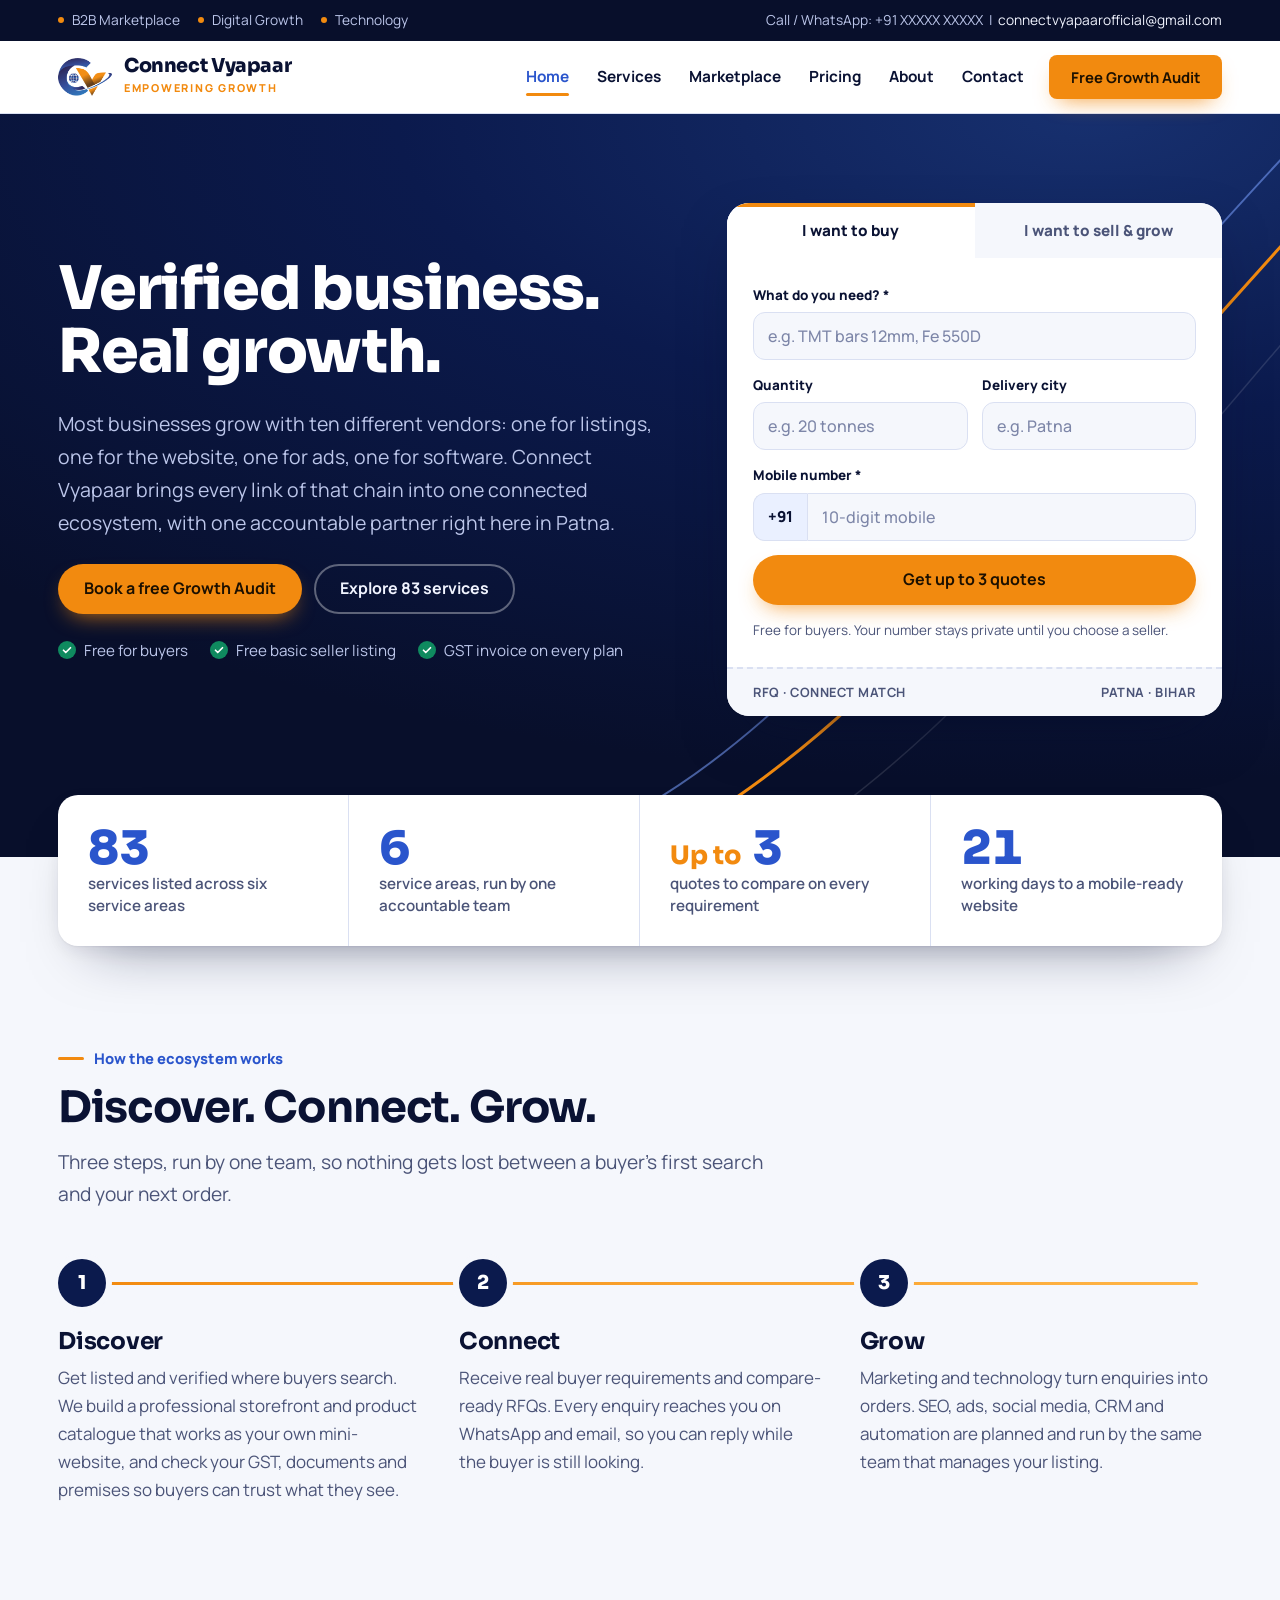
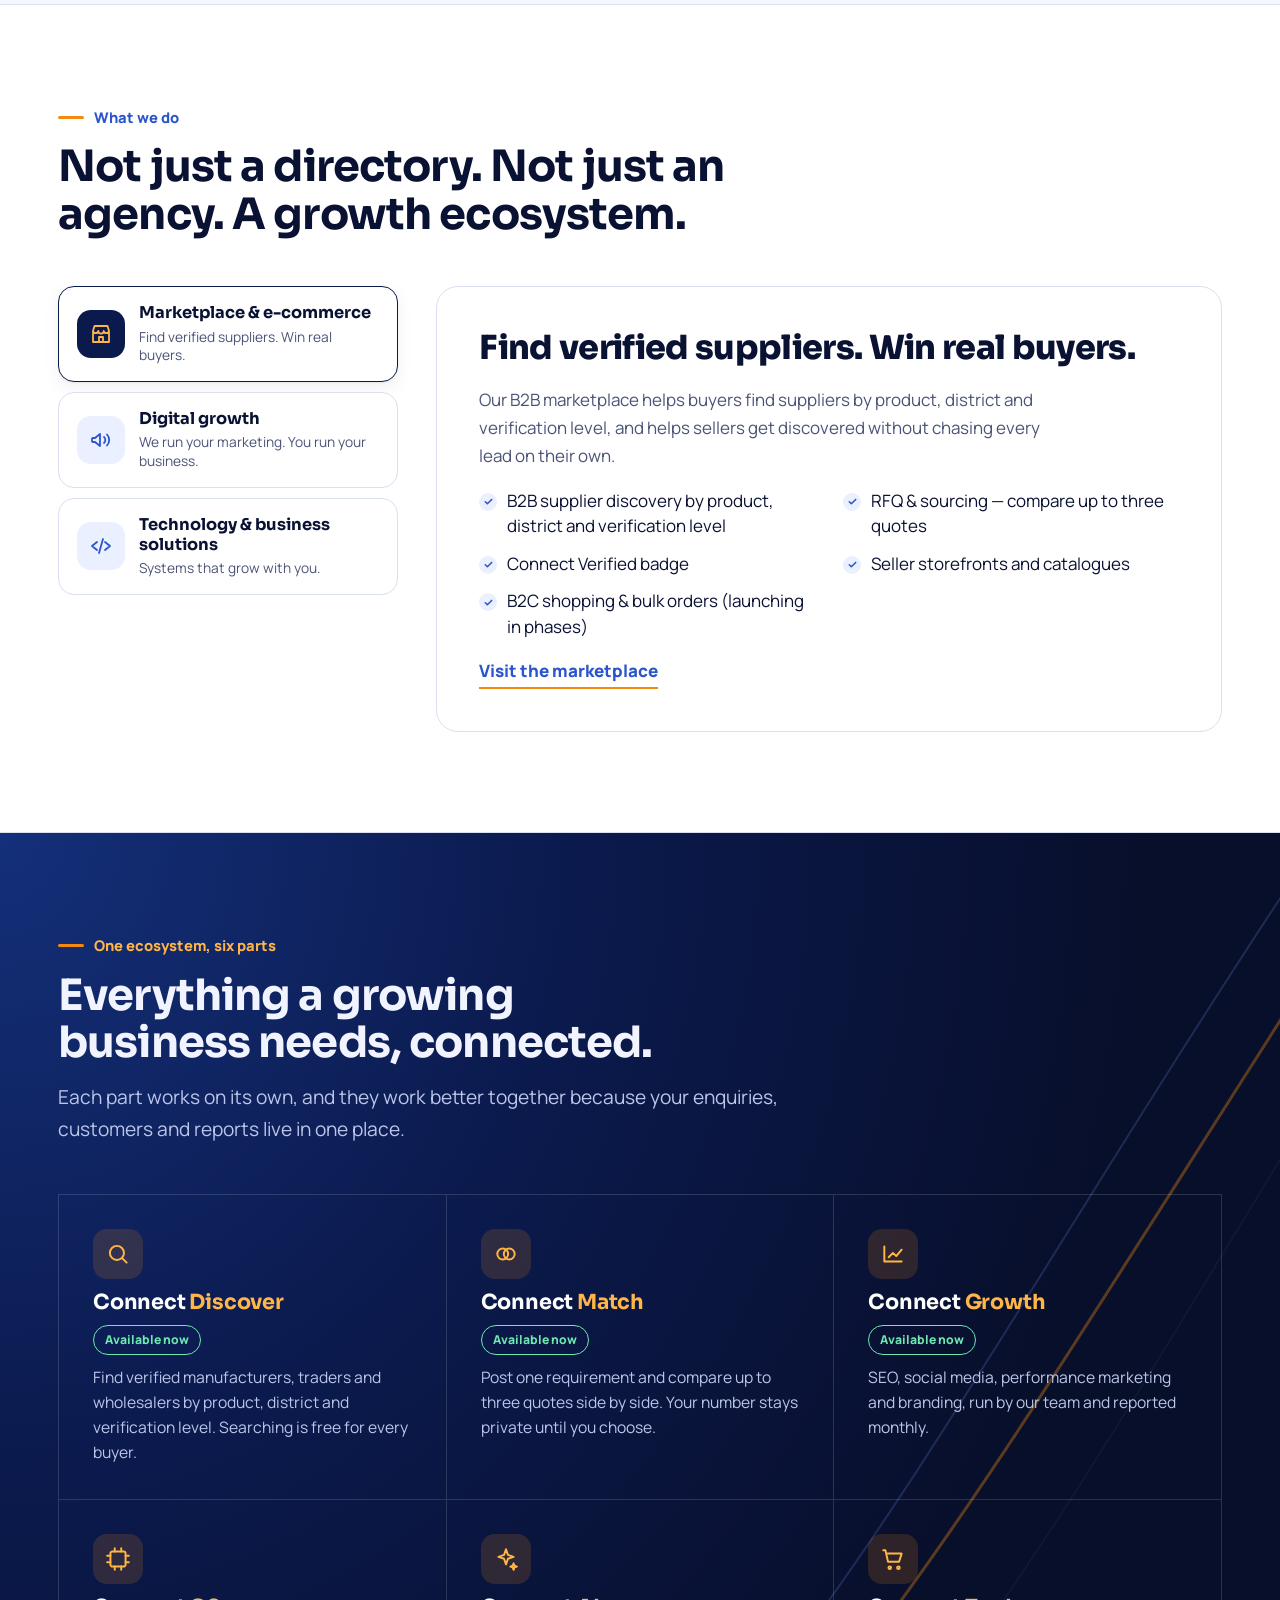
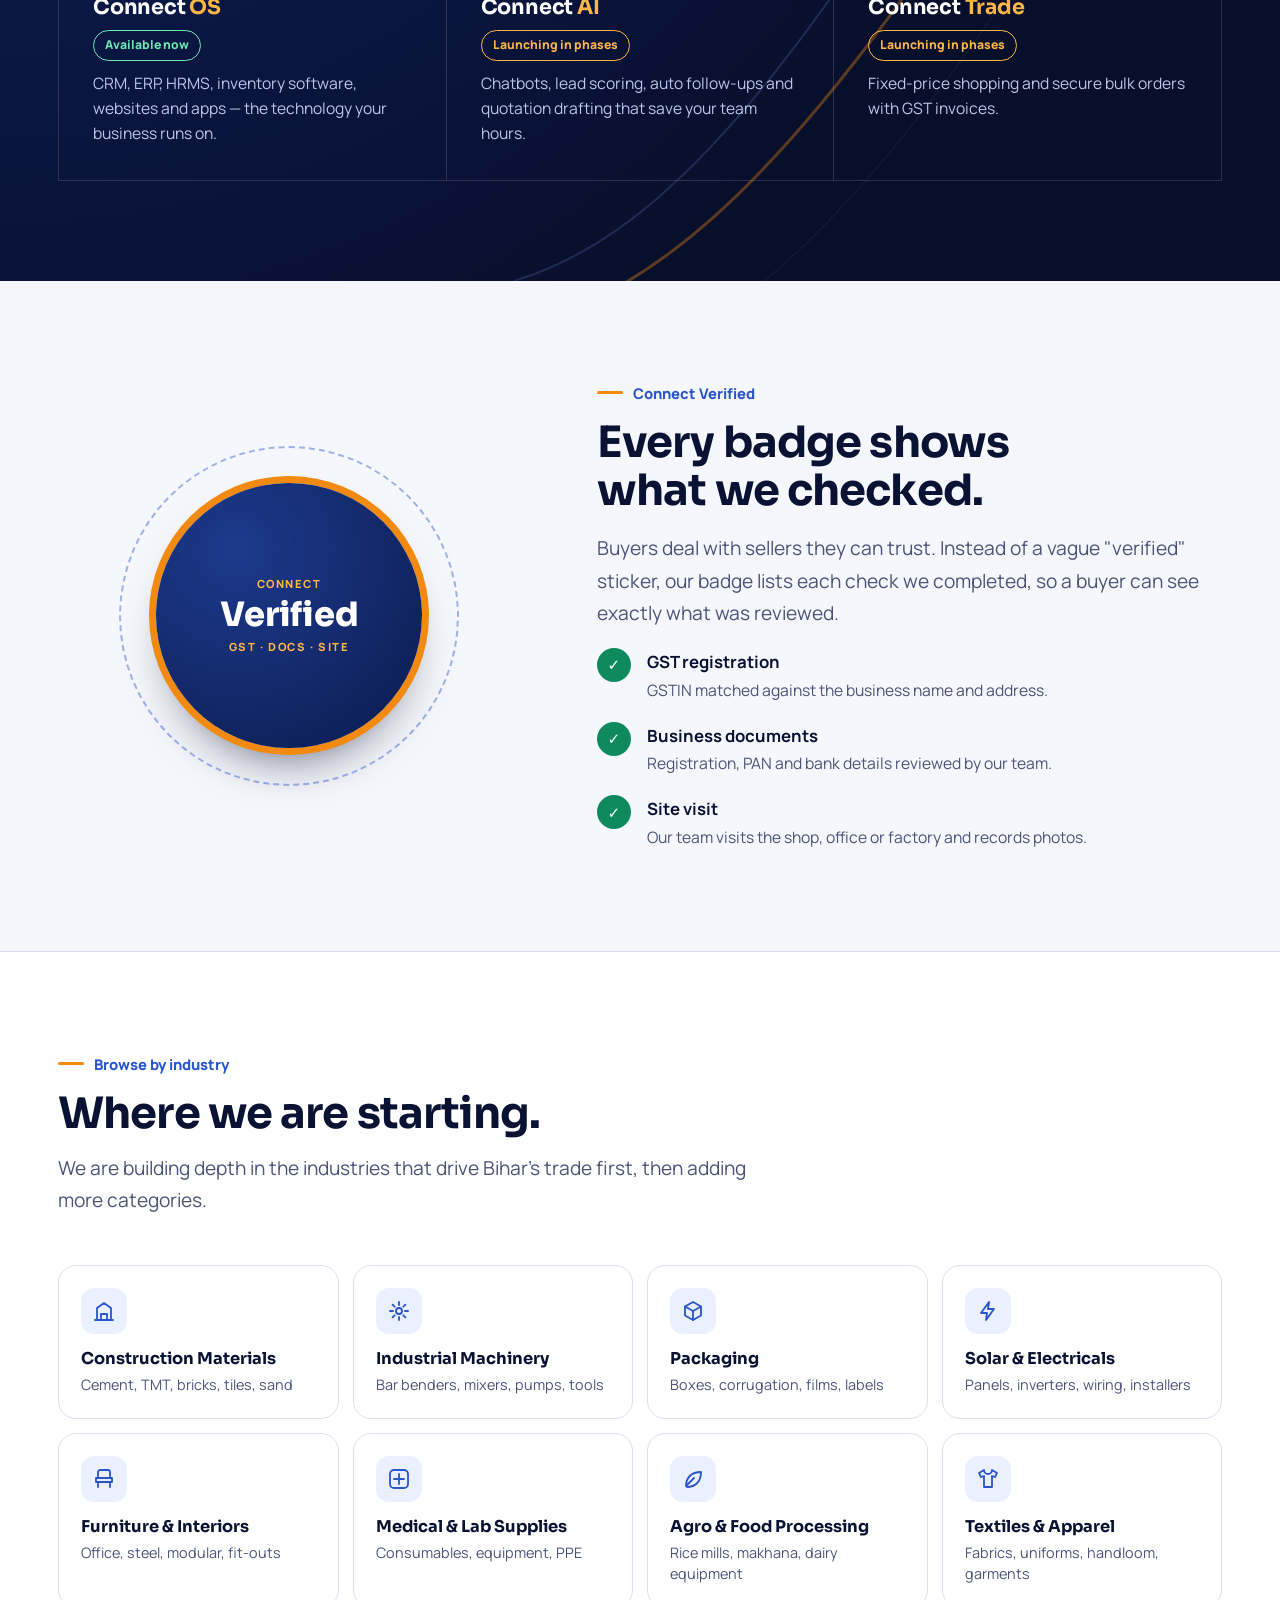
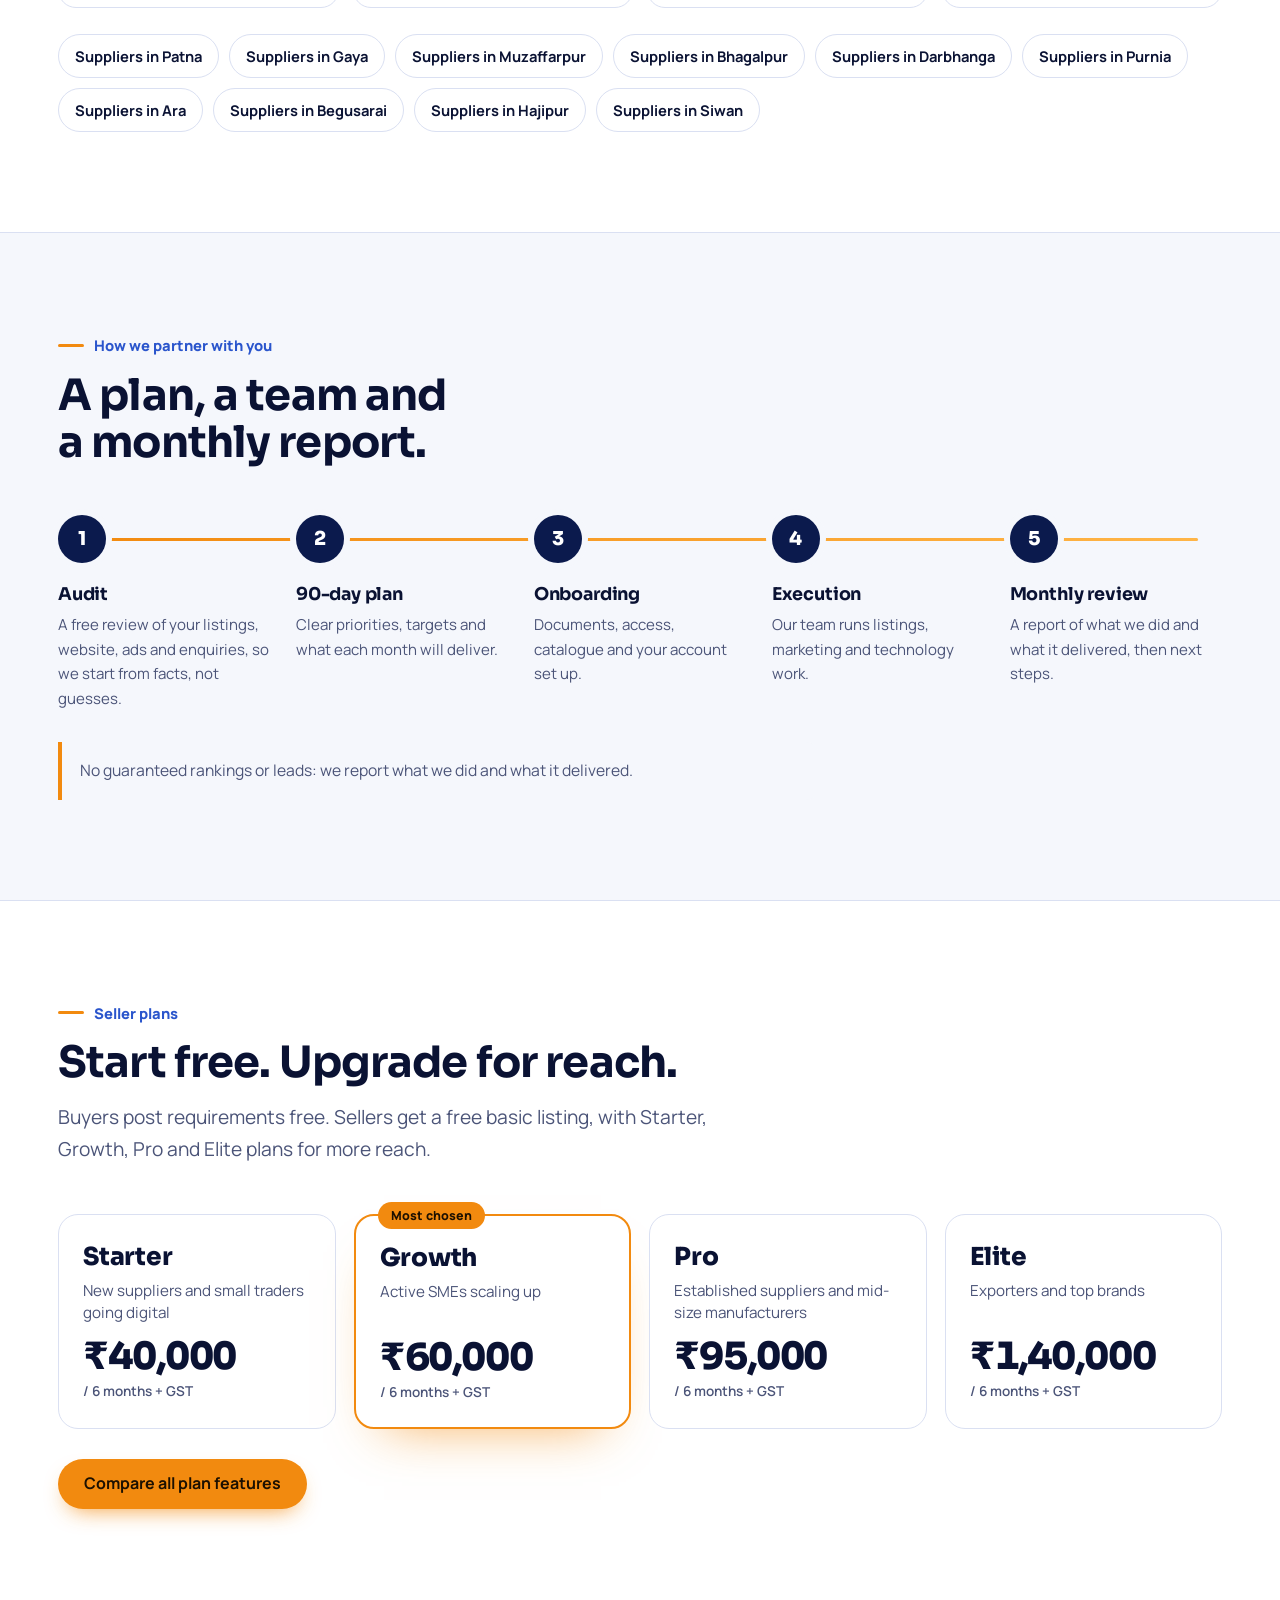
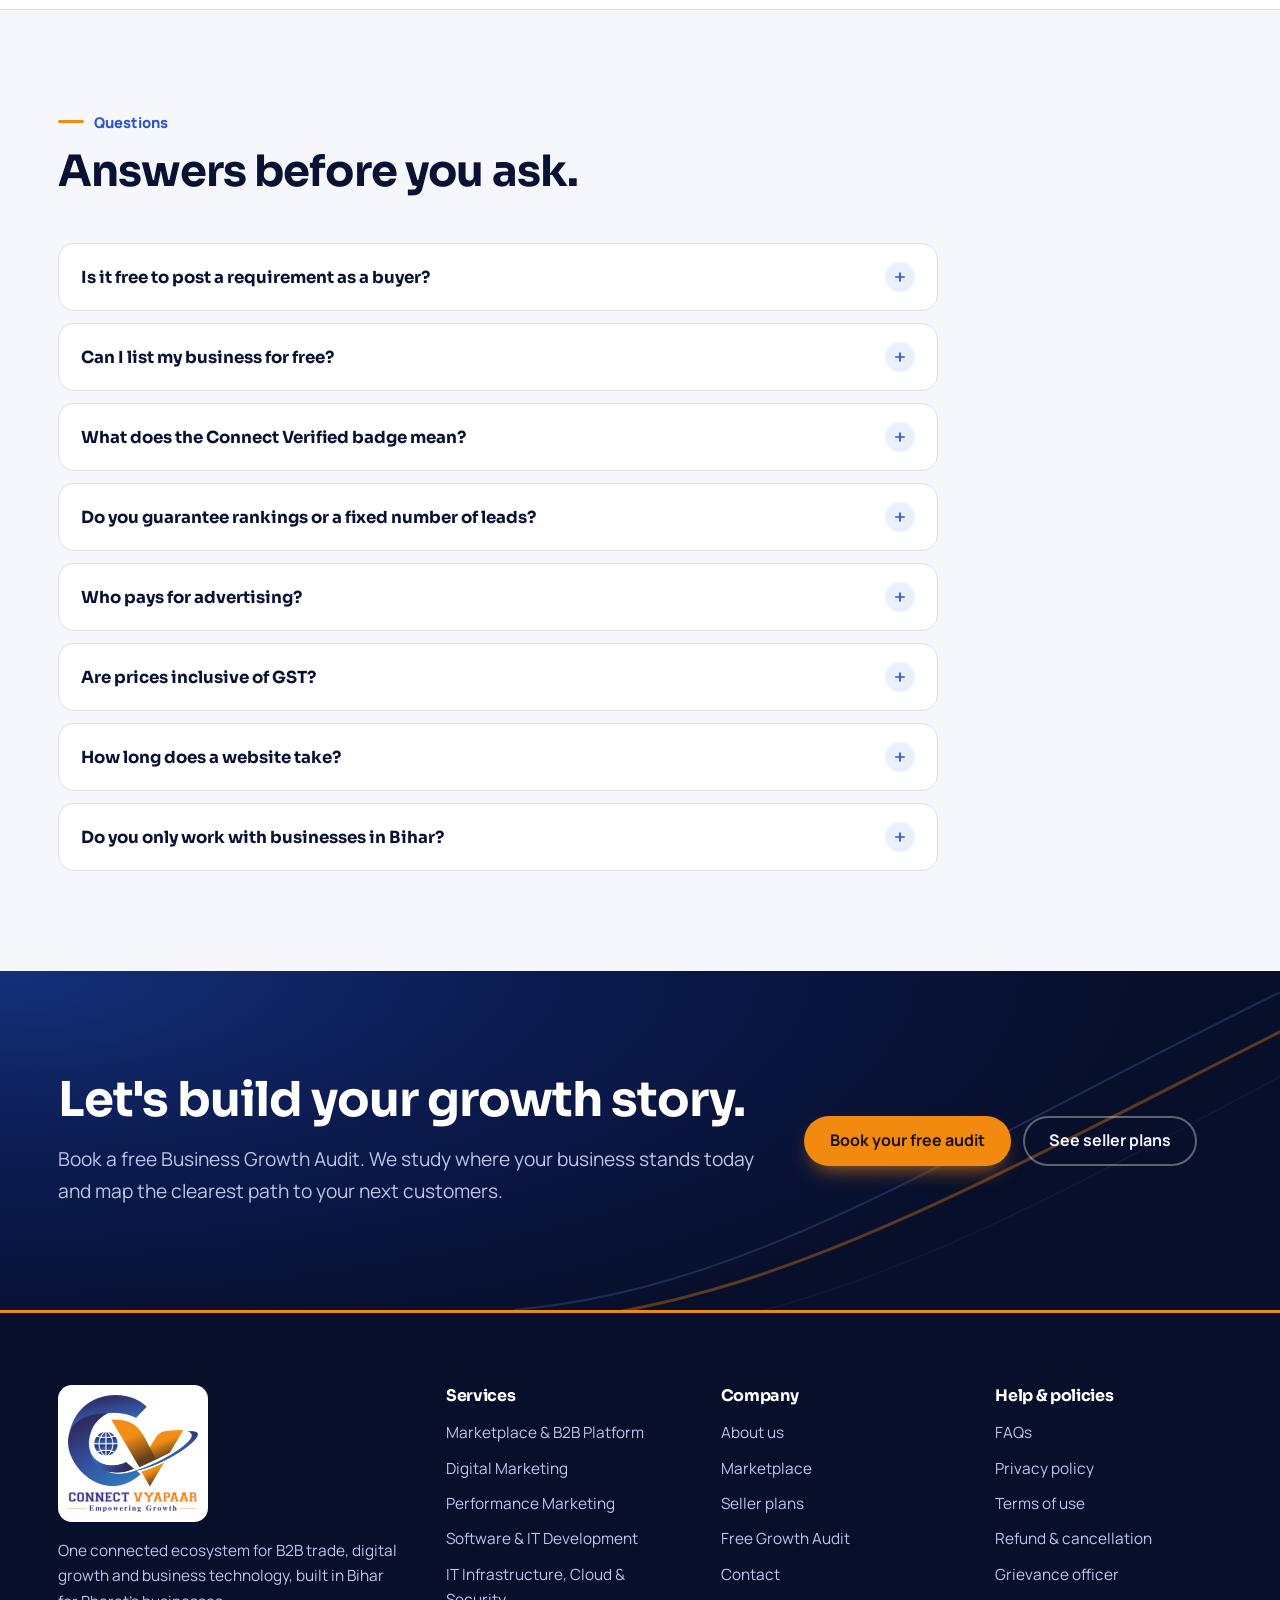
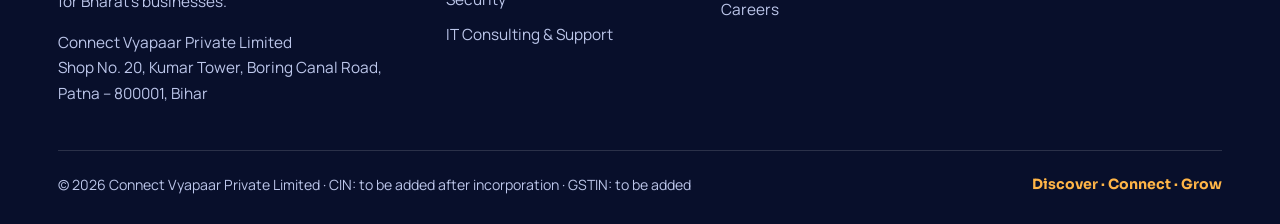
<file: index.html>
<!doctype html>
<html lang="en">
<head>
<meta charset="utf-8">
<meta name="viewport" content="width=device-width, initial-scale=1, viewport-fit=cover">
<title>Connect Vyapaar — Verified B2B Marketplace, Digital Marketing & IT Solutions</title>
<meta name="description" content="Connect Vyapaar — verified B2B marketplace, digital marketing and business technology for MSMEs, from Patna, Bihar.">
<meta name="theme-color" content="#0B1A4D">
<link rel="icon" href="favicon.png">
<link rel="apple-touch-icon" href="logo-mark.png">
<link rel="preconnect" href="https://fonts.googleapis.com"><link rel="preconnect" href="https://fonts.gstatic.com" crossorigin>
<link rel="stylesheet" href="https://fonts.googleapis.com/css2?family=Manrope:wght@400;500;600;700;800&family=Sora:wght@600;700;800&display=swap">
<link rel="stylesheet" href="style.css">
<meta property="og:type" content="website">
<meta property="og:title" content="Connect Vyapaar — Verified B2B Marketplace, Digital Marketing & IT Solutions">
<meta property="og:description" content="Connect Vyapaar — verified B2B marketplace, digital marketing and business technology for MSMEs, from Patna, Bihar.">
<meta property="og:image" content="logo.png">
<script>document.documentElement.classList.add("js")</script>
<script type="application/ld+json">{"@context":"https://schema.org","@type":"Organization","name":"Connect Vyapaar Private Limited","alternateName":"Connect Vyapaar","url":"https://www.connectvyapaar.com","logo":"https://www.connectvyapaar.com/logo.png","email":"connectvyapaarofficial@gmail.com","slogan":"Empowering Growth","address":{"@type":"PostalAddress","streetAddress":"Shop No. 20, Kumar Tower, Boring Canal Road","addressLocality":"Patna","postalCode":"800001","addressRegion":"Bihar","addressCountry":"IN"}}</script>
</head>
<body>
<a class="skip" href="#main">Skip to content</a>
<div class="topbar"><div class="wrap">
<div class="tags"><span>B2B Marketplace</span><span>Digital Growth</span><span>Technology</span></div>
<span>Call / WhatsApp: +91 XXXXX XXXXX &nbsp;|&nbsp; <a href="mailto:connectvyapaarofficial@gmail.com">connectvyapaarofficial@gmail.com</a></span>
</div></div>
<header class="site-head"><div class="wrap">
<a class="brand" href="index.html" aria-label="Connect Vyapaar home"><img src="logo-mark.png" alt="" width="54" height="38"><span><b>Connect Vyapaar</b><small>Empowering Growth</small></span></a>
<button class="menu-btn" aria-expanded="false" aria-controls="nav" aria-label="Menu"><i></i><span>Menu</span></button>
<nav class="nav" id="nav" aria-label="Main"><a href="index.html" aria-current="page">Home</a><a href="services.html">Services</a><a href="marketplace.html">Marketplace</a><a href="pricing.html">Pricing</a><a href="about.html">About</a><a href="contact.html">Contact</a><a class="btn btn-primary" href="contact.html#audit">Free Growth Audit</a></nav>
</div></header>
<main id="main">

<section class="hero on-navy"><svg class="orbit-bg" viewBox="0 0 1440 700" preserveAspectRatio="none" aria-hidden="true"><path class="o3" vector-effect="non-scaling-stroke" d="M700 760 C 980 690, 1180 470, 1500 160"/><path class="o2" vector-effect="non-scaling-stroke" d="M580 700 C 860 650, 1060 380, 1500 -10"/><path class="o1" vector-effect="non-scaling-stroke" d="M640 720 C 900 660, 1120 420, 1500 70"/><circle class="orbit-dot" r="14" fill="#FFB547" opacity=".22"><animateMotion dur="11s" begin="2.2s" repeatCount="indefinite" path="M640 720 C 900 660, 1120 420, 1500 70"/></circle><circle class="orbit-dot" r="5" fill="#FFB547"><animateMotion dur="11s" begin="2.2s" repeatCount="indefinite" path="M640 720 C 900 660, 1120 420, 1500 70"/></circle></svg><div class="wrap">
<div class="hero-copy">
<div class="hero-tags"><span>B2B Marketplace</span><span>Digital Growth</span><span>Technology</span></div>
<h1>Verified business. Real growth.</h1>
<p class="lede">Most businesses grow with ten different vendors: one for listings, one for the website, one for ads, one for software. Connect Vyapaar brings every link of that chain into one connected ecosystem, with one accountable partner right here in Patna.</p>
<div class="btn-row"><a class="btn btn-primary" href="contact.html#audit">Book a free Growth Audit</a><a class="btn btn-ghost" href="services.html">Explore 83 services</a></div>
<div class="trust-row"><span>Free for buyers</span><span>Free basic seller listing</span><span>GST invoice on every plan</span></div>
</div>
<div class="ticket" data-tabs>
<div class="ticket-tabs" role="tablist" aria-label="Choose what you want to do">
<button role="tab" id="tab-buy" aria-selected="true" aria-controls="pane-buy">I want to buy</button>
<button role="tab" id="tab-sell" aria-selected="false" aria-controls="pane-sell" tabindex="-1">I want to sell &amp; grow</button>
</div>
<div id="pane-buy" role="tabpanel" aria-labelledby="tab-buy">
<form data-kind="Buyer requirement">
<div class="field"><label for="b-prod">What do you need? *</label><input id="b-prod" required placeholder="e.g. TMT bars 12mm, Fe 550D"></div>
<div class="grid-2"><div class="field"><label for="b-qty">Quantity</label><input id="b-qty" placeholder="e.g. 20 tonnes"></div>
<div class="field"><label for="b-city">Delivery city</label><input id="b-city" placeholder="e.g. Patna"></div></div>
<div class="field"><label for="b-phone">Mobile number *</label><div class="phone-in"><span>+91</span><input id="b-phone" inputmode="numeric" pattern="[0-9]{10}" maxlength="10" required placeholder="10-digit mobile"></div></div>
<button class="btn btn-primary" type="submit">Get up to 3 quotes</button>
<p class="form-note">Free for buyers. Your number stays private until you choose a seller.</p>
</form></div>
<div id="pane-sell" role="tabpanel" aria-labelledby="tab-sell" hidden>
<form data-kind="Seller listing">
<div class="field"><label for="s-biz">Business name *</label><input id="s-biz" required placeholder="e.g. Shree Ganesh Steel Furniture"></div>
<div class="grid-2"><div class="field"><label for="s-cat">Category</label><select id="s-cat"><option>Construction Materials</option><option>Industrial Machinery</option><option>Packaging</option><option>Solar &amp; Electricals</option><option>Furniture &amp; Interiors</option><option>Medical &amp; Lab Supplies</option><option>Agro &amp; Food Processing</option><option>Textiles &amp; Apparel</option><option>Other</option></select></div>
<div class="field"><label for="s-city">City</label><input id="s-city" placeholder="e.g. Muzaffarpur"></div></div>
<div class="field"><label for="s-phone">Mobile number *</label><div class="phone-in"><span>+91</span><input id="s-phone" inputmode="numeric" pattern="[0-9]{10}" maxlength="10" required placeholder="10-digit mobile"></div></div>
<button class="btn btn-primary" type="submit">List my business free</button>
<p class="form-note">Free listing. Upgrade to a plan only when you want more reach.</p>
</form></div>
<div class="stub"><span>RFQ · CONNECT MATCH</span><span>PATNA · BIHAR</span></div>
</div>
</div></section>

<section class="facts-strip" aria-label="At a glance"><div class="wrap"><div class="box" data-reveal>
<div class="fact"><b><span data-count="83">83</span></b><span>services listed across six service areas</span></div>
<div class="fact"><b><span data-count="6">6</span></b><span>service areas, run by one accountable team</span></div>
<div class="fact"><b><i>Up to</i> <span data-count="3">3</span></b><span>quotes to compare on every requirement</span></div>
<div class="fact"><b><span data-count="21">21</span></b><span>working days to a mobile-ready website</span></div>
</div></div></section>

<section><div class="wrap">
<div class="sec-head"><span class="tag">How the ecosystem works</span><h2>Discover. Connect. Grow.</h2><p class="lede">Three steps, run by one team, so nothing gets lost between a buyer's first search and your next order.</p></div>
<ol class="flow">
<li data-reveal style="--d:0.0s"><h3>Discover</h3><p>Get listed and verified where buyers search. We build a professional storefront and product catalogue that works as your own mini-website, and check your GST, documents and premises so buyers can trust what they see.</p></li>
<li data-reveal style="--d:0.08s"><h3>Connect</h3><p>Receive real buyer requirements and compare-ready RFQs. Every enquiry reaches you on WhatsApp and email, so you can reply while the buyer is still looking.</p></li>
<li data-reveal style="--d:0.16s"><h3>Grow</h3><p>Marketing and technology turn enquiries into orders. SEO, ads, social media, CRM and automation are planned and run by the same team that manages your listing.</p></li>
</ol></div></section>

<section class="band-white"><div class="wrap">
<div class="sec-head"><span class="tag">What we do</span><h2>Not just a directory. Not just an agency. A growth ecosystem.</h2></div>
<div class="pillars" data-tabs>
<div class="p-tabs" role="tablist" aria-label="What we do" aria-orientation="vertical"><button role="tab" id="t-p1" aria-selected="true" aria-controls="p1"><span class="ico"><svg viewBox="0 0 24 24" fill="none" stroke="currentColor" stroke-width="1.8" stroke-linecap="round" stroke-linejoin="round" aria-hidden="true"><path d="M4 9l1.5-5h13L20 9M4 9v11h16V9M4 9a2.7 2.7 0 005.3 0 2.7 2.7 0 005.4 0A2.7 2.7 0 0020 9M10 20v-5h4v5"/></svg></span><b>Marketplace &amp; e-commerce</b><small>Find verified suppliers. Win real buyers.</small></button><button role="tab" id="t-p2" aria-selected="false" aria-controls="p2" tabindex="-1"><span class="ico"><svg viewBox="0 0 24 24" fill="none" stroke="currentColor" stroke-width="1.8" stroke-linecap="round" stroke-linejoin="round" aria-hidden="true"><path d="M3 11v2a1 1 0 001 1h2l5 4V6L6 10H4a1 1 0 00-1 1z"/><path d="M15 9a4 4 0 010 6M18 6.5a8 8 0 010 11"/></svg></span><b>Digital growth</b><small>We run your marketing. You run your business.</small></button><button role="tab" id="t-p3" aria-selected="false" aria-controls="p3" tabindex="-1"><span class="ico"><svg viewBox="0 0 24 24" fill="none" stroke="currentColor" stroke-width="1.8" stroke-linecap="round" stroke-linejoin="round" aria-hidden="true"><path d="M8 8l-5 4 5 4M16 8l5 4-5 4M14 5l-4 14"/></svg></span><b>Technology &amp; business solutions</b><small>Systems that grow with you.</small></button></div>
<div><div class="p-panel" id="p1" role="tabpanel" aria-labelledby="t-p1"><h3>Find verified suppliers. Win real buyers.</h3><p>Our B2B marketplace helps buyers find suppliers by product, district and verification level, and helps sellers get discovered without chasing every lead on their own.</p><ul><li>B2B supplier discovery by product, district and verification level</li><li>RFQ &amp; sourcing — compare up to three quotes</li><li>Connect Verified badge</li><li>Seller storefronts and catalogues</li><li>B2C shopping &amp; bulk orders (launching in phases)</li></ul><a class="more" href="marketplace.html">Visit the marketplace</a></div><div class="p-panel" id="p2" role="tabpanel" aria-labelledby="t-p2" hidden><h3>We run your marketing. You run your business.</h3><p>Planning, content, campaigns and reporting come from one team. Ad spend is billed to your own ad account, so you always see where the money went.</p><ul><li>SEO &amp; local search, Google Business Profile</li><li>Google, Meta and LinkedIn Ads — spend billed to your own account</li><li>Social media with a reel every week</li><li>Branding, logos, catalogues and creatives</li><li>Website delivered in 21 working days</li></ul><a class="more" href="services.html#cat-B">Digital marketing services</a></div><div class="p-panel" id="p3" role="tabpanel" aria-labelledby="t-p3" hidden><h3>Systems that grow with you.</h3><p>From a first CRM to a full ERP, we build, connect and support the software your team uses every day, on infrastructure that stays secure and fast.</p><ul><li>CRM &amp; lead management</li><li>ERP, inventory &amp; HRMS</li><li>Custom software &amp; mobile apps</li><li>AI automation &amp; chatbots</li><li>Cloud, hosting &amp; cyber security</li></ul><a class="more" href="services.html#cat-D">Technology services</a></div></div>
</div></div></section>

<section class="band-navy on-navy"><svg class="orbit-bg static" viewBox="0 0 1440 700" preserveAspectRatio="none" aria-hidden="true"><path class="o3" vector-effect="non-scaling-stroke" d="M700 760 C 980 690, 1180 470, 1500 160"/><path class="o2" vector-effect="non-scaling-stroke" d="M580 700 C 860 650, 1060 380, 1500 -10"/><path class="o1" vector-effect="non-scaling-stroke" d="M640 720 C 900 660, 1120 420, 1500 70"/></svg><div class="wrap">
<div class="sec-head"><span class="tag">One ecosystem, six parts</span><h2>Everything a growing business needs, connected.</h2><p class="lede">Each part works on its own, and they work better together because your enquiries, customers and reports live in one place.</p></div>
<div class="eco"><div data-reveal style="--d:0.0s"><span class="ico"><svg viewBox="0 0 24 24" fill="none" stroke="currentColor" stroke-width="1.8" stroke-linecap="round" stroke-linejoin="round" aria-hidden="true"><circle cx="11" cy="11" r="6.5"/><path d="M20 20l-4.2-4.2"/></svg></span><div class="name">Connect <span>Discover</span></div><span class="status live">Available now</span><p>Find verified manufacturers, traders and wholesalers by product, district and verification level. Searching is free for every buyer.</p></div><div data-reveal style="--d:0.1s"><span class="ico"><svg viewBox="0 0 24 24" fill="none" stroke="currentColor" stroke-width="1.8" stroke-linecap="round" stroke-linejoin="round" aria-hidden="true"><circle cx="9" cy="12" r="5"/><circle cx="15" cy="12" r="5"/></svg></span><div class="name">Connect <span>Match</span></div><span class="status live">Available now</span><p>Post one requirement and compare up to three quotes side by side. Your number stays private until you choose.</p></div><div data-reveal style="--d:0.2s"><span class="ico"><svg viewBox="0 0 24 24" fill="none" stroke="currentColor" stroke-width="1.8" stroke-linecap="round" stroke-linejoin="round" aria-hidden="true"><path d="M4 19V5M4 19h16M8 15l4-4 3 3 5-6"/></svg></span><div class="name">Connect <span>Growth</span></div><span class="status live">Available now</span><p>SEO, social media, performance marketing and branding, run by our team and reported monthly.</p></div><div data-reveal style="--d:0.0s"><span class="ico"><svg viewBox="0 0 24 24" fill="none" stroke="currentColor" stroke-width="1.8" stroke-linecap="round" stroke-linejoin="round" aria-hidden="true"><rect x="5" y="5" width="14" height="14" rx="2"/><path d="M9 2v3M15 2v3M9 19v3M15 19v3M2 9h3M2 15h3M19 9h3M19 15h3"/></svg></span><div class="name">Connect <span>OS</span></div><span class="status live">Available now</span><p>CRM, ERP, HRMS, inventory software, websites and apps — the technology your business runs on.</p></div><div data-reveal style="--d:0.1s"><span class="ico"><svg viewBox="0 0 24 24" fill="none" stroke="currentColor" stroke-width="1.8" stroke-linecap="round" stroke-linejoin="round" aria-hidden="true"><path d="M12 3l1.8 5.2L19 10l-5.2 1.8L12 17l-1.8-5.2L5 10l5.2-1.8zM19 16l.8 2.2L22 19l-2.2.8L19 22l-.8-2.2L16 19l2.2-.8z"/></svg></span><div class="name">Connect <span>AI</span></div><span class="status phase">Launching in phases</span><p>Chatbots, lead scoring, auto follow-ups and quotation drafting that save your team hours.</p></div><div data-reveal style="--d:0.2s"><span class="ico"><svg viewBox="0 0 24 24" fill="none" stroke="currentColor" stroke-width="1.8" stroke-linecap="round" stroke-linejoin="round" aria-hidden="true"><path d="M3 4h2l2.4 10.5h10.2L20 7H7"/><circle cx="9" cy="20" r="1.2"/><circle cx="17" cy="20" r="1.2"/></svg></span><div class="name">Connect <span>Trade</span></div><span class="status phase">Launching in phases</span><p>Fixed-price shopping and secure bulk orders with GST invoices.</p></div></div>
</div></section>

<section><div class="wrap verify">
<div class="seal-wrap" data-reveal><div class="seal-ring"></div><div class="seal"><small>CONNECT</small><b>Verified</b><small>GST · DOCS · SITE</small></div></div>
<div class="stack"><div class="sec-head" style="margin:0"><span class="tag">Connect Verified</span><h2>Every badge shows what we checked.</h2></div>
<p class="lede">Buyers deal with sellers they can trust. Instead of a vague "verified" sticker, our badge lists each check we completed, so a buyer can see exactly what was reviewed.</p>
<ul class="checklist">
<li><span class="tick">✓</span><div><b>GST registration</b><p>GSTIN matched against the business name and address.</p></div></li>
<li><span class="tick">✓</span><div><b>Business documents</b><p>Registration, PAN and bank details reviewed by our team.</p></div></li>
<li><span class="tick">✓</span><div><b>Site visit</b><p>Our team visits the shop, office or factory and records photos.</p></div></li>
</ul></div>
</div></section>

<section class="band-white" id="categories"><div class="wrap">
<div class="sec-head"><span class="tag">Browse by industry</span><h2>Where we are starting.</h2><p class="lede">We are building depth in the industries that drive Bihar's trade first, then adding more categories.</p></div>
<div class="cats"><a class="cat" data-reveal style="--d:0.0s" href="marketplace.html#categories"><span class="ico"><svg viewBox="0 0 24 24" fill="none" stroke="currentColor" stroke-width="1.8" stroke-linecap="round" stroke-linejoin="round" aria-hidden="true"><path d="M3 21h18M5 21V9l7-5 7 5v12M9 21v-6h6v6"/></svg></span><b>Construction Materials</b><small>Cement, TMT, bricks, tiles, sand</small></a><a class="cat" data-reveal style="--d:0.07s" href="marketplace.html#categories"><span class="ico"><svg viewBox="0 0 24 24" fill="none" stroke="currentColor" stroke-width="1.8" stroke-linecap="round" stroke-linejoin="round" aria-hidden="true"><circle cx="12" cy="12" r="3"/><path d="M12 3v3M12 18v3M3 12h3M18 12h3M5.6 5.6l2.1 2.1M16.3 16.3l2.1 2.1M18.4 5.6l-2.1 2.1M7.7 16.3l-2.1 2.1"/></svg></span><b>Industrial Machinery</b><small>Bar benders, mixers, pumps, tools</small></a><a class="cat" data-reveal style="--d:0.14s" href="marketplace.html#categories"><span class="ico"><svg viewBox="0 0 24 24" fill="none" stroke="currentColor" stroke-width="1.8" stroke-linecap="round" stroke-linejoin="round" aria-hidden="true"><path d="M12 3l8 4.5v9L12 21l-8-4.5v-9z"/><path d="M4 7.5l8 4.5 8-4.5M12 12v9"/></svg></span><b>Packaging</b><small>Boxes, corrugation, films, labels</small></a><a class="cat" data-reveal style="--d:0.21s" href="marketplace.html#categories"><span class="ico"><svg viewBox="0 0 24 24" fill="none" stroke="currentColor" stroke-width="1.8" stroke-linecap="round" stroke-linejoin="round" aria-hidden="true"><path d="M13 3L5 14h6l-1 7 8-11h-6z"/></svg></span><b>Solar &amp; Electricals</b><small>Panels, inverters, wiring, installers</small></a><a class="cat" data-reveal style="--d:0.0s" href="marketplace.html#categories"><span class="ico"><svg viewBox="0 0 24 24" fill="none" stroke="currentColor" stroke-width="1.8" stroke-linecap="round" stroke-linejoin="round" aria-hidden="true"><path d="M6 11V5a2 2 0 012-2h8a2 2 0 012 2v6M4 11h16v4H4zM6 15v5M18 15v5"/></svg></span><b>Furniture &amp; Interiors</b><small>Office, steel, modular, fit-outs</small></a><a class="cat" data-reveal style="--d:0.07s" href="marketplace.html#categories"><span class="ico"><svg viewBox="0 0 24 24" fill="none" stroke="currentColor" stroke-width="1.8" stroke-linecap="round" stroke-linejoin="round" aria-hidden="true"><rect x="3" y="3" width="18" height="18" rx="4"/><path d="M12 7v10M7 12h10"/></svg></span><b>Medical &amp; Lab Supplies</b><small>Consumables, equipment, PPE</small></a><a class="cat" data-reveal style="--d:0.14s" href="marketplace.html#categories"><span class="ico"><svg viewBox="0 0 24 24" fill="none" stroke="currentColor" stroke-width="1.8" stroke-linecap="round" stroke-linejoin="round" aria-hidden="true"><path d="M5 19c0-8 5-14 15-14 0 10-6 15-14 15M5 19l8-8"/></svg></span><b>Agro &amp; Food Processing</b><small>Rice mills, makhana, dairy equipment</small></a><a class="cat" data-reveal style="--d:0.21s" href="marketplace.html#categories"><span class="ico"><svg viewBox="0 0 24 24" fill="none" stroke="currentColor" stroke-width="1.8" stroke-linecap="round" stroke-linejoin="round" aria-hidden="true"><path d="M8 3l-5 3 2 4 3-1v11h8V9l3 1 2-4-5-3a4 4 0 01-8 0z"/></svg></span><b>Textiles &amp; Apparel</b><small>Fabrics, uniforms, handloom, garments</small></a></div>
<div style="margin-top:26px"><div class="chips"><a class="chip" href="marketplace.html">Suppliers in Patna</a><a class="chip" href="marketplace.html">Suppliers in Gaya</a><a class="chip" href="marketplace.html">Suppliers in Muzaffarpur</a><a class="chip" href="marketplace.html">Suppliers in Bhagalpur</a><a class="chip" href="marketplace.html">Suppliers in Darbhanga</a><a class="chip" href="marketplace.html">Suppliers in Purnia</a><a class="chip" href="marketplace.html">Suppliers in Ara</a><a class="chip" href="marketplace.html">Suppliers in Begusarai</a><a class="chip" href="marketplace.html">Suppliers in Hajipur</a><a class="chip" href="marketplace.html">Suppliers in Siwan</a></div></div>
</div></section>

<section><div class="wrap">
<div class="sec-head"><span class="tag">How we partner with you</span><h2>A plan, a team and a monthly report.</h2></div>
<ol class="flow five"><li data-reveal style="--d:0.0s"><h3>Audit</h3><p>A free review of your listings, website, ads and enquiries, so we start from facts, not guesses.</p></li><li data-reveal style="--d:0.1s"><h3>90-day plan</h3><p>Clear priorities, targets and what each month will deliver.</p></li><li data-reveal style="--d:0.2s"><h3>Onboarding</h3><p>Documents, access, catalogue and your account set up.</p></li><li data-reveal style="--d:0.3s"><h3>Execution</h3><p>Our team runs listings, marketing and technology work.</p></li><li data-reveal style="--d:0.4s"><h3>Monthly review</h3><p>A report of what we did and what it delivered, then next steps.</p></li></ol>
<p class="fineprint">No guaranteed rankings or leads: we report what we did and what it delivered.</p>
</div></section>

<section class="band-white"><div class="wrap">
<div class="sec-head"><span class="tag">Seller plans</span><h2>Start free. Upgrade for reach.</h2><p class="lede">Buyers post requirements free. Sellers get a free basic listing, with Starter, Growth, Pro and Elite plans for more reach.</p></div>
<div class="plans"><div class="plan compact" data-reveal style="--d:0.0s"><h3>Starter</h3><p class="for">New suppliers and small traders going digital</p><p class="price">₹40,000 <small>/ 6 months + GST</small></p></div><div class="plan compact featured" data-reveal style="--d:0.09s"><span class="flag">Most chosen</span><h3>Growth</h3><p class="for">Active SMEs scaling up</p><p class="price">₹60,000 <small>/ 6 months + GST</small></p></div><div class="plan compact" data-reveal style="--d:0.18s"><h3>Pro</h3><p class="for">Established suppliers and mid-size manufacturers</p><p class="price">₹95,000 <small>/ 6 months + GST</small></p></div><div class="plan compact" data-reveal style="--d:0.27s"><h3>Elite</h3><p class="for">Exporters and top brands</p><p class="price">₹1,40,000 <small>/ 6 months + GST</small></p></div></div>
<div class="btn-row" style="margin-top:30px"><a class="btn btn-primary" href="pricing.html">Compare all plan features</a></div>
</div></section>

<section id="faq"><div class="wrap"><div class="sec-head"><span class="tag">Questions</span><h2>Answers before you ask.</h2></div><div class="faq"><details><summary>Is it free to post a requirement as a buyer?</summary><div class="ans"><p>Yes. Buyers post requirements free. We match your requirement with suitable sellers and you can compare up to three quotes side by side. Your phone number stays private until you choose to share it.</p></div></details><details><summary>Can I list my business for free?</summary><div class="ans"><p>Yes. Every seller can create a free basic listing. Starter, Growth, Pro and Elite plans add more products, better search placement, a verified badge, marketing and an account manager.</p></div></details><details><summary>What does the Connect Verified badge mean?</summary><div class="ans"><p>The badge shows exactly what we checked: your GST registration, business documents and a visit to your premises. Buyers can see which checks were completed.</p></div></details><details><summary>Do you guarantee rankings or a fixed number of leads?</summary><div class="ans"><p>No. Nobody can honestly guarantee search rankings or lead numbers. We commit to the work in your plan and send a report every month showing what we did and what it delivered.</p></div></details><details><summary>Who pays for advertising?</summary><div class="ans"><p>Ad spend on Google, Meta and LinkedIn is billed directly to your own ad account, so you always see exactly where the money went. Our fee covers planning and management.</p></div></details><details><summary>Are prices inclusive of GST?</summary><div class="ans"><p>Plan prices are shown before GST. 18% GST is added on the invoice, and registered businesses can claim input tax credit.</p></div></details><details><summary>How long does a website take?</summary><div class="ans"><p>A standard mobile-ready business website is delivered in 21 working days after we receive your content and approvals.</p></div></details><details><summary>Do you only work with businesses in Bihar?</summary><div class="ans"><p>We started in Patna and focus on Bihar first, but we work with businesses across India, and the marketplace is open to buyers from anywhere.</p></div></details></div></div></section>
<section class="band-navy cta-band on-navy"><svg class="orbit-bg static" viewBox="0 0 1440 700" preserveAspectRatio="none" aria-hidden="true"><path class="o3" vector-effect="non-scaling-stroke" d="M700 760 C 980 690, 1180 470, 1500 160"/><path class="o2" vector-effect="non-scaling-stroke" d="M580 700 C 860 650, 1060 380, 1500 -10"/><path class="o1" vector-effect="non-scaling-stroke" d="M640 720 C 900 660, 1120 420, 1500 70"/></svg><div class="wrap">
<div class="stack"><h2>Let's build your growth story.</h2>
<p class="lede">Book a free Business Growth Audit. We study where your business stands today and map the clearest path to your next customers.</p></div>
<div class="btn-row"><a class="btn btn-primary" href="contact.html#audit">Book your free audit</a><a class="btn btn-ghost" href="pricing.html">See seller plans</a></div>
</div></section>
</main>
<footer class="site-foot">
<svg class="foot-curve" viewBox="0 0 1440 60" preserveAspectRatio="none" aria-hidden="true"><path fill="currentColor" d="M0 60V38C240 4 520 -6 800 14s460 30 640 6V60Z"/></svg>
<div class="wrap main">
<div class="foot-grid">
<div class="foot-brand"><img src="logo.png" alt="Connect Vyapaar — Empowering Growth" width="150" height="135">
<p>One connected ecosystem for B2B trade, digital growth and business technology, built in Bihar for Bharat's businesses.</p>
<p>Connect Vyapaar Private Limited<br>Shop No. 20, Kumar Tower, Boring Canal Road, Patna – 800001, Bihar</p></div>
<div><h4>Services</h4><ul><li><a href="services.html#cat-A">Marketplace &amp; B2B Platform</a></li><li><a href="services.html#cat-B">Digital Marketing</a></li><li><a href="services.html#cat-C">Performance Marketing</a></li><li><a href="services.html#cat-D">Software &amp; IT Development</a></li><li><a href="services.html#cat-E">IT Infrastructure, Cloud &amp; Security</a></li><li><a href="services.html#cat-F">IT Consulting &amp; Support</a></li></ul></div>
<div><h4>Company</h4><ul><li><a href="about.html">About us</a></li><li><a href="marketplace.html">Marketplace</a></li><li><a href="pricing.html">Seller plans</a></li><li><a href="contact.html#audit">Free Growth Audit</a></li><li><a href="contact.html">Contact</a></li><li><a href="about.html#careers">Careers</a></li></ul></div>
<div><h4>Help &amp; policies</h4><ul><li><a href="index.html#faq">FAQs</a></li><li><a href="legal.html#privacy">Privacy policy</a></li><li><a href="legal.html#terms">Terms of use</a></li><li><a href="legal.html#refund">Refund &amp; cancellation</a></li><li><a href="legal.html#grievance">Grievance officer</a></li></ul></div>
</div>
<div class="foot-base"><span>© 2026 Connect Vyapaar Private Limited · CIN: to be added after incorporation · GSTIN: to be added</span><span class="motto">Discover · Connect · Grow</span></div>
</div></footer>
<script src="main.js"></script>
</body>
</html>
</file>
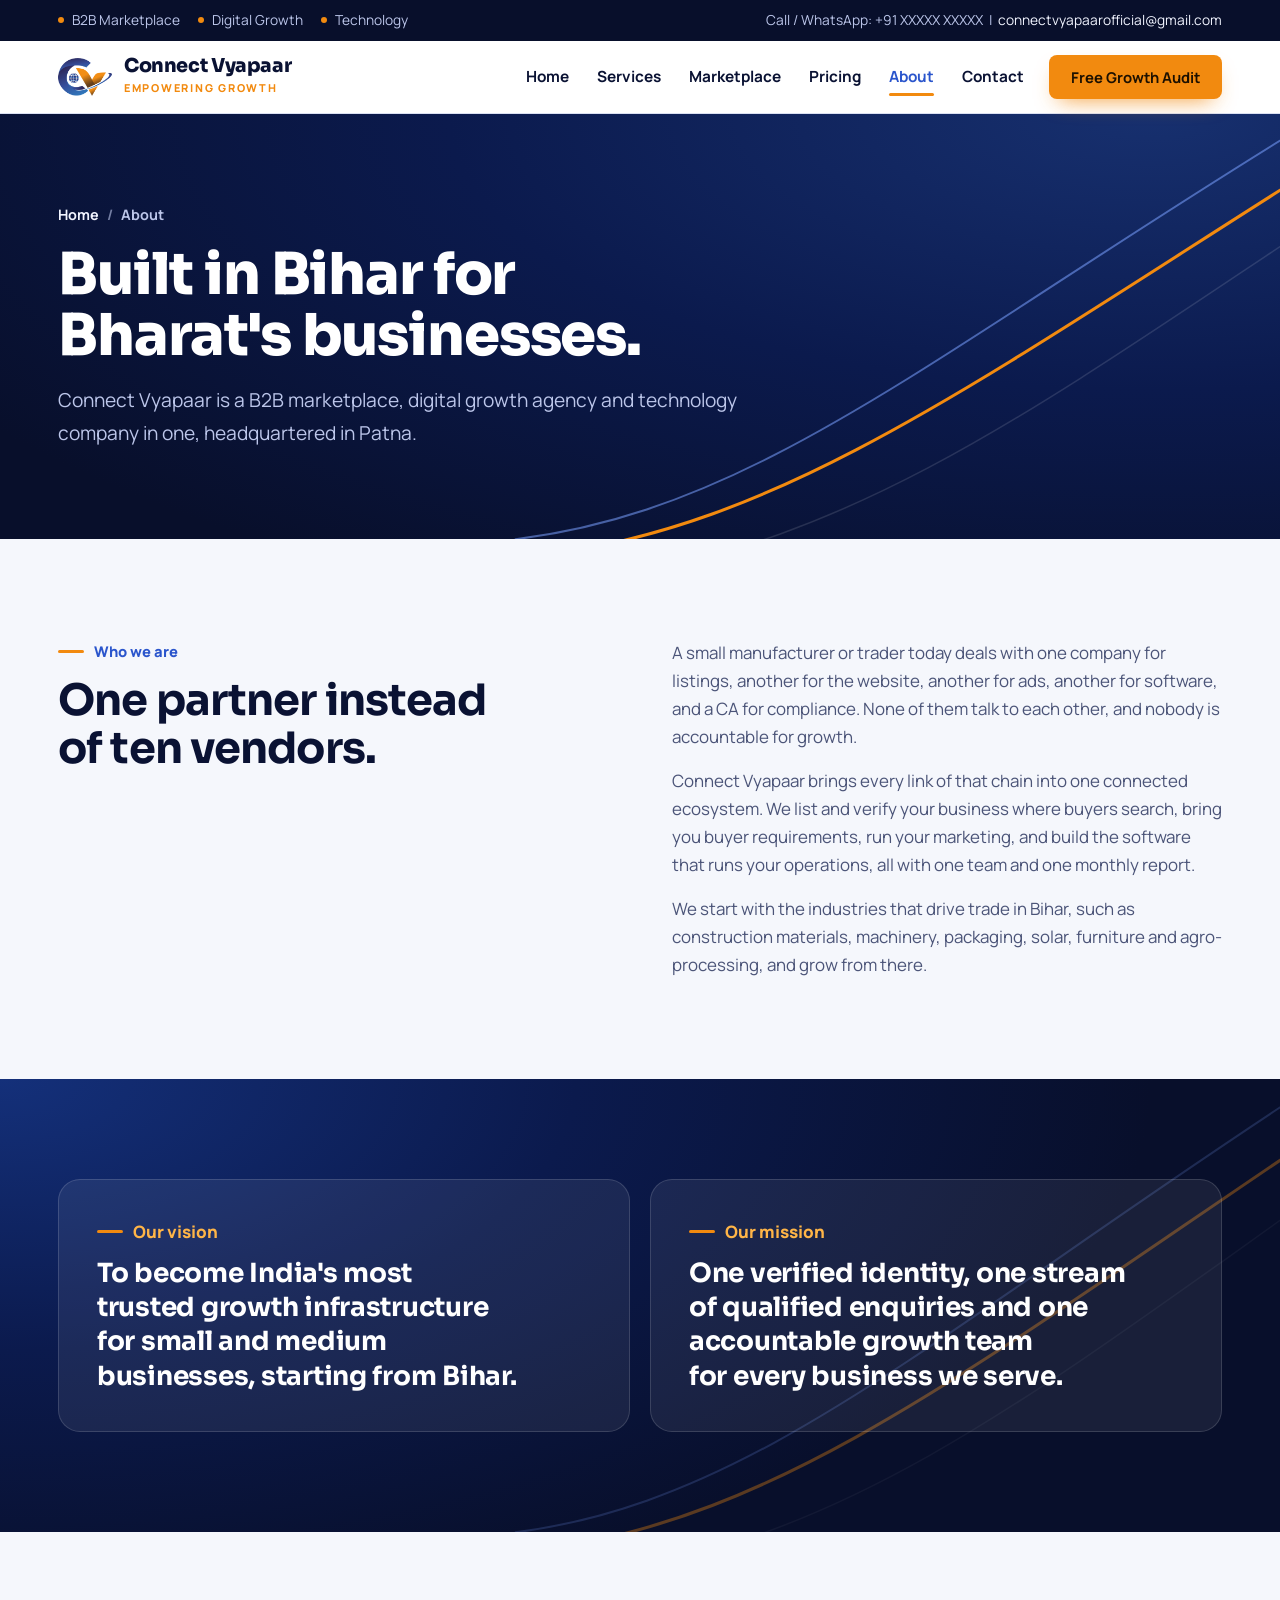
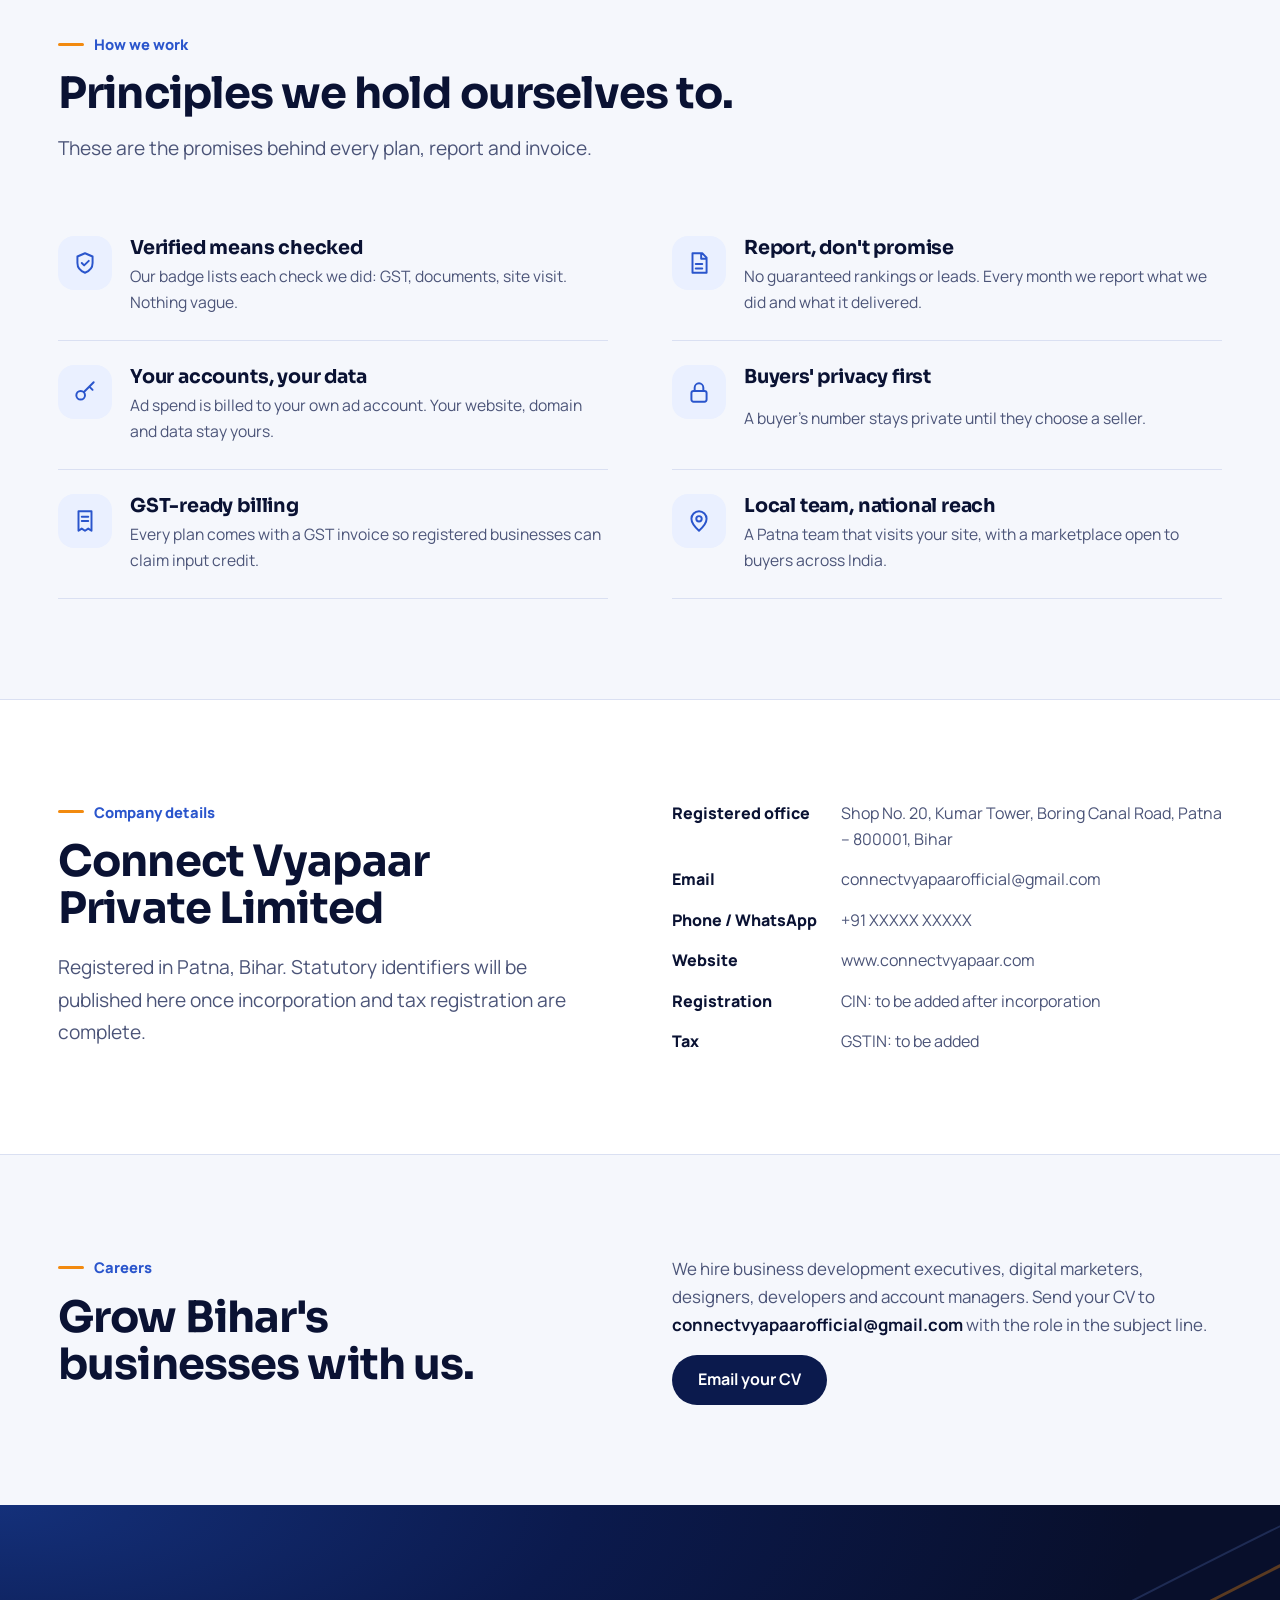
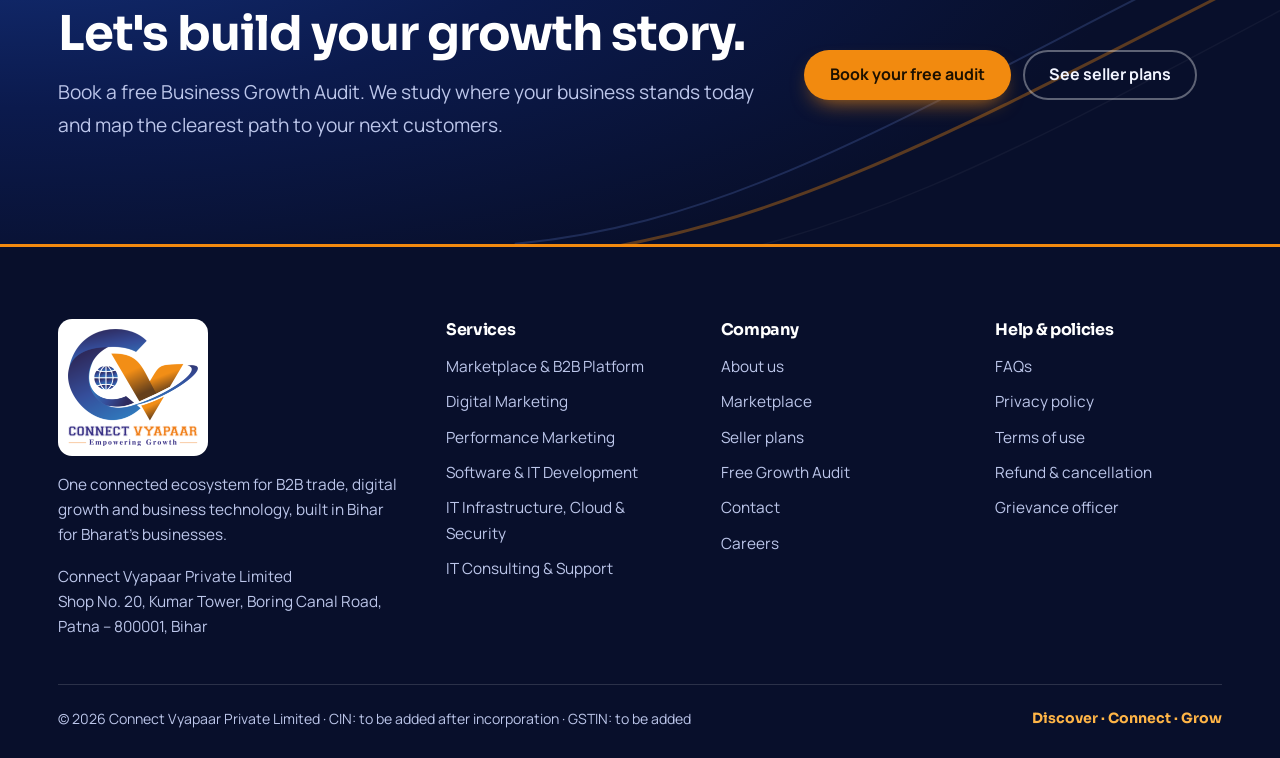
<file: about.html>
<!doctype html>
<html lang="en">
<head>
<meta charset="utf-8">
<meta name="viewport" content="width=device-width, initial-scale=1, viewport-fit=cover">
<title>About | Connect Vyapaar</title>
<meta name="description" content="Connect Vyapaar Private Limited — growth ecosystem for small and medium businesses, built in Bihar.">
<meta name="theme-color" content="#0B1A4D">
<link rel="icon" href="favicon.png">
<link rel="apple-touch-icon" href="logo-mark.png">
<link rel="preconnect" href="https://fonts.googleapis.com"><link rel="preconnect" href="https://fonts.gstatic.com" crossorigin>
<link rel="stylesheet" href="https://fonts.googleapis.com/css2?family=Manrope:wght@400;500;600;700;800&family=Sora:wght@600;700;800&display=swap">
<link rel="stylesheet" href="style.css">
<meta property="og:type" content="website">
<meta property="og:title" content="About | Connect Vyapaar">
<meta property="og:description" content="Connect Vyapaar Private Limited — growth ecosystem for small and medium businesses, built in Bihar.">
<meta property="og:image" content="logo.png">
<script>document.documentElement.classList.add("js")</script>
<script type="application/ld+json">{"@context":"https://schema.org","@type":"Organization","name":"Connect Vyapaar Private Limited","alternateName":"Connect Vyapaar","url":"https://www.connectvyapaar.com","logo":"https://www.connectvyapaar.com/logo.png","email":"connectvyapaarofficial@gmail.com","slogan":"Empowering Growth","address":{"@type":"PostalAddress","streetAddress":"Shop No. 20, Kumar Tower, Boring Canal Road","addressLocality":"Patna","postalCode":"800001","addressRegion":"Bihar","addressCountry":"IN"}}</script>
</head>
<body>
<a class="skip" href="#main">Skip to content</a>
<div class="topbar"><div class="wrap">
<div class="tags"><span>B2B Marketplace</span><span>Digital Growth</span><span>Technology</span></div>
<span>Call / WhatsApp: +91 XXXXX XXXXX &nbsp;|&nbsp; <a href="mailto:connectvyapaarofficial@gmail.com">connectvyapaarofficial@gmail.com</a></span>
</div></div>
<header class="site-head"><div class="wrap">
<a class="brand" href="index.html" aria-label="Connect Vyapaar home"><img src="logo-mark.png" alt="" width="54" height="38"><span><b>Connect Vyapaar</b><small>Empowering Growth</small></span></a>
<button class="menu-btn" aria-expanded="false" aria-controls="nav" aria-label="Menu"><i></i><span>Menu</span></button>
<nav class="nav" id="nav" aria-label="Main"><a href="index.html">Home</a><a href="services.html">Services</a><a href="marketplace.html">Marketplace</a><a href="pricing.html">Pricing</a><a href="about.html" aria-current="page">About</a><a href="contact.html">Contact</a><a class="btn btn-primary" href="contact.html#audit">Free Growth Audit</a></nav>
</div></header>
<main id="main">
<section class="page-hero on-navy"><svg class="orbit-bg" viewBox="0 0 1440 700" preserveAspectRatio="none" aria-hidden="true"><path class="o3" vector-effect="non-scaling-stroke" d="M700 760 C 980 690, 1180 470, 1500 160"/><path class="o2" vector-effect="non-scaling-stroke" d="M580 700 C 860 650, 1060 380, 1500 -10"/><path class="o1" vector-effect="non-scaling-stroke" d="M640 720 C 900 660, 1120 420, 1500 70"/></svg><div class="wrap">
<nav class="crumbs" aria-label="Breadcrumb"><a href="index.html">Home</a><span>About</span></nav>
<h1>Built in Bihar for Bharat's businesses.</h1><p class="lede">Connect Vyapaar is a B2B marketplace, digital growth agency and technology company in one, headquartered in Patna.</p></div></section>

<section><div class="wrap split">
<div class="stack"><div class="sec-head" style="margin:0"><span class="tag">Who we are</span><h2>One partner instead of ten vendors.</h2></div></div>
<div class="prose"><p>A small manufacturer or trader today deals with one company for listings, another for the website, another for ads, another for software, and a CA for compliance. None of them talk to each other, and nobody is accountable for growth.</p>
<p>Connect Vyapaar brings every link of that chain into one connected ecosystem. We list and verify your business where buyers search, bring you buyer requirements, run your marketing, and build the software that runs your operations, all with one team and one monthly report.</p>
<p>We start with the industries that drive trade in Bihar, such as construction materials, machinery, packaging, solar, furniture and agro-processing, and grow from there.</p></div>
</div></section>

<section class="band-navy on-navy"><svg class="orbit-bg static" viewBox="0 0 1440 700" preserveAspectRatio="none" aria-hidden="true"><path class="o3" vector-effect="non-scaling-stroke" d="M700 760 C 980 690, 1180 470, 1500 160"/><path class="o2" vector-effect="non-scaling-stroke" d="M580 700 C 860 650, 1060 380, 1500 -10"/><path class="o1" vector-effect="non-scaling-stroke" d="M640 720 C 900 660, 1120 420, 1500 70"/></svg><div class="wrap"><div class="vm">
<div class="panel navy" style="background:rgba(255,255,255,.07);border:1px solid var(--navy-line)" data-reveal style="--d:0.0s"><span class="label">Our vision</span><h3>To become India's most trusted growth infrastructure for small and medium businesses, starting from Bihar.</h3></div>
<div class="panel navy" style="background:rgba(255,255,255,.07);border:1px solid var(--navy-line)" data-reveal style="--d:0.08s"><span class="label">Our mission</span><h3>One verified identity, one stream of qualified enquiries and one accountable growth team for every business we serve.</h3></div>
</div></div></section>

<section><div class="wrap">
<div class="sec-head"><span class="tag">How we work</span><h2>Principles we hold ourselves to.</h2><p class="lede">These are the promises behind every plan, report and invoice.</p></div>
<div class="principles"><div class="principle" data-reveal style="--d:0.0s"><span class="ico"><svg viewBox="0 0 24 24" fill="none" stroke="currentColor" stroke-width="1.8" stroke-linecap="round" stroke-linejoin="round" aria-hidden="true"><path d="M12 3l7 3v6c0 4.5-3 7.5-7 9-4-1.5-7-4.5-7-9V6z"/><path d="M9 12l2.2 2.2L15.5 10"/></svg></span><h3>Verified means checked</h3><p>Our badge lists each check we did: GST, documents, site visit. Nothing vague.</p></div><div class="principle" data-reveal style="--d:0.08s"><span class="ico"><svg viewBox="0 0 24 24" fill="none" stroke="currentColor" stroke-width="1.8" stroke-linecap="round" stroke-linejoin="round" aria-hidden="true"><path d="M6 3h9l4 4v14H6zM14 3v5h5M9 13h6M9 17h6"/></svg></span><h3>Report, don't promise</h3><p>No guaranteed rankings or leads. Every month we report what we did and what it delivered.</p></div><div class="principle" data-reveal style="--d:0.0s"><span class="ico"><svg viewBox="0 0 24 24" fill="none" stroke="currentColor" stroke-width="1.8" stroke-linecap="round" stroke-linejoin="round" aria-hidden="true"><circle cx="8" cy="15" r="4"/><path d="M11 12l9-9M16 7l3 3"/></svg></span><h3>Your accounts, your data</h3><p>Ad spend is billed to your own ad account. Your website, domain and data stay yours.</p></div><div class="principle" data-reveal style="--d:0.08s"><span class="ico"><svg viewBox="0 0 24 24" fill="none" stroke="currentColor" stroke-width="1.8" stroke-linecap="round" stroke-linejoin="round" aria-hidden="true"><rect x="5" y="11" width="14" height="10" rx="2"/><path d="M8 11V8a4 4 0 018 0v3"/></svg></span><h3>Buyers' privacy first</h3><p>A buyer's number stays private until they choose a seller.</p></div><div class="principle" data-reveal style="--d:0.0s"><span class="ico"><svg viewBox="0 0 24 24" fill="none" stroke="currentColor" stroke-width="1.8" stroke-linecap="round" stroke-linejoin="round" aria-hidden="true"><path d="M6 3h12v18l-3-2-3 2-3-2-3 2zM9 8h6M9 12h6"/></svg></span><h3>GST-ready billing</h3><p>Every plan comes with a GST invoice so registered businesses can claim input credit.</p></div><div class="principle" data-reveal style="--d:0.08s"><span class="ico"><svg viewBox="0 0 24 24" fill="none" stroke="currentColor" stroke-width="1.8" stroke-linecap="round" stroke-linejoin="round" aria-hidden="true"><path d="M12 21s7-6.2 7-11a7 7 0 10-14 0c0 4.8 7 11 7 11z"/><circle cx="12" cy="10" r="2.5"/></svg></span><h3>Local team, national reach</h3><p>A Patna team that visits your site, with a marketplace open to buyers across India.</p></div></div>
</div></section>

<section class="band-white"><div class="wrap split">
<div class="stack"><div class="sec-head" style="margin:0"><span class="tag">Company details</span><h2>Connect Vyapaar Private Limited</h2></div>
<p class="lede">Registered in Patna, Bihar. Statutory identifiers will be published here once incorporation and tax registration are complete.</p></div>
<dl class="facts"><dt>Registered office</dt><dd>Shop No. 20, Kumar Tower, Boring Canal Road, Patna – 800001, Bihar</dd><dt>Email</dt><dd>connectvyapaarofficial@gmail.com</dd><dt>Phone / WhatsApp</dt><dd>+91 XXXXX XXXXX</dd><dt>Website</dt><dd>www.connectvyapaar.com</dd><dt>Registration</dt><dd>CIN: to be added after incorporation</dd><dt>Tax</dt><dd>GSTIN: to be added</dd></dl>
</div></section>

<section id="careers"><div class="wrap split">
<div class="stack"><div class="sec-head" style="margin:0"><span class="tag">Careers</span><h2>Grow Bihar's businesses with us.</h2></div></div>
<div class="prose"><p>We hire business development executives, digital marketers, designers, developers and account managers. Send your CV to <b>connectvyapaarofficial@gmail.com</b> with the role in the subject line.</p>
<div class="btn-row"><a class="btn btn-dark" href="mailto:connectvyapaarofficial@gmail.com?subject=Career%20enquiry%20-%20Connect%20Vyapaar">Email your CV</a></div></div>
</div></section>
<section class="band-navy cta-band on-navy"><svg class="orbit-bg static" viewBox="0 0 1440 700" preserveAspectRatio="none" aria-hidden="true"><path class="o3" vector-effect="non-scaling-stroke" d="M700 760 C 980 690, 1180 470, 1500 160"/><path class="o2" vector-effect="non-scaling-stroke" d="M580 700 C 860 650, 1060 380, 1500 -10"/><path class="o1" vector-effect="non-scaling-stroke" d="M640 720 C 900 660, 1120 420, 1500 70"/></svg><div class="wrap">
<div class="stack"><h2>Let's build your growth story.</h2>
<p class="lede">Book a free Business Growth Audit. We study where your business stands today and map the clearest path to your next customers.</p></div>
<div class="btn-row"><a class="btn btn-primary" href="contact.html#audit">Book your free audit</a><a class="btn btn-ghost" href="pricing.html">See seller plans</a></div>
</div></section>
</main>
<footer class="site-foot">
<svg class="foot-curve" viewBox="0 0 1440 60" preserveAspectRatio="none" aria-hidden="true"><path fill="currentColor" d="M0 60V38C240 4 520 -6 800 14s460 30 640 6V60Z"/></svg>
<div class="wrap main">
<div class="foot-grid">
<div class="foot-brand"><img src="logo.png" alt="Connect Vyapaar — Empowering Growth" width="150" height="135">
<p>One connected ecosystem for B2B trade, digital growth and business technology, built in Bihar for Bharat's businesses.</p>
<p>Connect Vyapaar Private Limited<br>Shop No. 20, Kumar Tower, Boring Canal Road, Patna – 800001, Bihar</p></div>
<div><h4>Services</h4><ul><li><a href="services.html#cat-A">Marketplace &amp; B2B Platform</a></li><li><a href="services.html#cat-B">Digital Marketing</a></li><li><a href="services.html#cat-C">Performance Marketing</a></li><li><a href="services.html#cat-D">Software &amp; IT Development</a></li><li><a href="services.html#cat-E">IT Infrastructure, Cloud &amp; Security</a></li><li><a href="services.html#cat-F">IT Consulting &amp; Support</a></li></ul></div>
<div><h4>Company</h4><ul><li><a href="about.html">About us</a></li><li><a href="marketplace.html">Marketplace</a></li><li><a href="pricing.html">Seller plans</a></li><li><a href="contact.html#audit">Free Growth Audit</a></li><li><a href="contact.html">Contact</a></li><li><a href="about.html#careers">Careers</a></li></ul></div>
<div><h4>Help &amp; policies</h4><ul><li><a href="index.html#faq">FAQs</a></li><li><a href="legal.html#privacy">Privacy policy</a></li><li><a href="legal.html#terms">Terms of use</a></li><li><a href="legal.html#refund">Refund &amp; cancellation</a></li><li><a href="legal.html#grievance">Grievance officer</a></li></ul></div>
</div>
<div class="foot-base"><span>© 2026 Connect Vyapaar Private Limited · CIN: to be added after incorporation · GSTIN: to be added</span><span class="motto">Discover · Connect · Grow</span></div>
</div></footer>
<script src="main.js"></script>
</body>
</html>
</file>
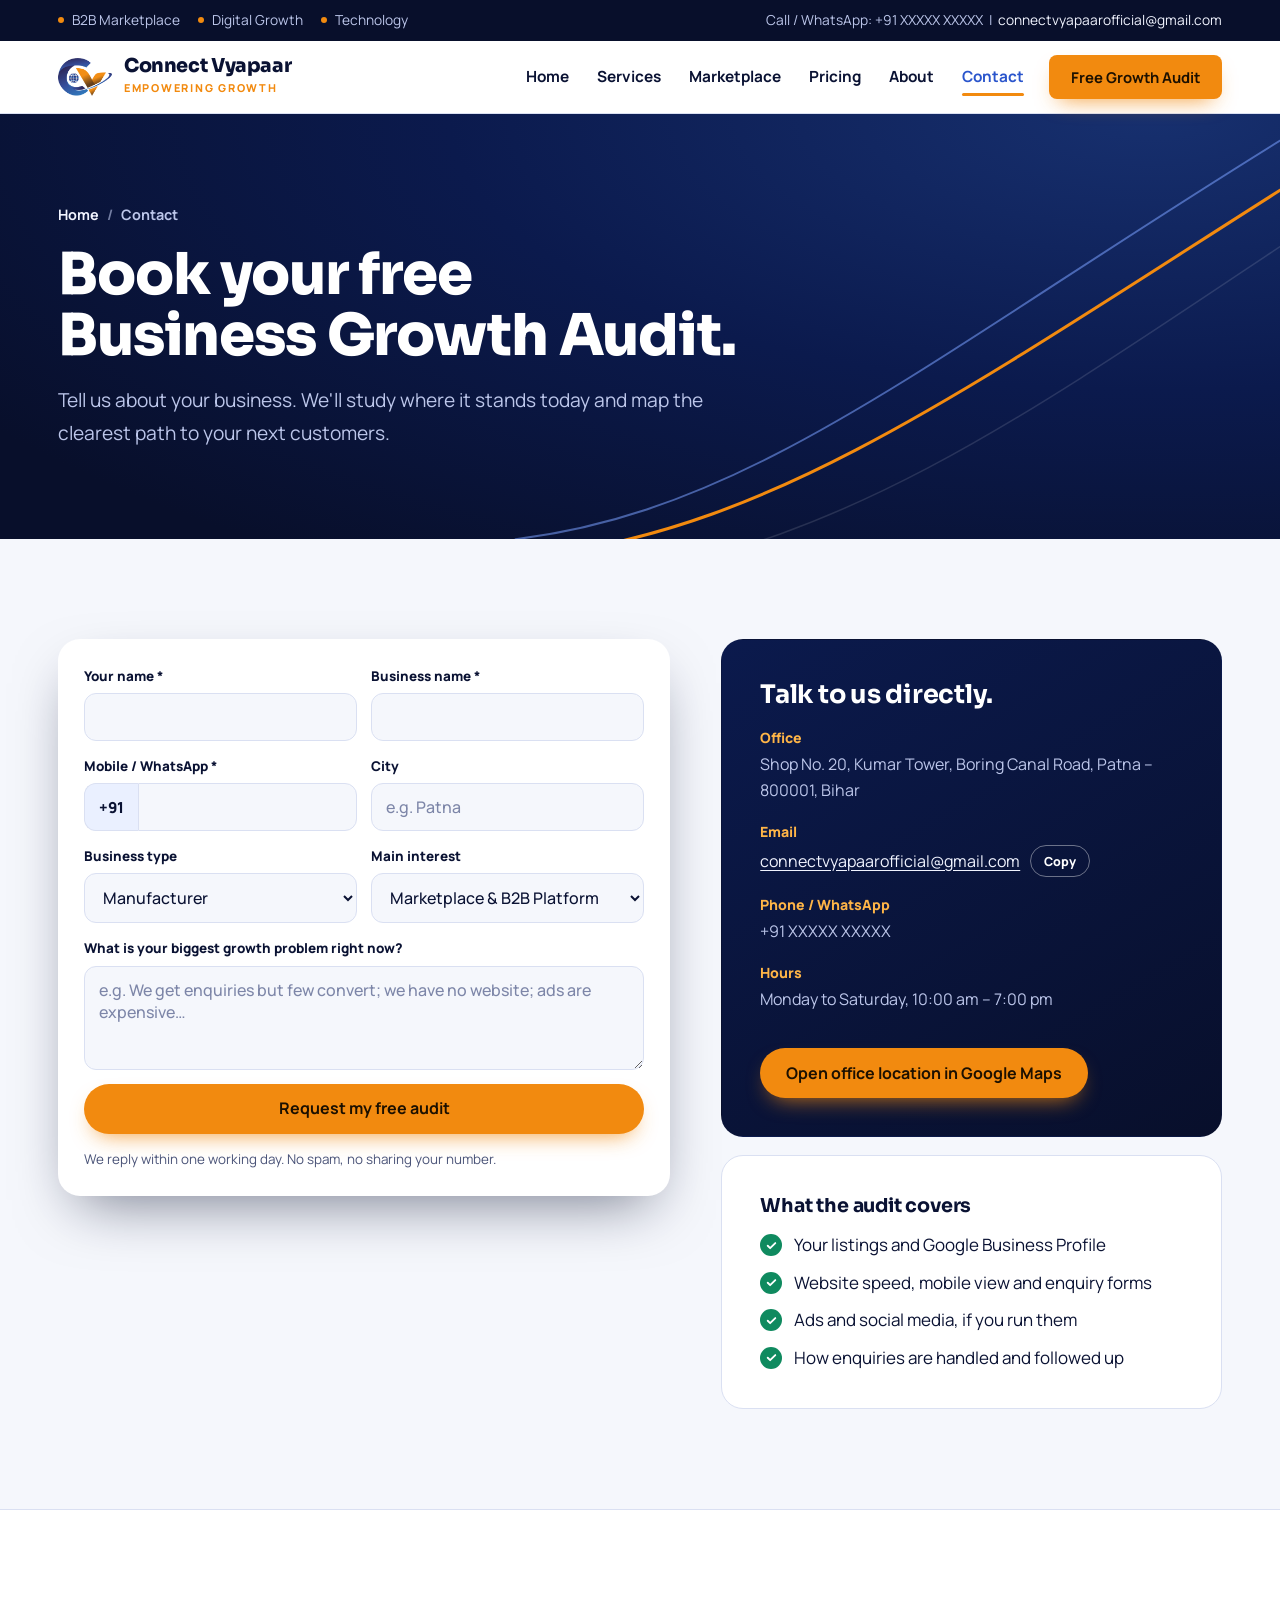
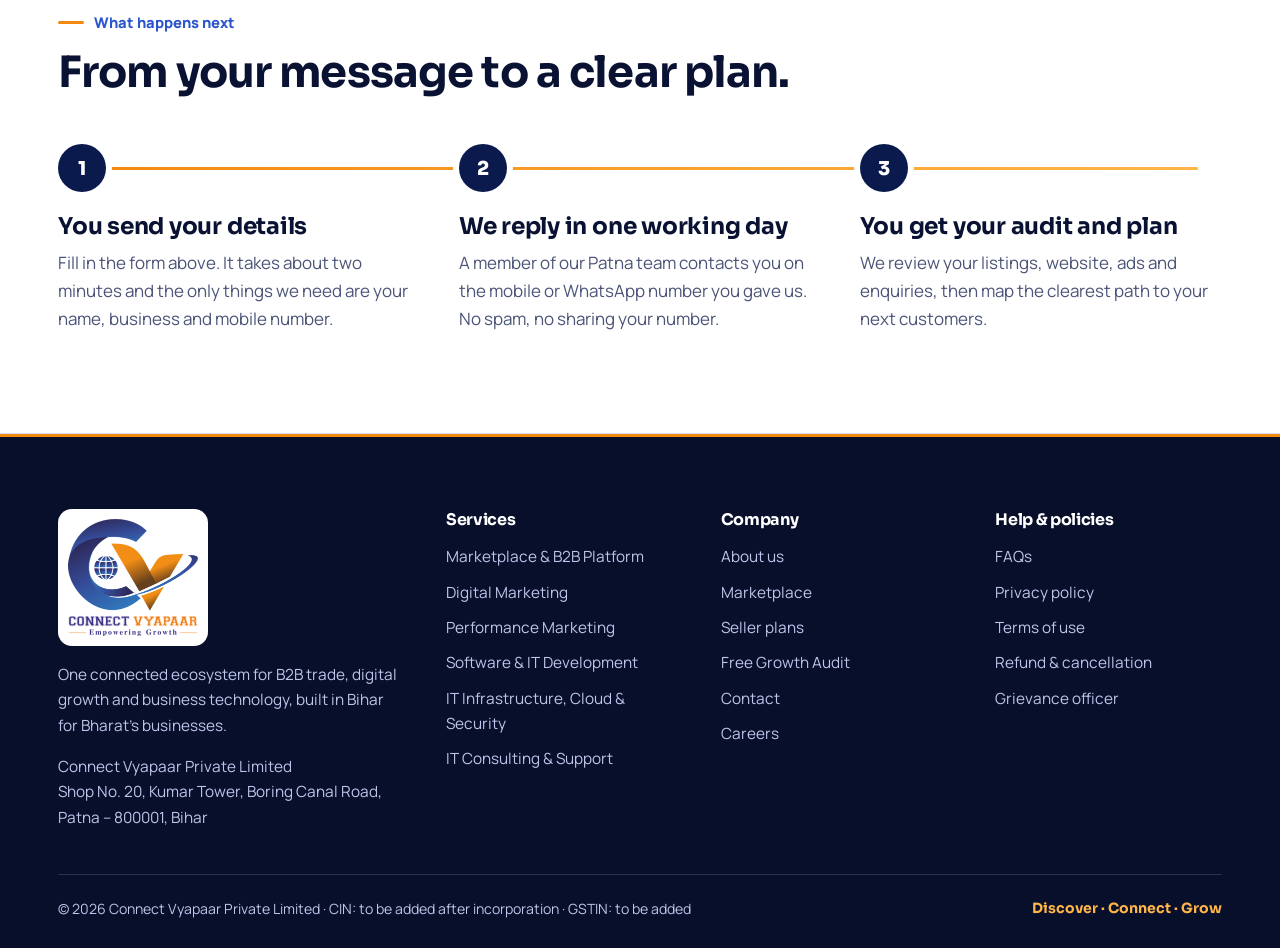
<file: contact.html>
<!doctype html>
<html lang="en">
<head>
<meta charset="utf-8">
<meta name="viewport" content="width=device-width, initial-scale=1, viewport-fit=cover">
<title>Contact | Connect Vyapaar</title>
<meta name="description" content="Book a free Business Growth Audit with Connect Vyapaar, Boring Canal Road, Patna.">
<meta name="theme-color" content="#0B1A4D">
<link rel="icon" href="favicon.png">
<link rel="apple-touch-icon" href="logo-mark.png">
<link rel="preconnect" href="https://fonts.googleapis.com"><link rel="preconnect" href="https://fonts.gstatic.com" crossorigin>
<link rel="stylesheet" href="https://fonts.googleapis.com/css2?family=Manrope:wght@400;500;600;700;800&family=Sora:wght@600;700;800&display=swap">
<link rel="stylesheet" href="style.css">
<meta property="og:type" content="website">
<meta property="og:title" content="Contact | Connect Vyapaar">
<meta property="og:description" content="Book a free Business Growth Audit with Connect Vyapaar, Boring Canal Road, Patna.">
<meta property="og:image" content="logo.png">
<script>document.documentElement.classList.add("js")</script>
<script type="application/ld+json">{"@context":"https://schema.org","@type":"Organization","name":"Connect Vyapaar Private Limited","alternateName":"Connect Vyapaar","url":"https://www.connectvyapaar.com","logo":"https://www.connectvyapaar.com/logo.png","email":"connectvyapaarofficial@gmail.com","slogan":"Empowering Growth","address":{"@type":"PostalAddress","streetAddress":"Shop No. 20, Kumar Tower, Boring Canal Road","addressLocality":"Patna","postalCode":"800001","addressRegion":"Bihar","addressCountry":"IN"}}</script>
</head>
<body>
<a class="skip" href="#main">Skip to content</a>
<div class="topbar"><div class="wrap">
<div class="tags"><span>B2B Marketplace</span><span>Digital Growth</span><span>Technology</span></div>
<span>Call / WhatsApp: +91 XXXXX XXXXX &nbsp;|&nbsp; <a href="mailto:connectvyapaarofficial@gmail.com">connectvyapaarofficial@gmail.com</a></span>
</div></div>
<header class="site-head"><div class="wrap">
<a class="brand" href="index.html" aria-label="Connect Vyapaar home"><img src="logo-mark.png" alt="" width="54" height="38"><span><b>Connect Vyapaar</b><small>Empowering Growth</small></span></a>
<button class="menu-btn" aria-expanded="false" aria-controls="nav" aria-label="Menu"><i></i><span>Menu</span></button>
<nav class="nav" id="nav" aria-label="Main"><a href="index.html">Home</a><a href="services.html">Services</a><a href="marketplace.html">Marketplace</a><a href="pricing.html">Pricing</a><a href="about.html">About</a><a href="contact.html" aria-current="page">Contact</a><a class="btn btn-primary" href="contact.html#audit">Free Growth Audit</a></nav>
</div></header>
<main id="main">
<section class="page-hero on-navy"><svg class="orbit-bg" viewBox="0 0 1440 700" preserveAspectRatio="none" aria-hidden="true"><path class="o3" vector-effect="non-scaling-stroke" d="M700 760 C 980 690, 1180 470, 1500 160"/><path class="o2" vector-effect="non-scaling-stroke" d="M580 700 C 860 650, 1060 380, 1500 -10"/><path class="o1" vector-effect="non-scaling-stroke" d="M640 720 C 900 660, 1120 420, 1500 70"/></svg><div class="wrap">
<nav class="crumbs" aria-label="Breadcrumb"><a href="index.html">Home</a><span>Contact</span></nav>
<h1>Book your free Business Growth Audit.</h1><p class="lede">Tell us about your business. We'll study where it stands today and map the clearest path to your next customers.</p></div></section>

<section id="audit"><div class="wrap contact-grid">
<div class="ticket"><form data-kind="Free Business Growth Audit">
<div class="grid-2"><div class="field"><label for="a-name">Your name *</label><input id="a-name" required autocomplete="name"></div>
<div class="field"><label for="a-biz">Business name *</label><input id="a-biz" required autocomplete="organization"></div></div>
<div class="grid-2"><div class="field"><label for="a-phone">Mobile / WhatsApp *</label><div class="phone-in"><span>+91</span><input id="a-phone" inputmode="numeric" pattern="[0-9]{10}" maxlength="10" required autocomplete="tel-national"></div></div>
<div class="field"><label for="a-city">City</label><input id="a-city" placeholder="e.g. Patna"></div></div>
<div class="grid-2"><div class="field"><label for="a-type">Business type</label><select id="a-type"><option>Manufacturer</option><option>Trader / wholesaler</option><option>Retailer</option><option>Service provider</option><option>Exporter</option><option>Startup</option></select></div>
<div class="field"><label for="a-need">Main interest</label><select id="a-need"><option>Marketplace &amp; B2B Platform</option><option>Digital Marketing</option><option>Performance Marketing</option><option>Software &amp; IT Development</option><option>IT Infrastructure, Cloud &amp; Security</option><option>IT Consulting &amp; Support</option><option>Not sure yet</option></select></div></div>
<div class="field"><label for="a-msg">What is your biggest growth problem right now?</label><textarea id="a-msg" placeholder="e.g. We get enquiries but few convert; we have no website; ads are expensive…"></textarea></div>
<button class="btn btn-primary" type="submit">Request my free audit</button>
<p class="form-note">We reply within one working day. No spam, no sharing your number.</p>
</form></div>
<div class="stack">
<div class="panel navy"><h3 style="font-size:1.6rem;margin-bottom:16px">Talk to us directly.</h3>
<dl class="facts" style="color:#fff">
<dt>Office</dt><dd style="color:var(--on-navy-2)">Shop No. 20, Kumar Tower, Boring Canal Road, Patna – 800001, Bihar</dd>
<dt>Email</dt><dd style="color:var(--on-navy-2)"><span class="copy"><a style="color:var(--on-navy)" href="mailto:connectvyapaarofficial@gmail.com">connectvyapaarofficial@gmail.com</a> <button type="button" data-copy="connectvyapaarofficial@gmail.com" style="background:transparent;color:#fff;border-color:rgba(255,255,255,.4)">Copy</button></span></dd>
<dt>Phone / WhatsApp</dt><dd style="color:var(--on-navy-2)">+91 XXXXX XXXXX</dd>
<dt>Hours</dt><dd style="color:var(--on-navy-2)">Monday to Saturday, 10:00 am – 7:00 pm</dd>
</dl>
<div class="btn-row" style="margin-top:22px"><a class="btn btn-primary" target="_blank" rel="noopener" href="https://www.google.com/maps/search/?api=1&query=Kumar+Tower+Boring+Canal+Road+Patna">Open office location in Google Maps</a></div></div>
<div class="panel"><h3 style="margin-bottom:14px">What the audit covers</h3><ul class="check-mini"><li>Your listings and Google Business Profile</li><li>Website speed, mobile view and enquiry forms</li><li>Ads and social media, if you run them</li><li>How enquiries are handled and followed up</li></ul></div>
</div>
</div></section>

<section class="band-white"><div class="wrap">
<div class="sec-head"><span class="tag">What happens next</span><h2>From your message to a clear plan.</h2></div>
<ol class="flow">
<li data-reveal style="--d:0.0s"><h3>You send your details</h3><p>Fill in the form above. It takes about two minutes and the only things we need are your name, business and mobile number.</p></li>
<li data-reveal style="--d:0.08s"><h3>We reply in one working day</h3><p>A member of our Patna team contacts you on the mobile or WhatsApp number you gave us. No spam, no sharing your number.</p></li>
<li data-reveal style="--d:0.16s"><h3>You get your audit and plan</h3><p>We review your listings, website, ads and enquiries, then map the clearest path to your next customers.</p></li>
</ol></div></section></main>
<footer class="site-foot">
<svg class="foot-curve" viewBox="0 0 1440 60" preserveAspectRatio="none" aria-hidden="true"><path fill="currentColor" d="M0 60V38C240 4 520 -6 800 14s460 30 640 6V60Z"/></svg>
<div class="wrap main">
<div class="foot-grid">
<div class="foot-brand"><img src="logo.png" alt="Connect Vyapaar — Empowering Growth" width="150" height="135">
<p>One connected ecosystem for B2B trade, digital growth and business technology, built in Bihar for Bharat's businesses.</p>
<p>Connect Vyapaar Private Limited<br>Shop No. 20, Kumar Tower, Boring Canal Road, Patna – 800001, Bihar</p></div>
<div><h4>Services</h4><ul><li><a href="services.html#cat-A">Marketplace &amp; B2B Platform</a></li><li><a href="services.html#cat-B">Digital Marketing</a></li><li><a href="services.html#cat-C">Performance Marketing</a></li><li><a href="services.html#cat-D">Software &amp; IT Development</a></li><li><a href="services.html#cat-E">IT Infrastructure, Cloud &amp; Security</a></li><li><a href="services.html#cat-F">IT Consulting &amp; Support</a></li></ul></div>
<div><h4>Company</h4><ul><li><a href="about.html">About us</a></li><li><a href="marketplace.html">Marketplace</a></li><li><a href="pricing.html">Seller plans</a></li><li><a href="contact.html#audit">Free Growth Audit</a></li><li><a href="contact.html">Contact</a></li><li><a href="about.html#careers">Careers</a></li></ul></div>
<div><h4>Help &amp; policies</h4><ul><li><a href="index.html#faq">FAQs</a></li><li><a href="legal.html#privacy">Privacy policy</a></li><li><a href="legal.html#terms">Terms of use</a></li><li><a href="legal.html#refund">Refund &amp; cancellation</a></li><li><a href="legal.html#grievance">Grievance officer</a></li></ul></div>
</div>
<div class="foot-base"><span>© 2026 Connect Vyapaar Private Limited · CIN: to be added after incorporation · GSTIN: to be added</span><span class="motto">Discover · Connect · Grow</span></div>
</div></footer>
<script src="main.js"></script>
</body>
</html>
</file>
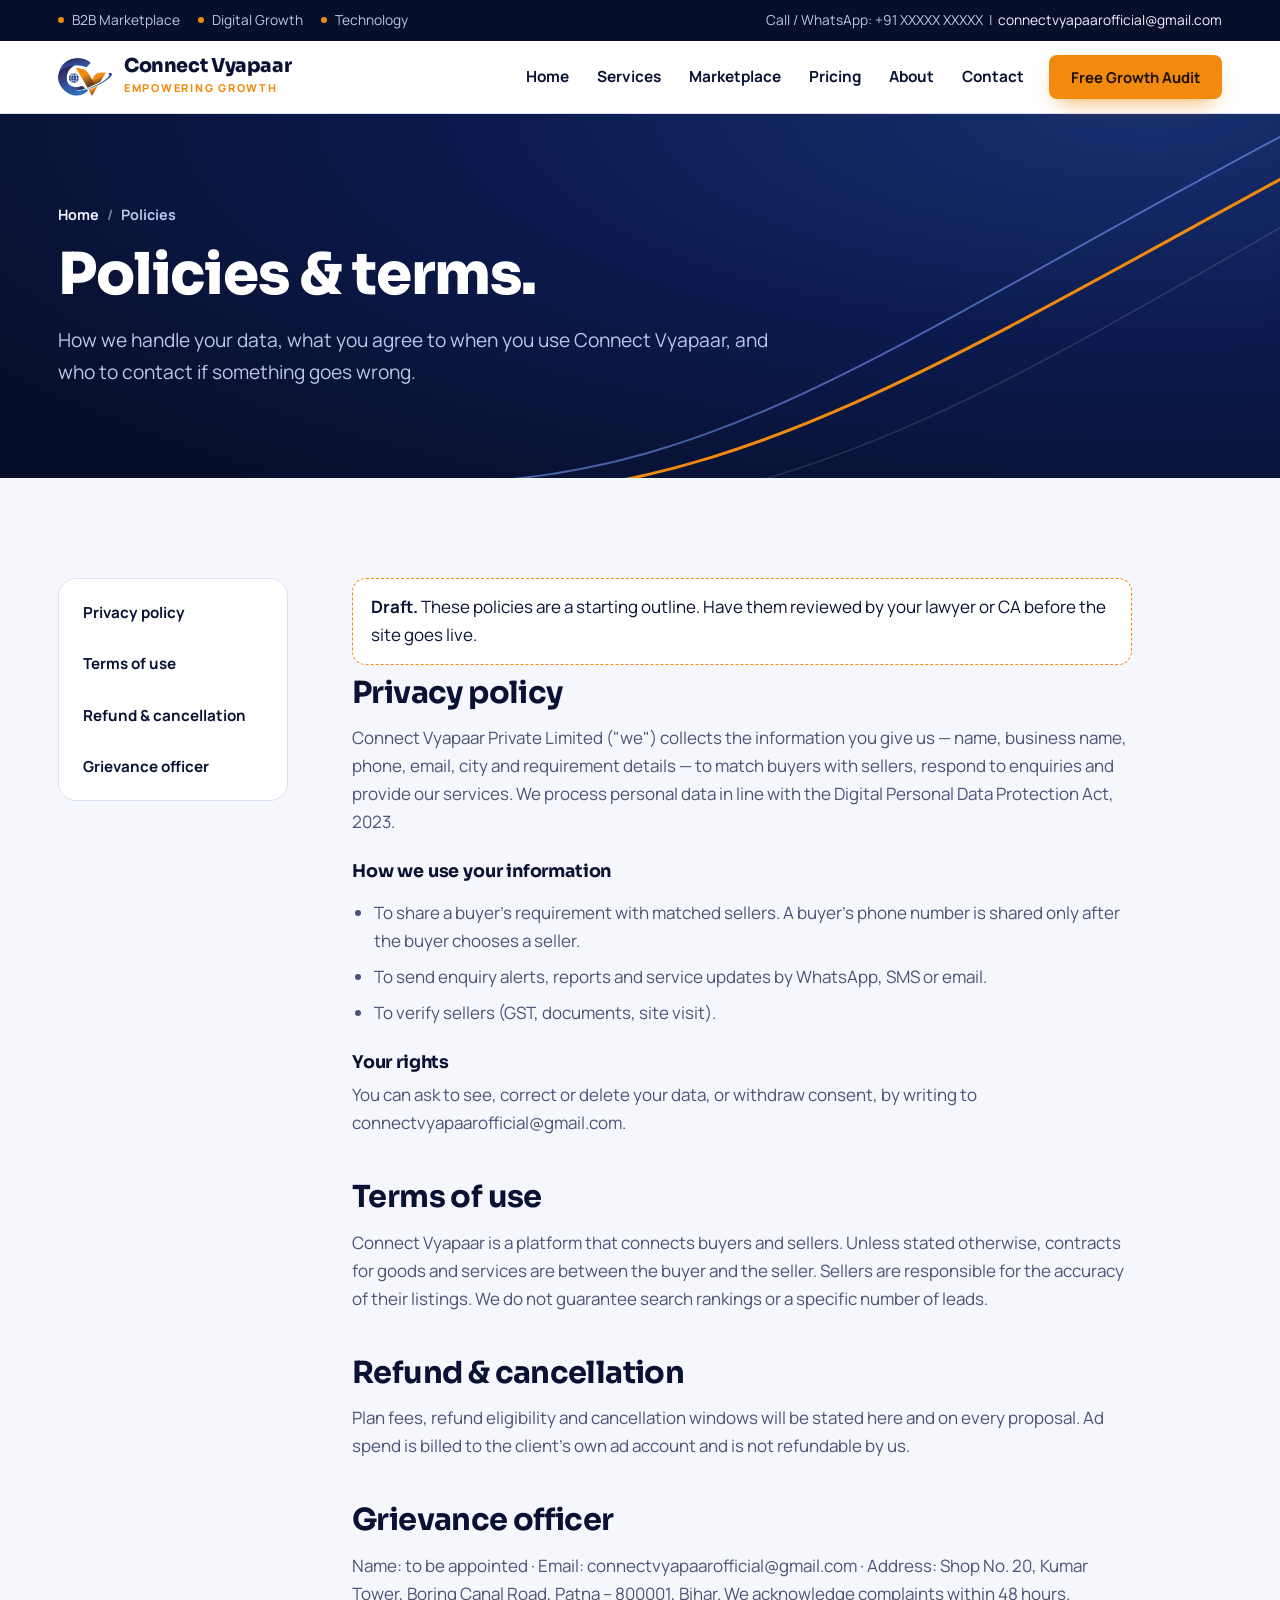
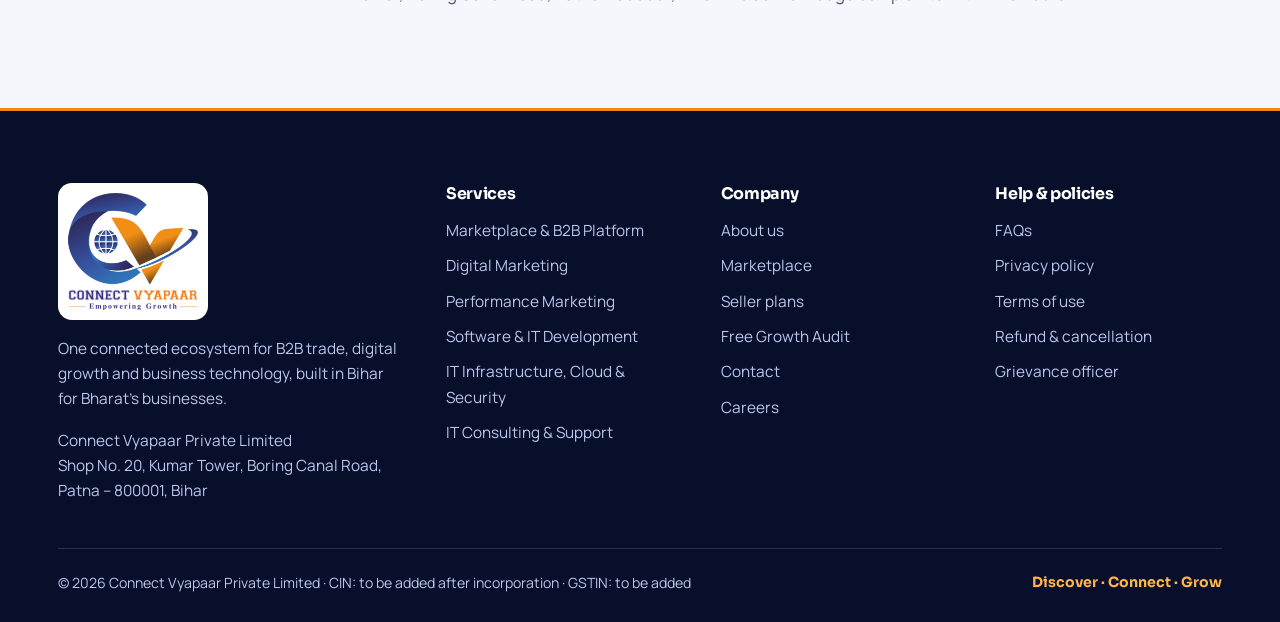
<file: legal.html>
<!doctype html>
<html lang="en">
<head>
<meta charset="utf-8">
<meta name="viewport" content="width=device-width, initial-scale=1, viewport-fit=cover">
<title>Policies | Connect Vyapaar</title>
<meta name="description" content="Privacy policy, terms of use, refund policy and grievance officer for Connect Vyapaar.">
<meta name="theme-color" content="#0B1A4D">
<link rel="icon" href="favicon.png">
<link rel="apple-touch-icon" href="logo-mark.png">
<link rel="preconnect" href="https://fonts.googleapis.com"><link rel="preconnect" href="https://fonts.gstatic.com" crossorigin>
<link rel="stylesheet" href="https://fonts.googleapis.com/css2?family=Manrope:wght@400;500;600;700;800&family=Sora:wght@600;700;800&display=swap">
<link rel="stylesheet" href="style.css">
<meta property="og:type" content="website">
<meta property="og:title" content="Policies | Connect Vyapaar">
<meta property="og:description" content="Privacy policy, terms of use, refund policy and grievance officer for Connect Vyapaar.">
<meta property="og:image" content="logo.png">
<script>document.documentElement.classList.add("js")</script>

</head>
<body>
<a class="skip" href="#main">Skip to content</a>
<div class="topbar"><div class="wrap">
<div class="tags"><span>B2B Marketplace</span><span>Digital Growth</span><span>Technology</span></div>
<span>Call / WhatsApp: +91 XXXXX XXXXX &nbsp;|&nbsp; <a href="mailto:connectvyapaarofficial@gmail.com">connectvyapaarofficial@gmail.com</a></span>
</div></div>
<header class="site-head"><div class="wrap">
<a class="brand" href="index.html" aria-label="Connect Vyapaar home"><img src="logo-mark.png" alt="" width="54" height="38"><span><b>Connect Vyapaar</b><small>Empowering Growth</small></span></a>
<button class="menu-btn" aria-expanded="false" aria-controls="nav" aria-label="Menu"><i></i><span>Menu</span></button>
<nav class="nav" id="nav" aria-label="Main"><a href="index.html">Home</a><a href="services.html">Services</a><a href="marketplace.html">Marketplace</a><a href="pricing.html">Pricing</a><a href="about.html">About</a><a href="contact.html">Contact</a><a class="btn btn-primary" href="contact.html#audit">Free Growth Audit</a></nav>
</div></header>
<main id="main">
<section class="page-hero on-navy"><svg class="orbit-bg" viewBox="0 0 1440 700" preserveAspectRatio="none" aria-hidden="true"><path class="o3" vector-effect="non-scaling-stroke" d="M700 760 C 980 690, 1180 470, 1500 160"/><path class="o2" vector-effect="non-scaling-stroke" d="M580 700 C 860 650, 1060 380, 1500 -10"/><path class="o1" vector-effect="non-scaling-stroke" d="M640 720 C 900 660, 1120 420, 1500 70"/></svg><div class="wrap">
<nav class="crumbs" aria-label="Breadcrumb"><a href="index.html">Home</a><span>Policies</span></nav>
<h1>Policies &amp; terms.</h1><p class="lede">How we handle your data, what you agree to when you use Connect Vyapaar, and who to contact if something goes wrong.</p></div></section>

<section><div class="wrap legal-wrap">
<nav class="toc" aria-label="On this page"><a href="#privacy">Privacy policy</a><a href="#terms">Terms of use</a><a href="#refund">Refund &amp; cancellation</a><a href="#grievance">Grievance officer</a></nav>
<div class="legal">
<p class="draft"><b>Draft.</b> These policies are a starting outline. Have them reviewed by your lawyer or CA before the site goes live.</p>
<h2 id="privacy">Privacy policy</h2>
<p>Connect Vyapaar Private Limited ("we") collects the information you give us — name, business name, phone, email, city and requirement details — to match buyers with sellers, respond to enquiries and provide our services. We process personal data in line with the Digital Personal Data Protection Act, 2023.</p>
<h3>How we use your information</h3><ul><li>To share a buyer's requirement with matched sellers. A buyer's phone number is shared only after the buyer chooses a seller.</li><li>To send enquiry alerts, reports and service updates by WhatsApp, SMS or email.</li><li>To verify sellers (GST, documents, site visit).</li></ul>
<h3>Your rights</h3><p>You can ask to see, correct or delete your data, or withdraw consent, by writing to connectvyapaarofficial@gmail.com.</p>
<h2 id="terms">Terms of use</h2>
<p>Connect Vyapaar is a platform that connects buyers and sellers. Unless stated otherwise, contracts for goods and services are between the buyer and the seller. Sellers are responsible for the accuracy of their listings. We do not guarantee search rankings or a specific number of leads.</p>
<h2 id="refund">Refund &amp; cancellation</h2>
<p>Plan fees, refund eligibility and cancellation windows will be stated here and on every proposal. Ad spend is billed to the client's own ad account and is not refundable by us.</p>
<h2 id="grievance">Grievance officer</h2>
<p>Name: to be appointed · Email: connectvyapaarofficial@gmail.com · Address: Shop No. 20, Kumar Tower, Boring Canal Road, Patna – 800001, Bihar. We acknowledge complaints within 48 hours.</p>
</div></div></section></main>
<footer class="site-foot">
<svg class="foot-curve" viewBox="0 0 1440 60" preserveAspectRatio="none" aria-hidden="true"><path fill="currentColor" d="M0 60V38C240 4 520 -6 800 14s460 30 640 6V60Z"/></svg>
<div class="wrap main">
<div class="foot-grid">
<div class="foot-brand"><img src="logo.png" alt="Connect Vyapaar — Empowering Growth" width="150" height="135">
<p>One connected ecosystem for B2B trade, digital growth and business technology, built in Bihar for Bharat's businesses.</p>
<p>Connect Vyapaar Private Limited<br>Shop No. 20, Kumar Tower, Boring Canal Road, Patna – 800001, Bihar</p></div>
<div><h4>Services</h4><ul><li><a href="services.html#cat-A">Marketplace &amp; B2B Platform</a></li><li><a href="services.html#cat-B">Digital Marketing</a></li><li><a href="services.html#cat-C">Performance Marketing</a></li><li><a href="services.html#cat-D">Software &amp; IT Development</a></li><li><a href="services.html#cat-E">IT Infrastructure, Cloud &amp; Security</a></li><li><a href="services.html#cat-F">IT Consulting &amp; Support</a></li></ul></div>
<div><h4>Company</h4><ul><li><a href="about.html">About us</a></li><li><a href="marketplace.html">Marketplace</a></li><li><a href="pricing.html">Seller plans</a></li><li><a href="contact.html#audit">Free Growth Audit</a></li><li><a href="contact.html">Contact</a></li><li><a href="about.html#careers">Careers</a></li></ul></div>
<div><h4>Help &amp; policies</h4><ul><li><a href="index.html#faq">FAQs</a></li><li><a href="legal.html#privacy">Privacy policy</a></li><li><a href="legal.html#terms">Terms of use</a></li><li><a href="legal.html#refund">Refund &amp; cancellation</a></li><li><a href="legal.html#grievance">Grievance officer</a></li></ul></div>
</div>
<div class="foot-base"><span>© 2026 Connect Vyapaar Private Limited · CIN: to be added after incorporation · GSTIN: to be added</span><span class="motto">Discover · Connect · Grow</span></div>
</div></footer>
<script src="main.js"></script>
</body>
</html>
</file>
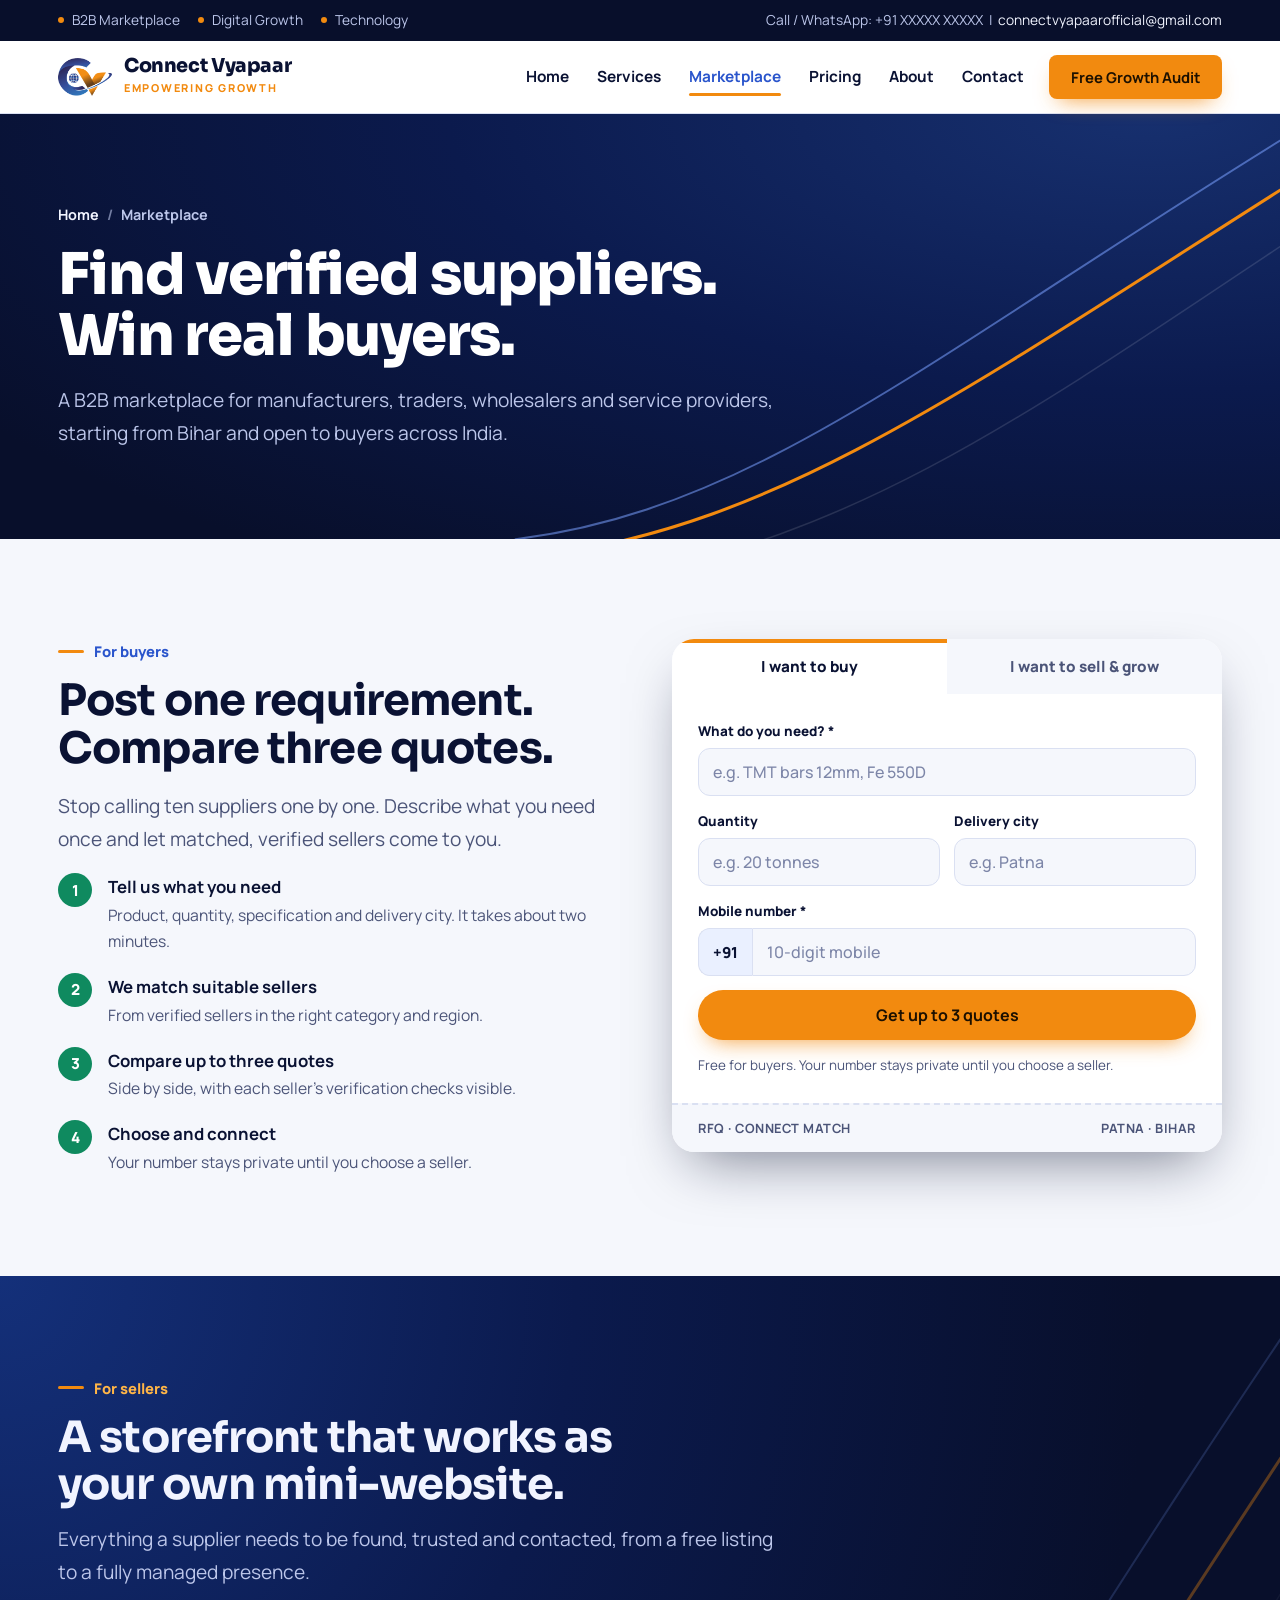
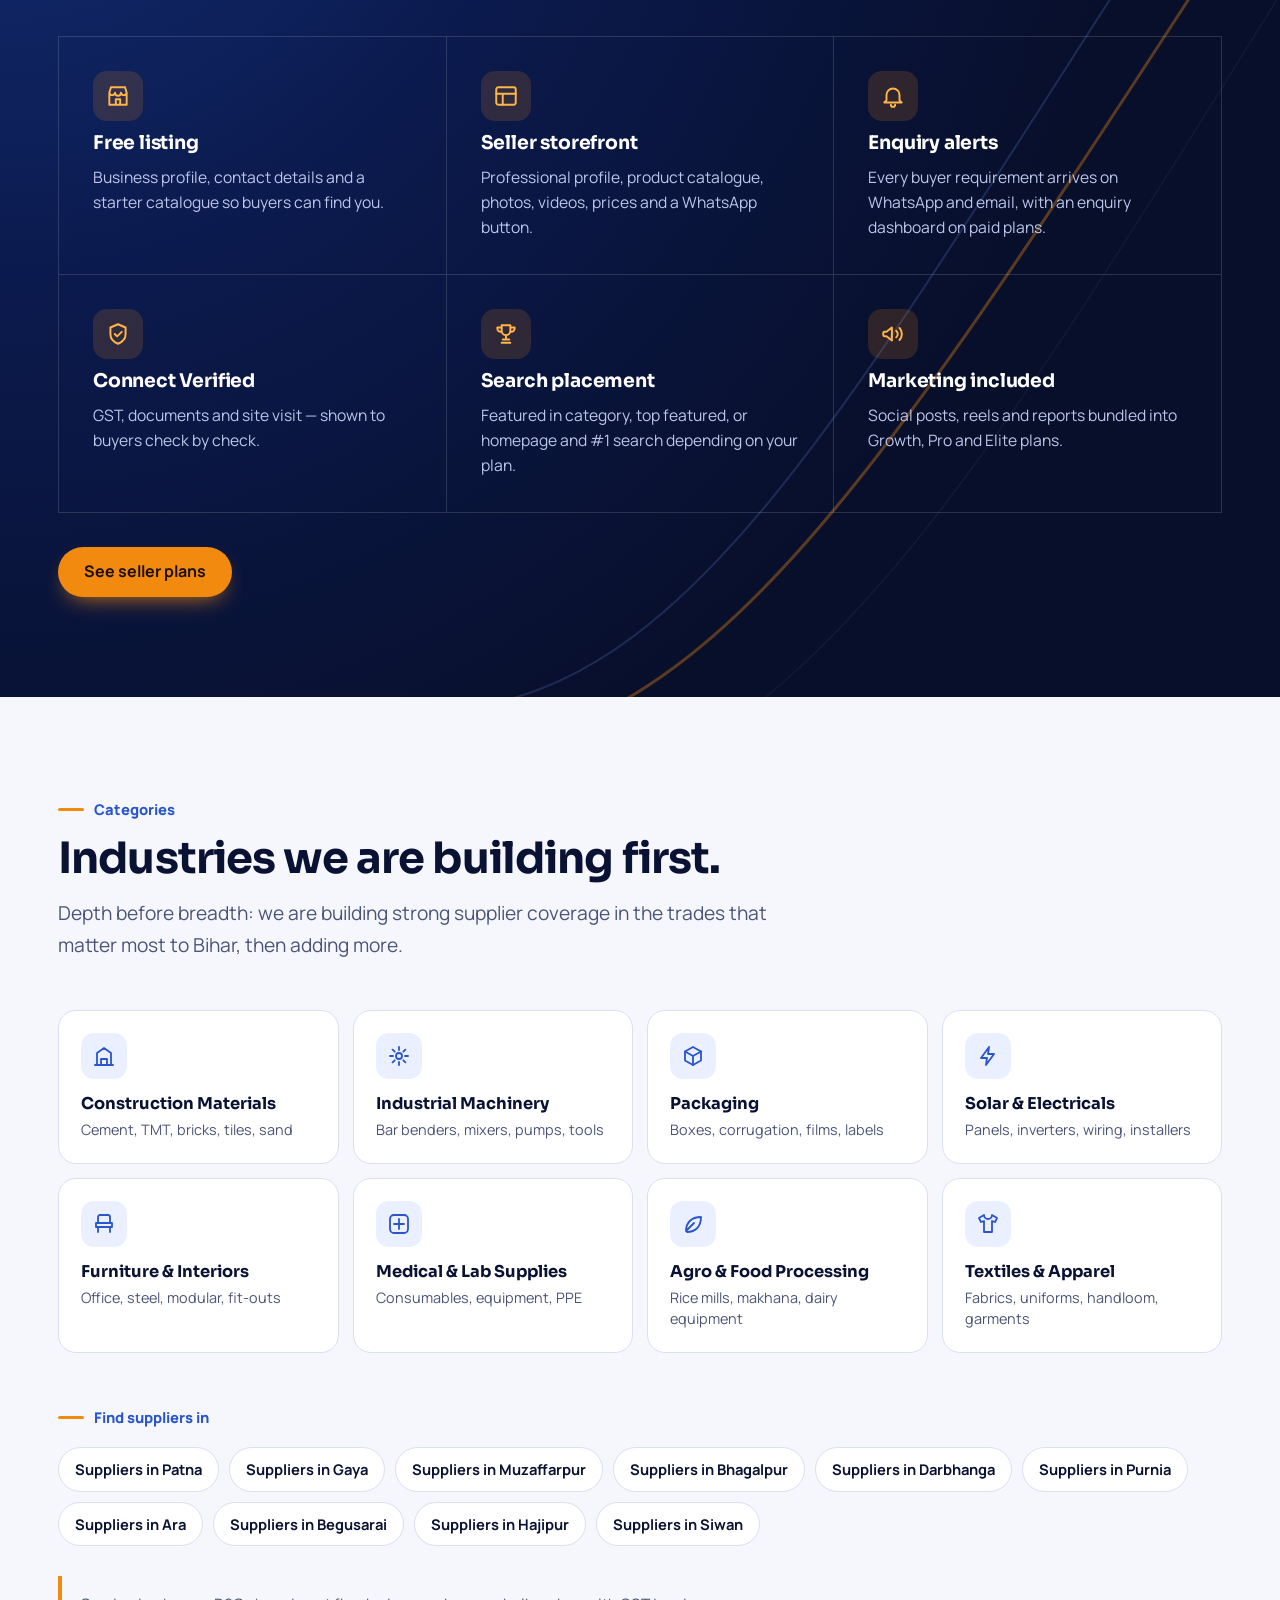
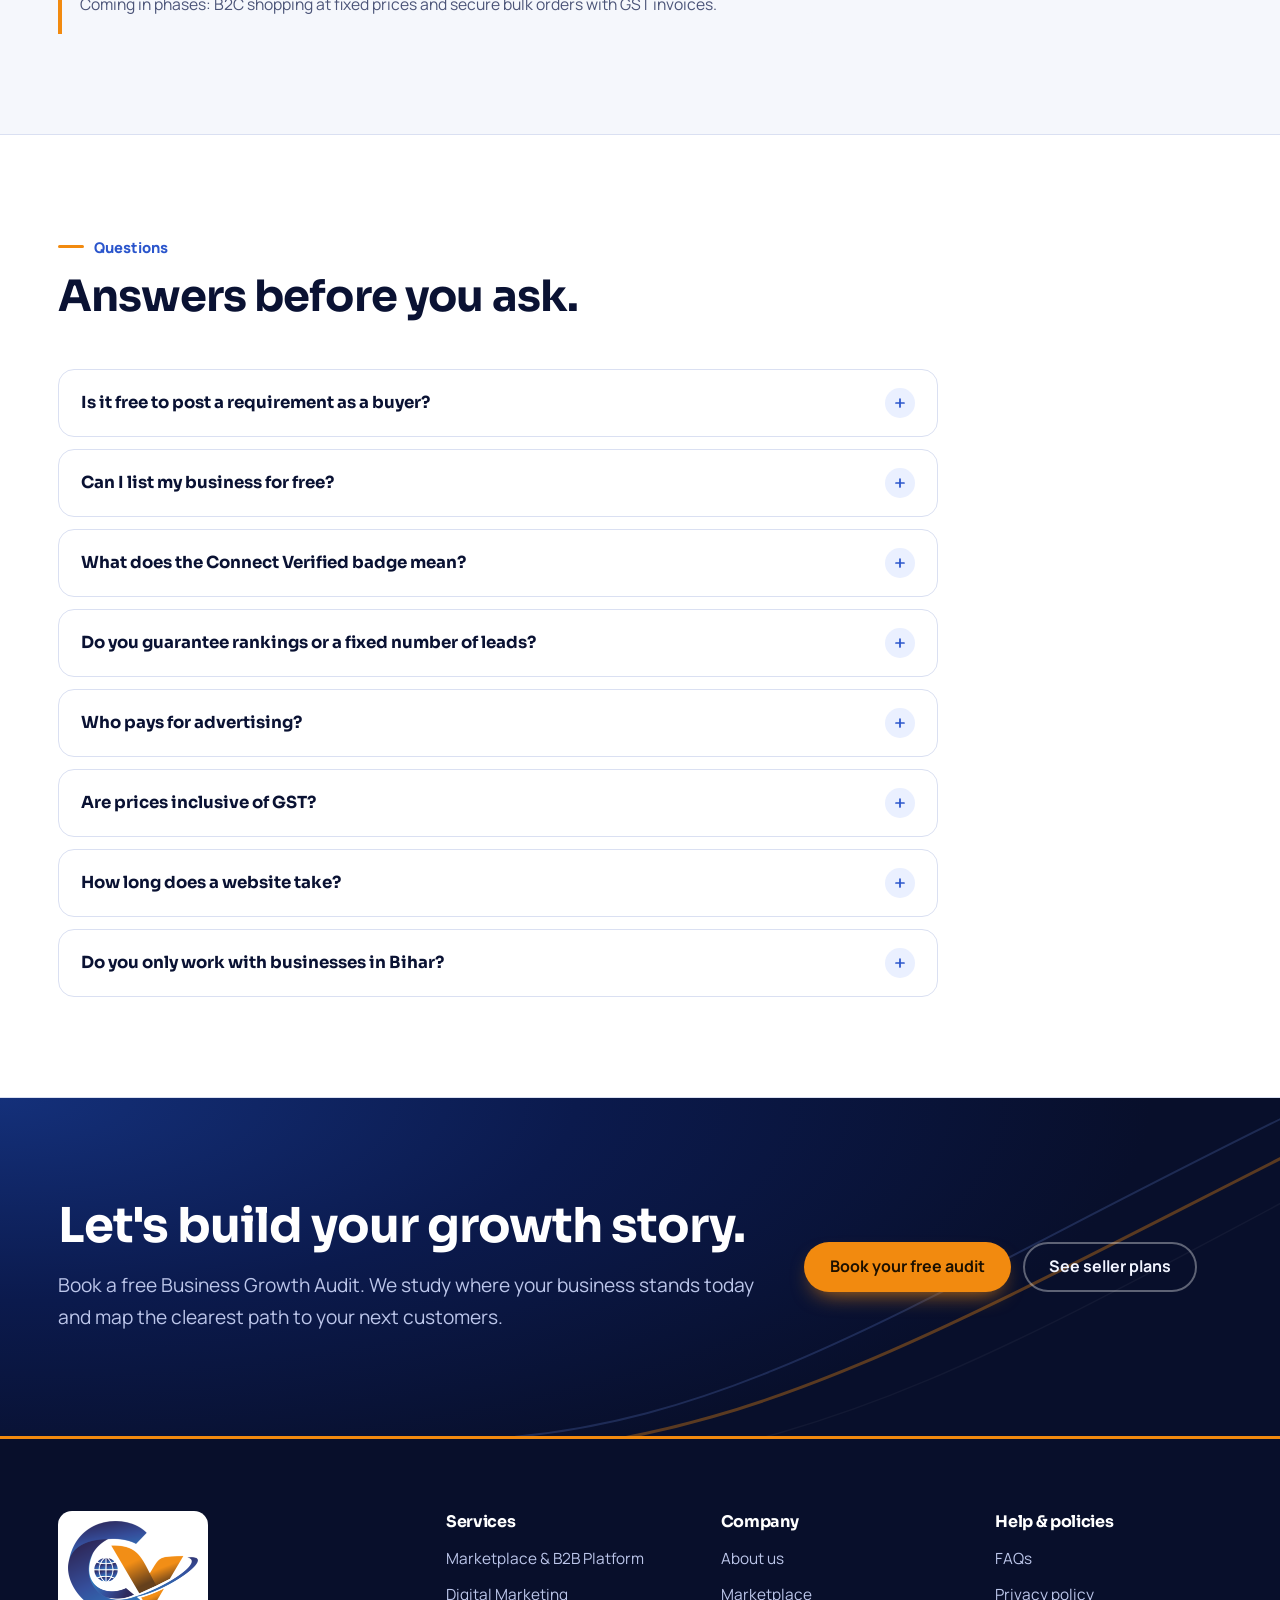
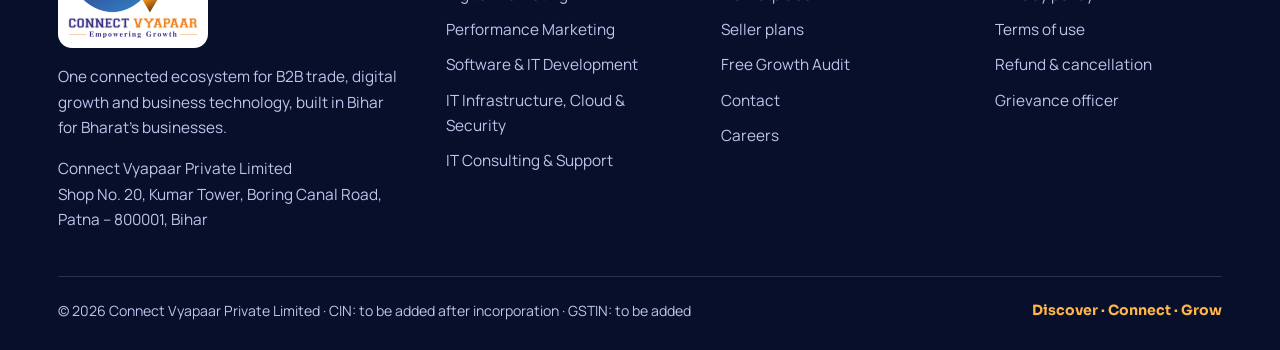
<file: marketplace.html>
<!doctype html>
<html lang="en">
<head>
<meta charset="utf-8">
<meta name="viewport" content="width=device-width, initial-scale=1, viewport-fit=cover">
<title>B2B Marketplace | Connect Vyapaar</title>
<meta name="description" content="Post a requirement free and compare up to three quotes from verified suppliers in Bihar and across India.">
<meta name="theme-color" content="#0B1A4D">
<link rel="icon" href="favicon.png">
<link rel="apple-touch-icon" href="logo-mark.png">
<link rel="preconnect" href="https://fonts.googleapis.com"><link rel="preconnect" href="https://fonts.gstatic.com" crossorigin>
<link rel="stylesheet" href="https://fonts.googleapis.com/css2?family=Manrope:wght@400;500;600;700;800&family=Sora:wght@600;700;800&display=swap">
<link rel="stylesheet" href="style.css">
<meta property="og:type" content="website">
<meta property="og:title" content="B2B Marketplace | Connect Vyapaar">
<meta property="og:description" content="Post a requirement free and compare up to three quotes from verified suppliers in Bihar and across India.">
<meta property="og:image" content="logo.png">
<script>document.documentElement.classList.add("js")</script>

</head>
<body>
<a class="skip" href="#main">Skip to content</a>
<div class="topbar"><div class="wrap">
<div class="tags"><span>B2B Marketplace</span><span>Digital Growth</span><span>Technology</span></div>
<span>Call / WhatsApp: +91 XXXXX XXXXX &nbsp;|&nbsp; <a href="mailto:connectvyapaarofficial@gmail.com">connectvyapaarofficial@gmail.com</a></span>
</div></div>
<header class="site-head"><div class="wrap">
<a class="brand" href="index.html" aria-label="Connect Vyapaar home"><img src="logo-mark.png" alt="" width="54" height="38"><span><b>Connect Vyapaar</b><small>Empowering Growth</small></span></a>
<button class="menu-btn" aria-expanded="false" aria-controls="nav" aria-label="Menu"><i></i><span>Menu</span></button>
<nav class="nav" id="nav" aria-label="Main"><a href="index.html">Home</a><a href="services.html">Services</a><a href="marketplace.html" aria-current="page">Marketplace</a><a href="pricing.html">Pricing</a><a href="about.html">About</a><a href="contact.html">Contact</a><a class="btn btn-primary" href="contact.html#audit">Free Growth Audit</a></nav>
</div></header>
<main id="main">
<section class="page-hero on-navy"><svg class="orbit-bg" viewBox="0 0 1440 700" preserveAspectRatio="none" aria-hidden="true"><path class="o3" vector-effect="non-scaling-stroke" d="M700 760 C 980 690, 1180 470, 1500 160"/><path class="o2" vector-effect="non-scaling-stroke" d="M580 700 C 860 650, 1060 380, 1500 -10"/><path class="o1" vector-effect="non-scaling-stroke" d="M640 720 C 900 660, 1120 420, 1500 70"/></svg><div class="wrap">
<nav class="crumbs" aria-label="Breadcrumb"><a href="index.html">Home</a><span>Marketplace</span></nav>
<h1>Find verified suppliers. Win real buyers.</h1><p class="lede">A B2B marketplace for manufacturers, traders, wholesalers and service providers, starting from Bihar and open to buyers across India.</p></div></section>

<section><div class="wrap split">
<div class="stack"><div class="sec-head" style="margin:0"><span class="tag">For buyers</span><h2>Post one requirement. Compare three quotes.</h2></div>
<p class="lede">Stop calling ten suppliers one by one. Describe what you need once and let matched, verified sellers come to you.</p>
<ul class="checklist">
<li><span class="tick">1</span><div><b>Tell us what you need</b><p>Product, quantity, specification and delivery city. It takes about two minutes.</p></div></li>
<li><span class="tick">2</span><div><b>We match suitable sellers</b><p>From verified sellers in the right category and region.</p></div></li>
<li><span class="tick">3</span><div><b>Compare up to three quotes</b><p>Side by side, with each seller's verification checks visible.</p></div></li>
<li><span class="tick">4</span><div><b>Choose and connect</b><p>Your number stays private until you choose a seller.</p></div></li>
</ul></div>
<div><div class="ticket" data-tabs>
<div class="ticket-tabs" role="tablist" aria-label="Choose what you want to do">
<button role="tab" id="tab-buy" aria-selected="true" aria-controls="pane-buy">I want to buy</button>
<button role="tab" id="tab-sell" aria-selected="false" aria-controls="pane-sell" tabindex="-1">I want to sell &amp; grow</button>
</div>
<div id="pane-buy" role="tabpanel" aria-labelledby="tab-buy">
<form data-kind="Buyer requirement">
<div class="field"><label for="b-prod">What do you need? *</label><input id="b-prod" required placeholder="e.g. TMT bars 12mm, Fe 550D"></div>
<div class="grid-2"><div class="field"><label for="b-qty">Quantity</label><input id="b-qty" placeholder="e.g. 20 tonnes"></div>
<div class="field"><label for="b-city">Delivery city</label><input id="b-city" placeholder="e.g. Patna"></div></div>
<div class="field"><label for="b-phone">Mobile number *</label><div class="phone-in"><span>+91</span><input id="b-phone" inputmode="numeric" pattern="[0-9]{10}" maxlength="10" required placeholder="10-digit mobile"></div></div>
<button class="btn btn-primary" type="submit">Get up to 3 quotes</button>
<p class="form-note">Free for buyers. Your number stays private until you choose a seller.</p>
</form></div>
<div id="pane-sell" role="tabpanel" aria-labelledby="tab-sell" hidden>
<form data-kind="Seller listing">
<div class="field"><label for="s-biz">Business name *</label><input id="s-biz" required placeholder="e.g. Shree Ganesh Steel Furniture"></div>
<div class="grid-2"><div class="field"><label for="s-cat">Category</label><select id="s-cat"><option>Construction Materials</option><option>Industrial Machinery</option><option>Packaging</option><option>Solar &amp; Electricals</option><option>Furniture &amp; Interiors</option><option>Medical &amp; Lab Supplies</option><option>Agro &amp; Food Processing</option><option>Textiles &amp; Apparel</option><option>Other</option></select></div>
<div class="field"><label for="s-city">City</label><input id="s-city" placeholder="e.g. Muzaffarpur"></div></div>
<div class="field"><label for="s-phone">Mobile number *</label><div class="phone-in"><span>+91</span><input id="s-phone" inputmode="numeric" pattern="[0-9]{10}" maxlength="10" required placeholder="10-digit mobile"></div></div>
<button class="btn btn-primary" type="submit">List my business free</button>
<p class="form-note">Free listing. Upgrade to a plan only when you want more reach.</p>
</form></div>
<div class="stub"><span>RFQ · CONNECT MATCH</span><span>PATNA · BIHAR</span></div>
</div></div>
</div></section>

<section class="band-navy on-navy"><svg class="orbit-bg static" viewBox="0 0 1440 700" preserveAspectRatio="none" aria-hidden="true"><path class="o3" vector-effect="non-scaling-stroke" d="M700 760 C 980 690, 1180 470, 1500 160"/><path class="o2" vector-effect="non-scaling-stroke" d="M580 700 C 860 650, 1060 380, 1500 -10"/><path class="o1" vector-effect="non-scaling-stroke" d="M640 720 C 900 660, 1120 420, 1500 70"/></svg><div class="wrap">
<div class="sec-head"><span class="tag">For sellers</span><h2>A storefront that works as your own mini-website.</h2><p class="lede">Everything a supplier needs to be found, trusted and contacted, from a free listing to a fully managed presence.</p></div>
<div class="eco"><div data-reveal style="--d:0.0s"><span class="ico"><svg viewBox="0 0 24 24" fill="none" stroke="currentColor" stroke-width="1.8" stroke-linecap="round" stroke-linejoin="round" aria-hidden="true"><path d="M4 9l1.5-5h13L20 9M4 9v11h16V9M4 9a2.7 2.7 0 005.3 0 2.7 2.7 0 005.4 0A2.7 2.7 0 0020 9M10 20v-5h4v5"/></svg></span><h3>Free listing</h3><p>Business profile, contact details and a starter catalogue so buyers can find you.</p></div><div data-reveal style="--d:0.1s"><span class="ico"><svg viewBox="0 0 24 24" fill="none" stroke="currentColor" stroke-width="1.8" stroke-linecap="round" stroke-linejoin="round" aria-hidden="true"><rect x="3" y="4" width="18" height="16" rx="2"/><path d="M3 10h18M9 10v10"/></svg></span><h3>Seller storefront</h3><p>Professional profile, product catalogue, photos, videos, prices and a WhatsApp button.</p></div><div data-reveal style="--d:0.2s"><span class="ico"><svg viewBox="0 0 24 24" fill="none" stroke="currentColor" stroke-width="1.8" stroke-linecap="round" stroke-linejoin="round" aria-hidden="true"><path d="M6 16V11a6 6 0 0112 0v5l2 2H4zM10 20a2 2 0 004 0"/></svg></span><h3>Enquiry alerts</h3><p>Every buyer requirement arrives on WhatsApp and email, with an enquiry dashboard on paid plans.</p></div><div data-reveal style="--d:0.0s"><span class="ico"><svg viewBox="0 0 24 24" fill="none" stroke="currentColor" stroke-width="1.8" stroke-linecap="round" stroke-linejoin="round" aria-hidden="true"><path d="M12 3l7 3v6c0 4.5-3 7.5-7 9-4-1.5-7-4.5-7-9V6z"/><path d="M9 12l2.2 2.2L15.5 10"/></svg></span><h3>Connect Verified</h3><p>GST, documents and site visit — shown to buyers check by check.</p></div><div data-reveal style="--d:0.1s"><span class="ico"><svg viewBox="0 0 24 24" fill="none" stroke="currentColor" stroke-width="1.8" stroke-linecap="round" stroke-linejoin="round" aria-hidden="true"><path d="M8 4h8v5a4 4 0 01-8 0zM8 6H4v1a3 3 0 003 3M16 6h4v1a3 3 0 01-3 3M12 13v4M8 20h8M9 17h6"/></svg></span><h3>Search placement</h3><p>Featured in category, top featured, or homepage and #1 search depending on your plan.</p></div><div data-reveal style="--d:0.2s"><span class="ico"><svg viewBox="0 0 24 24" fill="none" stroke="currentColor" stroke-width="1.8" stroke-linecap="round" stroke-linejoin="round" aria-hidden="true"><path d="M3 11v2a1 1 0 001 1h2l5 4V6L6 10H4a1 1 0 00-1 1z"/><path d="M15 9a4 4 0 010 6M18 6.5a8 8 0 010 11"/></svg></span><h3>Marketing included</h3><p>Social posts, reels and reports bundled into Growth, Pro and Elite plans.</p></div></div>
<div class="btn-row" style="margin-top:34px"><a class="btn btn-primary" href="pricing.html">See seller plans</a></div>
</div></section>

<section id="categories"><div class="wrap">
<div class="sec-head"><span class="tag">Categories</span><h2>Industries we are building first.</h2><p class="lede">Depth before breadth: we are building strong supplier coverage in the trades that matter most to Bihar, then adding more.</p></div>
<div class="cats"><a class="cat" data-reveal style="--d:0.0s" href="marketplace.html#categories"><span class="ico"><svg viewBox="0 0 24 24" fill="none" stroke="currentColor" stroke-width="1.8" stroke-linecap="round" stroke-linejoin="round" aria-hidden="true"><path d="M3 21h18M5 21V9l7-5 7 5v12M9 21v-6h6v6"/></svg></span><b>Construction Materials</b><small>Cement, TMT, bricks, tiles, sand</small></a><a class="cat" data-reveal style="--d:0.07s" href="marketplace.html#categories"><span class="ico"><svg viewBox="0 0 24 24" fill="none" stroke="currentColor" stroke-width="1.8" stroke-linecap="round" stroke-linejoin="round" aria-hidden="true"><circle cx="12" cy="12" r="3"/><path d="M12 3v3M12 18v3M3 12h3M18 12h3M5.6 5.6l2.1 2.1M16.3 16.3l2.1 2.1M18.4 5.6l-2.1 2.1M7.7 16.3l-2.1 2.1"/></svg></span><b>Industrial Machinery</b><small>Bar benders, mixers, pumps, tools</small></a><a class="cat" data-reveal style="--d:0.14s" href="marketplace.html#categories"><span class="ico"><svg viewBox="0 0 24 24" fill="none" stroke="currentColor" stroke-width="1.8" stroke-linecap="round" stroke-linejoin="round" aria-hidden="true"><path d="M12 3l8 4.5v9L12 21l-8-4.5v-9z"/><path d="M4 7.5l8 4.5 8-4.5M12 12v9"/></svg></span><b>Packaging</b><small>Boxes, corrugation, films, labels</small></a><a class="cat" data-reveal style="--d:0.21s" href="marketplace.html#categories"><span class="ico"><svg viewBox="0 0 24 24" fill="none" stroke="currentColor" stroke-width="1.8" stroke-linecap="round" stroke-linejoin="round" aria-hidden="true"><path d="M13 3L5 14h6l-1 7 8-11h-6z"/></svg></span><b>Solar &amp; Electricals</b><small>Panels, inverters, wiring, installers</small></a><a class="cat" data-reveal style="--d:0.0s" href="marketplace.html#categories"><span class="ico"><svg viewBox="0 0 24 24" fill="none" stroke="currentColor" stroke-width="1.8" stroke-linecap="round" stroke-linejoin="round" aria-hidden="true"><path d="M6 11V5a2 2 0 012-2h8a2 2 0 012 2v6M4 11h16v4H4zM6 15v5M18 15v5"/></svg></span><b>Furniture &amp; Interiors</b><small>Office, steel, modular, fit-outs</small></a><a class="cat" data-reveal style="--d:0.07s" href="marketplace.html#categories"><span class="ico"><svg viewBox="0 0 24 24" fill="none" stroke="currentColor" stroke-width="1.8" stroke-linecap="round" stroke-linejoin="round" aria-hidden="true"><rect x="3" y="3" width="18" height="18" rx="4"/><path d="M12 7v10M7 12h10"/></svg></span><b>Medical &amp; Lab Supplies</b><small>Consumables, equipment, PPE</small></a><a class="cat" data-reveal style="--d:0.14s" href="marketplace.html#categories"><span class="ico"><svg viewBox="0 0 24 24" fill="none" stroke="currentColor" stroke-width="1.8" stroke-linecap="round" stroke-linejoin="round" aria-hidden="true"><path d="M5 19c0-8 5-14 15-14 0 10-6 15-14 15M5 19l8-8"/></svg></span><b>Agro &amp; Food Processing</b><small>Rice mills, makhana, dairy equipment</small></a><a class="cat" data-reveal style="--d:0.21s" href="marketplace.html#categories"><span class="ico"><svg viewBox="0 0 24 24" fill="none" stroke="currentColor" stroke-width="1.8" stroke-linecap="round" stroke-linejoin="round" aria-hidden="true"><path d="M8 3l-5 3 2 4 3-1v11h8V9l3 1 2-4-5-3a4 4 0 01-8 0z"/></svg></span><b>Textiles &amp; Apparel</b><small>Fabrics, uniforms, handloom, garments</small></a></div>
<div class="sec-head" style="margin-top:52px;margin-bottom:18px"><span class="tag">Find suppliers in</span></div>
<div class="chips"><a class="chip" href="marketplace.html">Suppliers in Patna</a><a class="chip" href="marketplace.html">Suppliers in Gaya</a><a class="chip" href="marketplace.html">Suppliers in Muzaffarpur</a><a class="chip" href="marketplace.html">Suppliers in Bhagalpur</a><a class="chip" href="marketplace.html">Suppliers in Darbhanga</a><a class="chip" href="marketplace.html">Suppliers in Purnia</a><a class="chip" href="marketplace.html">Suppliers in Ara</a><a class="chip" href="marketplace.html">Suppliers in Begusarai</a><a class="chip" href="marketplace.html">Suppliers in Hajipur</a><a class="chip" href="marketplace.html">Suppliers in Siwan</a></div>
<p class="fineprint">Coming in phases: B2C shopping at fixed prices and secure bulk orders with GST invoices.</p>
</div></section>

<section id="faq" class="band-white"><div class="wrap"><div class="sec-head"><span class="tag">Questions</span><h2>Answers before you ask.</h2></div><div class="faq"><details><summary>Is it free to post a requirement as a buyer?</summary><div class="ans"><p>Yes. Buyers post requirements free. We match your requirement with suitable sellers and you can compare up to three quotes side by side. Your phone number stays private until you choose to share it.</p></div></details><details><summary>Can I list my business for free?</summary><div class="ans"><p>Yes. Every seller can create a free basic listing. Starter, Growth, Pro and Elite plans add more products, better search placement, a verified badge, marketing and an account manager.</p></div></details><details><summary>What does the Connect Verified badge mean?</summary><div class="ans"><p>The badge shows exactly what we checked: your GST registration, business documents and a visit to your premises. Buyers can see which checks were completed.</p></div></details><details><summary>Do you guarantee rankings or a fixed number of leads?</summary><div class="ans"><p>No. Nobody can honestly guarantee search rankings or lead numbers. We commit to the work in your plan and send a report every month showing what we did and what it delivered.</p></div></details><details><summary>Who pays for advertising?</summary><div class="ans"><p>Ad spend on Google, Meta and LinkedIn is billed directly to your own ad account, so you always see exactly where the money went. Our fee covers planning and management.</p></div></details><details><summary>Are prices inclusive of GST?</summary><div class="ans"><p>Plan prices are shown before GST. 18% GST is added on the invoice, and registered businesses can claim input tax credit.</p></div></details><details><summary>How long does a website take?</summary><div class="ans"><p>A standard mobile-ready business website is delivered in 21 working days after we receive your content and approvals.</p></div></details><details><summary>Do you only work with businesses in Bihar?</summary><div class="ans"><p>We started in Patna and focus on Bihar first, but we work with businesses across India, and the marketplace is open to buyers from anywhere.</p></div></details></div></div></section>
<section class="band-navy cta-band on-navy"><svg class="orbit-bg static" viewBox="0 0 1440 700" preserveAspectRatio="none" aria-hidden="true"><path class="o3" vector-effect="non-scaling-stroke" d="M700 760 C 980 690, 1180 470, 1500 160"/><path class="o2" vector-effect="non-scaling-stroke" d="M580 700 C 860 650, 1060 380, 1500 -10"/><path class="o1" vector-effect="non-scaling-stroke" d="M640 720 C 900 660, 1120 420, 1500 70"/></svg><div class="wrap">
<div class="stack"><h2>Let's build your growth story.</h2>
<p class="lede">Book a free Business Growth Audit. We study where your business stands today and map the clearest path to your next customers.</p></div>
<div class="btn-row"><a class="btn btn-primary" href="contact.html#audit">Book your free audit</a><a class="btn btn-ghost" href="pricing.html">See seller plans</a></div>
</div></section>
</main>
<footer class="site-foot">
<svg class="foot-curve" viewBox="0 0 1440 60" preserveAspectRatio="none" aria-hidden="true"><path fill="currentColor" d="M0 60V38C240 4 520 -6 800 14s460 30 640 6V60Z"/></svg>
<div class="wrap main">
<div class="foot-grid">
<div class="foot-brand"><img src="logo.png" alt="Connect Vyapaar — Empowering Growth" width="150" height="135">
<p>One connected ecosystem for B2B trade, digital growth and business technology, built in Bihar for Bharat's businesses.</p>
<p>Connect Vyapaar Private Limited<br>Shop No. 20, Kumar Tower, Boring Canal Road, Patna – 800001, Bihar</p></div>
<div><h4>Services</h4><ul><li><a href="services.html#cat-A">Marketplace &amp; B2B Platform</a></li><li><a href="services.html#cat-B">Digital Marketing</a></li><li><a href="services.html#cat-C">Performance Marketing</a></li><li><a href="services.html#cat-D">Software &amp; IT Development</a></li><li><a href="services.html#cat-E">IT Infrastructure, Cloud &amp; Security</a></li><li><a href="services.html#cat-F">IT Consulting &amp; Support</a></li></ul></div>
<div><h4>Company</h4><ul><li><a href="about.html">About us</a></li><li><a href="marketplace.html">Marketplace</a></li><li><a href="pricing.html">Seller plans</a></li><li><a href="contact.html#audit">Free Growth Audit</a></li><li><a href="contact.html">Contact</a></li><li><a href="about.html#careers">Careers</a></li></ul></div>
<div><h4>Help &amp; policies</h4><ul><li><a href="index.html#faq">FAQs</a></li><li><a href="legal.html#privacy">Privacy policy</a></li><li><a href="legal.html#terms">Terms of use</a></li><li><a href="legal.html#refund">Refund &amp; cancellation</a></li><li><a href="legal.html#grievance">Grievance officer</a></li></ul></div>
</div>
<div class="foot-base"><span>© 2026 Connect Vyapaar Private Limited · CIN: to be added after incorporation · GSTIN: to be added</span><span class="motto">Discover · Connect · Grow</span></div>
</div></footer>
<script src="main.js"></script>
</body>
</html>
</file>
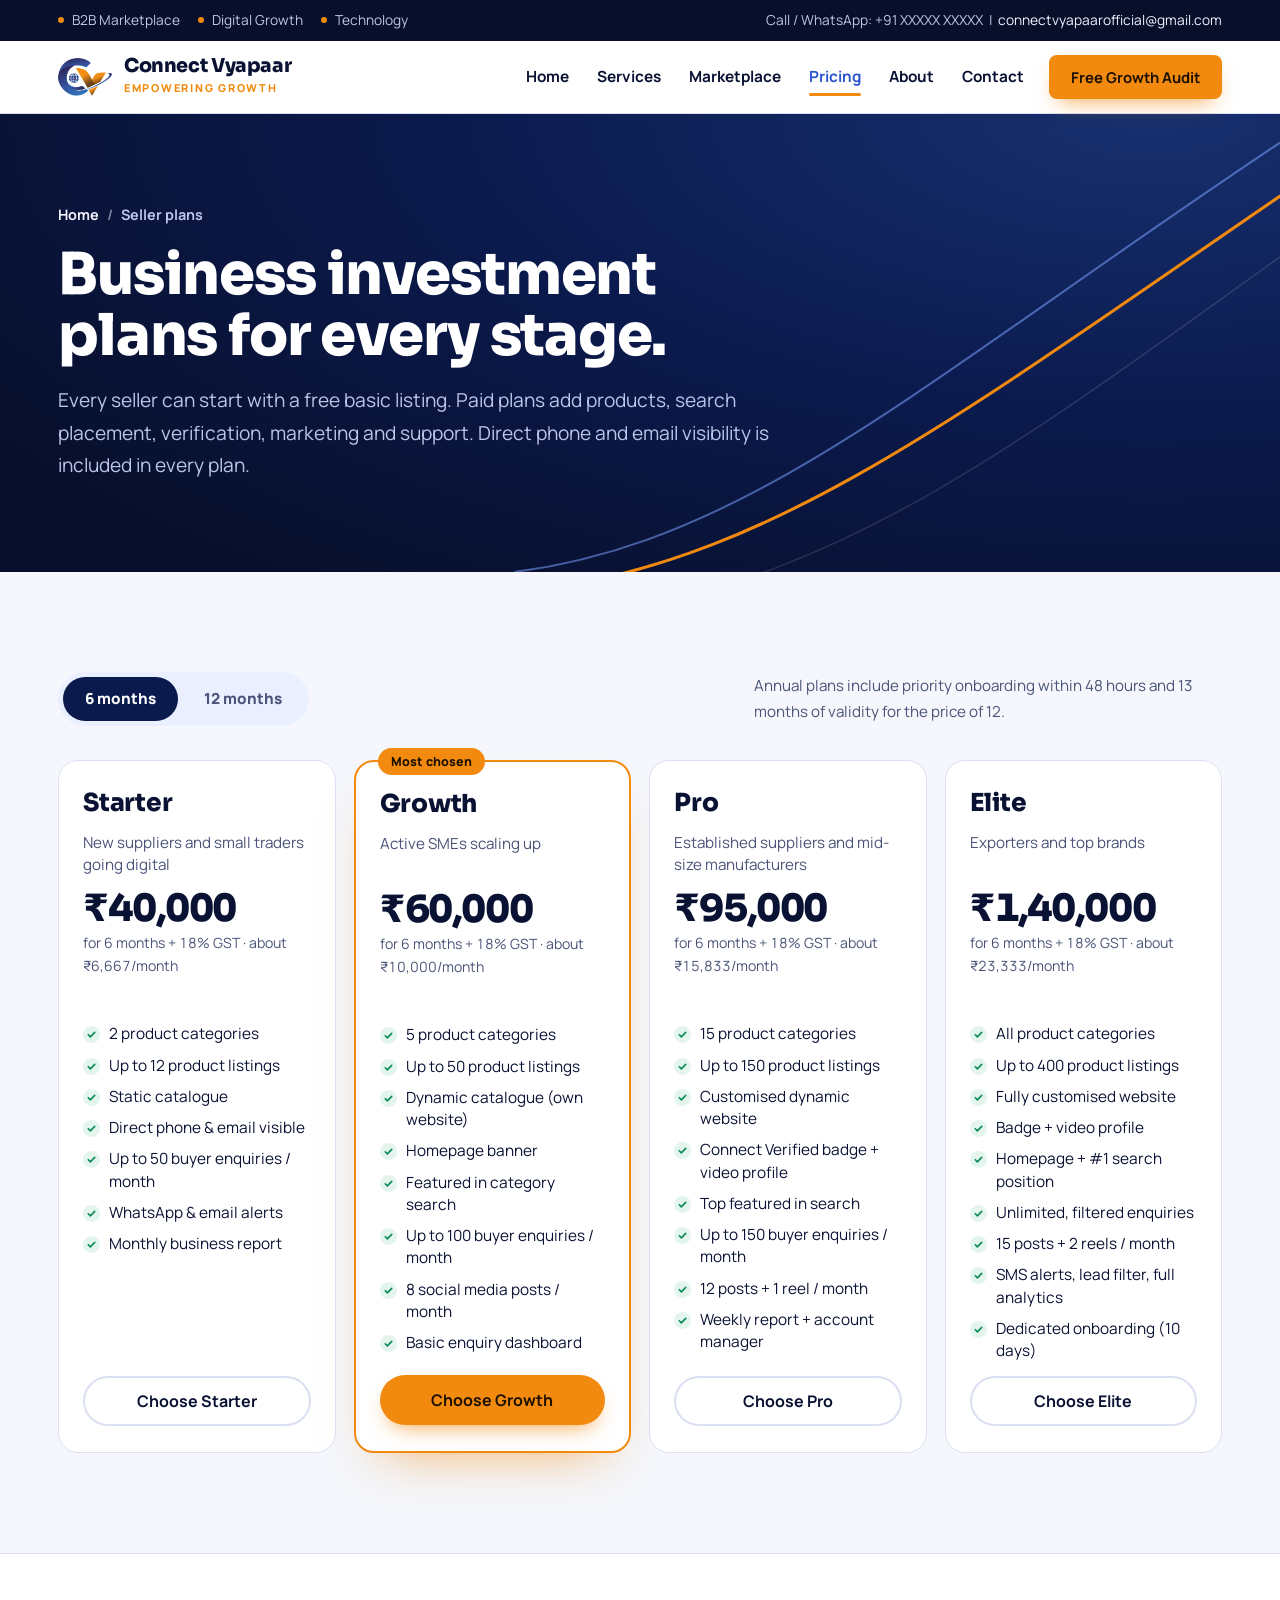
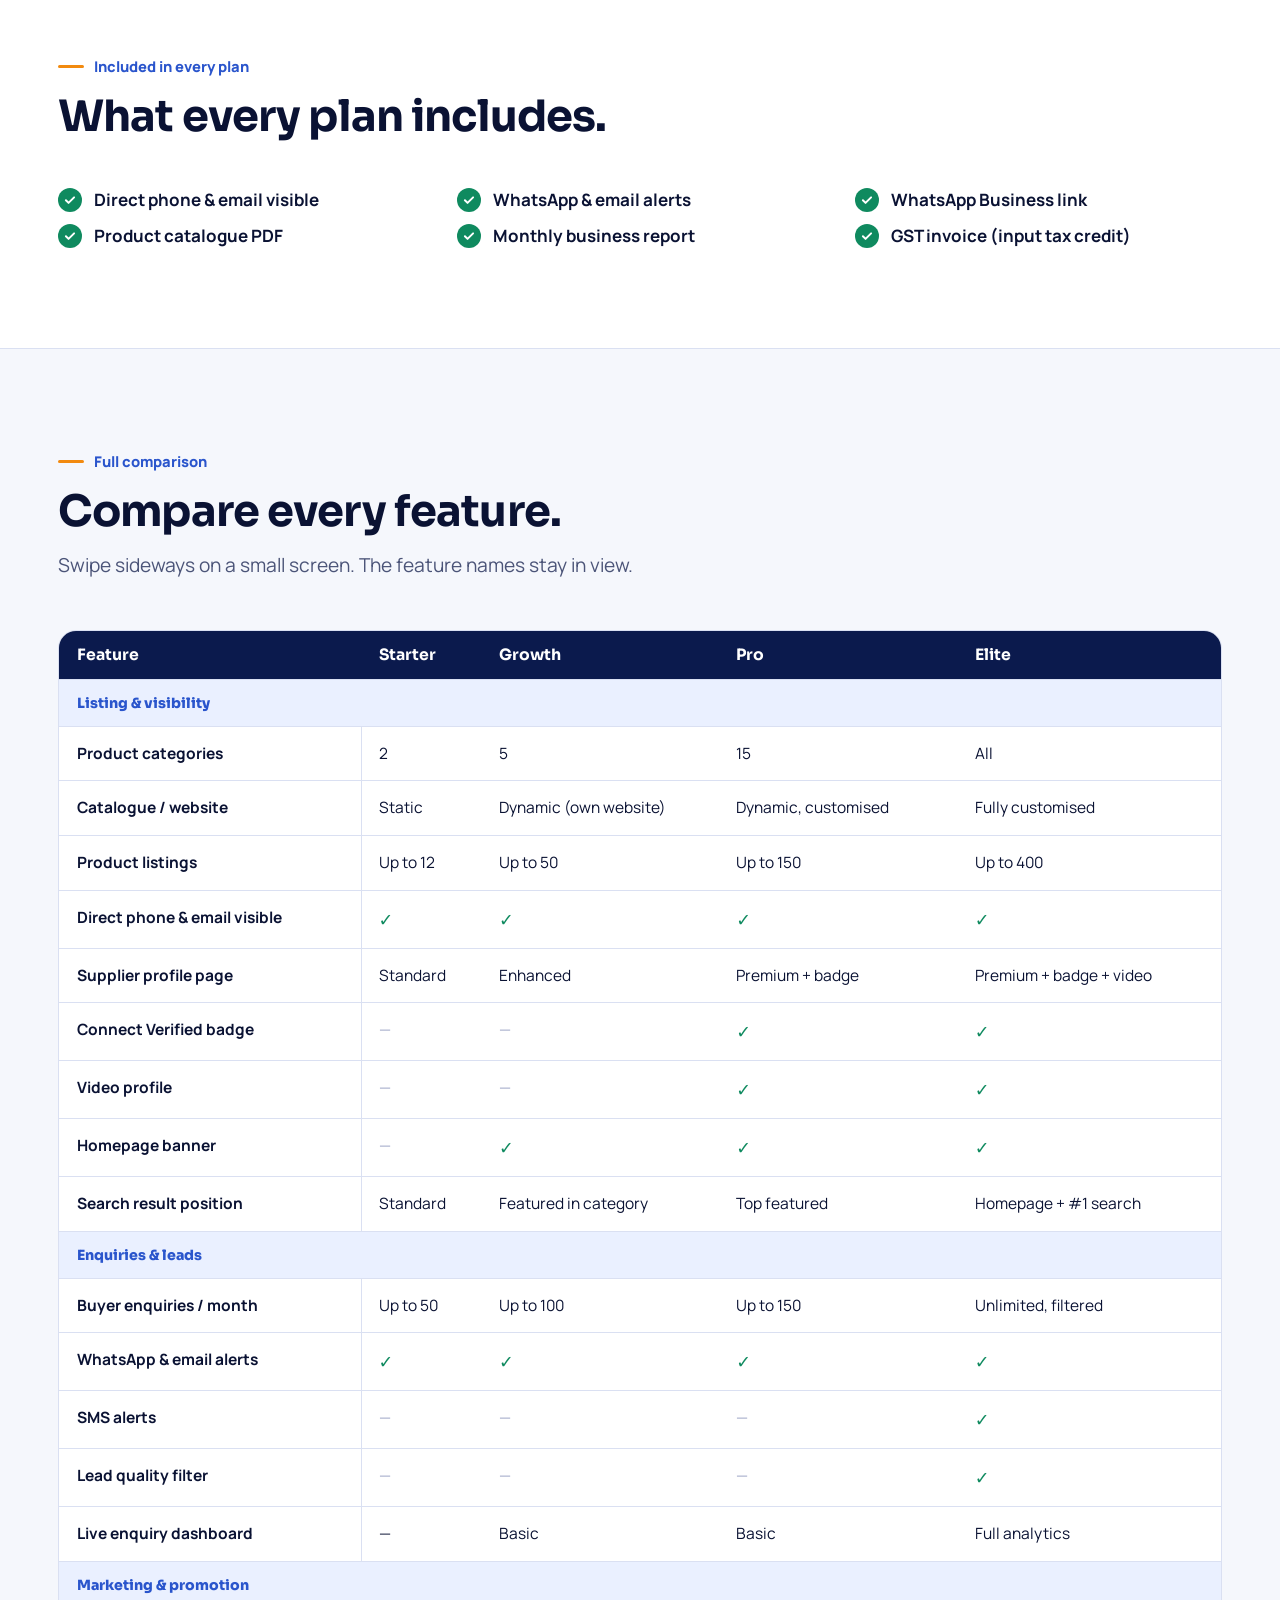
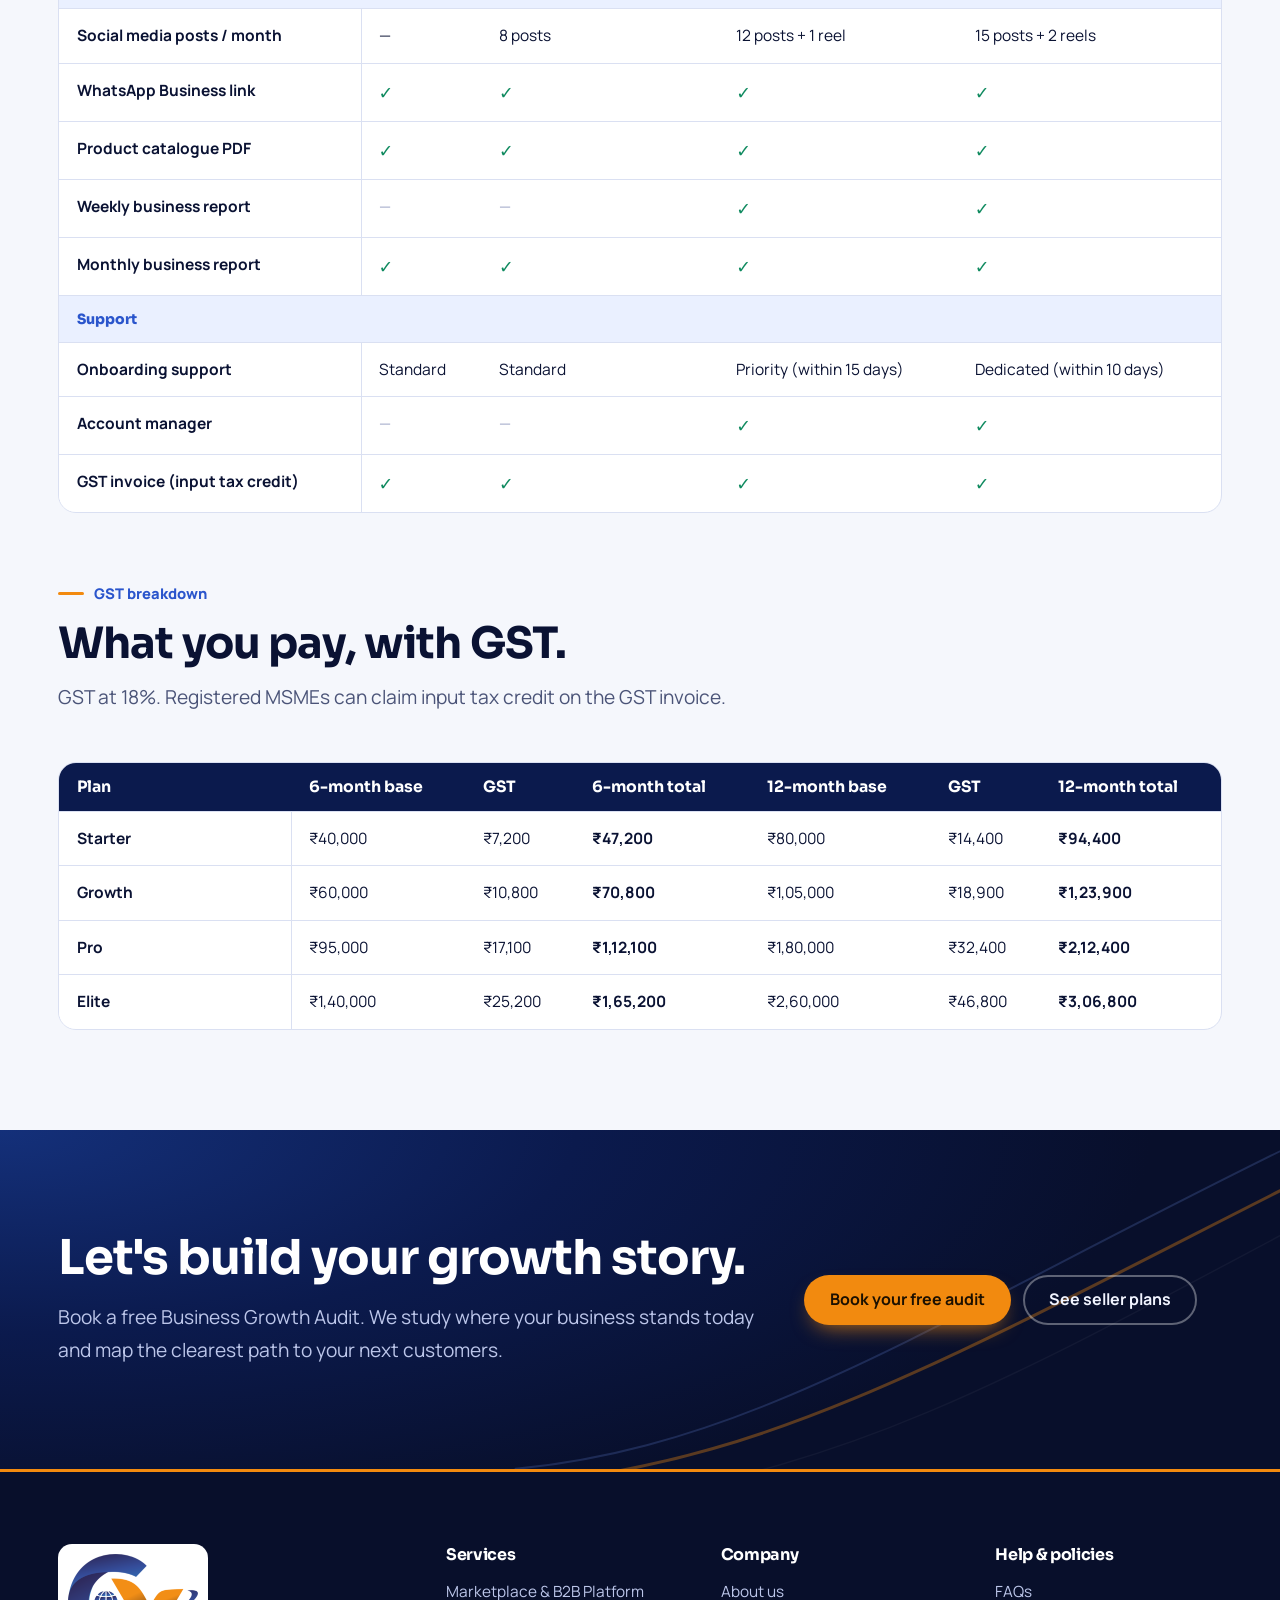
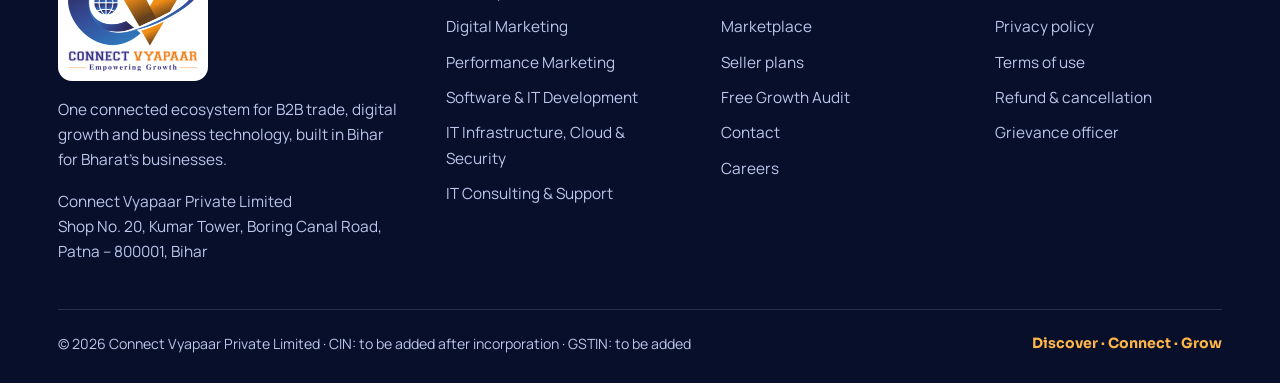
<file: pricing.html>
<!doctype html>
<html lang="en">
<head>
<meta charset="utf-8">
<meta name="viewport" content="width=device-width, initial-scale=1, viewport-fit=cover">
<title>Seller Plans | Connect Vyapaar</title>
<meta name="description" content="Starter, Growth, Pro and Elite seller plans with GST breakdown. Free basic listing for every seller.">
<meta name="theme-color" content="#0B1A4D">
<link rel="icon" href="favicon.png">
<link rel="apple-touch-icon" href="logo-mark.png">
<link rel="preconnect" href="https://fonts.googleapis.com"><link rel="preconnect" href="https://fonts.gstatic.com" crossorigin>
<link rel="stylesheet" href="https://fonts.googleapis.com/css2?family=Manrope:wght@400;500;600;700;800&family=Sora:wght@600;700;800&display=swap">
<link rel="stylesheet" href="style.css">
<meta property="og:type" content="website">
<meta property="og:title" content="Seller Plans | Connect Vyapaar">
<meta property="og:description" content="Starter, Growth, Pro and Elite seller plans with GST breakdown. Free basic listing for every seller.">
<meta property="og:image" content="logo.png">
<script>document.documentElement.classList.add("js")</script>

</head>
<body>
<a class="skip" href="#main">Skip to content</a>
<div class="topbar"><div class="wrap">
<div class="tags"><span>B2B Marketplace</span><span>Digital Growth</span><span>Technology</span></div>
<span>Call / WhatsApp: +91 XXXXX XXXXX &nbsp;|&nbsp; <a href="mailto:connectvyapaarofficial@gmail.com">connectvyapaarofficial@gmail.com</a></span>
</div></div>
<header class="site-head"><div class="wrap">
<a class="brand" href="index.html" aria-label="Connect Vyapaar home"><img src="logo-mark.png" alt="" width="54" height="38"><span><b>Connect Vyapaar</b><small>Empowering Growth</small></span></a>
<button class="menu-btn" aria-expanded="false" aria-controls="nav" aria-label="Menu"><i></i><span>Menu</span></button>
<nav class="nav" id="nav" aria-label="Main"><a href="index.html">Home</a><a href="services.html">Services</a><a href="marketplace.html">Marketplace</a><a href="pricing.html" aria-current="page">Pricing</a><a href="about.html">About</a><a href="contact.html">Contact</a><a class="btn btn-primary" href="contact.html#audit">Free Growth Audit</a></nav>
</div></header>
<main id="main">
<section class="page-hero on-navy"><svg class="orbit-bg" viewBox="0 0 1440 700" preserveAspectRatio="none" aria-hidden="true"><path class="o3" vector-effect="non-scaling-stroke" d="M700 760 C 980 690, 1180 470, 1500 160"/><path class="o2" vector-effect="non-scaling-stroke" d="M580 700 C 860 650, 1060 380, 1500 -10"/><path class="o1" vector-effect="non-scaling-stroke" d="M640 720 C 900 660, 1120 420, 1500 70"/></svg><div class="wrap">
<nav class="crumbs" aria-label="Breadcrumb"><a href="index.html">Home</a><span>Seller plans</span></nav>
<h1>Business investment plans for every stage.</h1><p class="lede">Every seller can start with a free basic listing. Paid plans add products, search placement, verification, marketing and support. Direct phone and email visibility is included in every plan.</p></div></section>

<section><div class="wrap">
<div class="price-bar"><div class="toggle" data-term role="group" aria-label="Plan term"><button data-t="6" aria-pressed="true">6 months</button><button data-t="12" aria-pressed="false">12 months</button></div>
<p class="form-note">Annual plans include priority onboarding within 48 hours and 13 months of validity for the price of 12.</p></div>
<div class="plans"><div class="plan" data-reveal style="--d:0.0s"><h3>Starter</h3><p class="for">New suppliers and small traders going digital</p>
<div><p class="price"><span data-p6="₹40,000" data-p12="₹80,000">₹40,000</span></p><p class="per"><span data-termlabel>for 6 months</span> + 18% GST · about <span data-m6="₹6,667/month" data-m12="₹6,667/month">₹6,667/month</span></p></div>
<p class="save" data-s12="Same as two 6-month terms + 1 bonus month"></p>
<ul><li>2 product categories</li><li>Up to 12 product listings</li><li>Static catalogue</li><li>Direct phone &amp; email visible</li><li>Up to 50 buyer enquiries / month</li><li>WhatsApp &amp; email alerts</li><li>Monthly business report</li></ul>
<a class="btn btn-ghost" href="contact.html#audit">Choose Starter</a></div><div class="plan featured" data-reveal style="--d:0.09s"><span class='flag'>Most chosen</span><h3>Growth</h3><p class="for">Active SMEs scaling up</p>
<div><p class="price"><span data-p6="₹60,000" data-p12="₹1,05,000">₹60,000</span></p><p class="per"><span data-termlabel>for 6 months</span> + 18% GST · about <span data-m6="₹10,000/month" data-m12="₹8,750/month">₹10,000/month</span></p></div>
<p class="save" data-s12="Save ₹15,000 vs two 6-month terms"></p>
<ul><li>5 product categories</li><li>Up to 50 product listings</li><li>Dynamic catalogue (own website)</li><li>Homepage banner</li><li>Featured in category search</li><li>Up to 100 buyer enquiries / month</li><li>8 social media posts / month</li><li>Basic enquiry dashboard</li></ul>
<a class="btn btn-primary" href="contact.html#audit">Choose Growth</a></div><div class="plan" data-reveal style="--d:0.18s"><h3>Pro</h3><p class="for">Established suppliers and mid-size manufacturers</p>
<div><p class="price"><span data-p6="₹95,000" data-p12="₹1,80,000">₹95,000</span></p><p class="per"><span data-termlabel>for 6 months</span> + 18% GST · about <span data-m6="₹15,833/month" data-m12="₹15,000/month">₹15,833/month</span></p></div>
<p class="save" data-s12="Save ₹10,000 vs two 6-month terms"></p>
<ul><li>15 product categories</li><li>Up to 150 product listings</li><li>Customised dynamic website</li><li>Connect Verified badge + video profile</li><li>Top featured in search</li><li>Up to 150 buyer enquiries / month</li><li>12 posts + 1 reel / month</li><li>Weekly report + account manager</li></ul>
<a class="btn btn-ghost" href="contact.html#audit">Choose Pro</a></div><div class="plan" data-reveal style="--d:0.27s"><h3>Elite</h3><p class="for">Exporters and top brands</p>
<div><p class="price"><span data-p6="₹1,40,000" data-p12="₹2,60,000">₹1,40,000</span></p><p class="per"><span data-termlabel>for 6 months</span> + 18% GST · about <span data-m6="₹23,333/month" data-m12="₹21,667/month">₹23,333/month</span></p></div>
<p class="save" data-s12="Save ₹20,000 vs two 6-month terms"></p>
<ul><li>All product categories</li><li>Up to 400 product listings</li><li>Fully customised website</li><li>Badge + video profile</li><li>Homepage + #1 search position</li><li>Unlimited, filtered enquiries</li><li>15 posts + 2 reels / month</li><li>SMS alerts, lead filter, full analytics</li><li>Dedicated onboarding (10 days)</li></ul>
<a class="btn btn-ghost" href="contact.html#audit">Choose Elite</a></div></div>
</div></section>

<section class="band-white"><div class="wrap">
<div class="sec-head"><span class="tag">Included in every plan</span><h2>What every plan includes.</h2></div>
<div class="incl"><div>Direct phone &amp; email visible</div><div>WhatsApp &amp; email alerts</div><div>WhatsApp Business link</div><div>Product catalogue PDF</div><div>Monthly business report</div><div>GST invoice (input tax credit)</div></div>
</div></section>

<section><div class="wrap">
<div class="sec-head"><span class="tag">Full comparison</span><h2>Compare every feature.</h2><p class="lede">Swipe sideways on a small screen. The feature names stay in view.</p></div>
<div class="table-wrap" tabindex="0" role="region" aria-label="Plan feature comparison"><table><thead><tr><th>Feature</th><th>Starter</th><th>Growth</th><th>Pro</th><th>Elite</th></tr></thead><tbody><tr class="group"><th colspan="5">Listing &amp; visibility</th></tr><tr><th scope="row">Product categories</th><td>2</td><td>5</td><td>15</td><td>All</td></tr><tr><th scope="row">Catalogue / website</th><td>Static</td><td>Dynamic (own website)</td><td>Dynamic, customised</td><td>Fully customised</td></tr><tr><th scope="row">Product listings</th><td>Up to 12</td><td>Up to 50</td><td>Up to 150</td><td>Up to 400</td></tr><tr><th scope="row">Direct phone &amp; email visible</th><td class="yes">✓<span class="sr">Yes</span></td><td class="yes">✓<span class="sr">Yes</span></td><td class="yes">✓<span class="sr">Yes</span></td><td class="yes">✓<span class="sr">Yes</span></td></tr><tr><th scope="row">Supplier profile page</th><td>Standard</td><td>Enhanced</td><td>Premium + badge</td><td>Premium + badge + video</td></tr><tr><th scope="row">Connect Verified badge</th><td class="no"><span aria-hidden="true">—</span><span class="sr">Not included</span></td><td class="no"><span aria-hidden="true">—</span><span class="sr">Not included</span></td><td class="yes">✓<span class="sr">Yes</span></td><td class="yes">✓<span class="sr">Yes</span></td></tr><tr><th scope="row">Video profile</th><td class="no"><span aria-hidden="true">—</span><span class="sr">Not included</span></td><td class="no"><span aria-hidden="true">—</span><span class="sr">Not included</span></td><td class="yes">✓<span class="sr">Yes</span></td><td class="yes">✓<span class="sr">Yes</span></td></tr><tr><th scope="row">Homepage banner</th><td class="no"><span aria-hidden="true">—</span><span class="sr">Not included</span></td><td class="yes">✓<span class="sr">Yes</span></td><td class="yes">✓<span class="sr">Yes</span></td><td class="yes">✓<span class="sr">Yes</span></td></tr><tr><th scope="row">Search result position</th><td>Standard</td><td>Featured in category</td><td>Top featured</td><td>Homepage + #1 search</td></tr><tr class="group"><th colspan="5">Enquiries &amp; leads</th></tr><tr><th scope="row">Buyer enquiries / month</th><td>Up to 50</td><td>Up to 100</td><td>Up to 150</td><td>Unlimited, filtered</td></tr><tr><th scope="row">WhatsApp &amp; email alerts</th><td class="yes">✓<span class="sr">Yes</span></td><td class="yes">✓<span class="sr">Yes</span></td><td class="yes">✓<span class="sr">Yes</span></td><td class="yes">✓<span class="sr">Yes</span></td></tr><tr><th scope="row">SMS alerts</th><td class="no"><span aria-hidden="true">—</span><span class="sr">Not included</span></td><td class="no"><span aria-hidden="true">—</span><span class="sr">Not included</span></td><td class="no"><span aria-hidden="true">—</span><span class="sr">Not included</span></td><td class="yes">✓<span class="sr">Yes</span></td></tr><tr><th scope="row">Lead quality filter</th><td class="no"><span aria-hidden="true">—</span><span class="sr">Not included</span></td><td class="no"><span aria-hidden="true">—</span><span class="sr">Not included</span></td><td class="no"><span aria-hidden="true">—</span><span class="sr">Not included</span></td><td class="yes">✓<span class="sr">Yes</span></td></tr><tr><th scope="row">Live enquiry dashboard</th><td>—</td><td>Basic</td><td>Basic</td><td>Full analytics</td></tr><tr class="group"><th colspan="5">Marketing &amp; promotion</th></tr><tr><th scope="row">Social media posts / month</th><td>—</td><td>8 posts</td><td>12 posts + 1 reel</td><td>15 posts + 2 reels</td></tr><tr><th scope="row">WhatsApp Business link</th><td class="yes">✓<span class="sr">Yes</span></td><td class="yes">✓<span class="sr">Yes</span></td><td class="yes">✓<span class="sr">Yes</span></td><td class="yes">✓<span class="sr">Yes</span></td></tr><tr><th scope="row">Product catalogue PDF</th><td class="yes">✓<span class="sr">Yes</span></td><td class="yes">✓<span class="sr">Yes</span></td><td class="yes">✓<span class="sr">Yes</span></td><td class="yes">✓<span class="sr">Yes</span></td></tr><tr><th scope="row">Weekly business report</th><td class="no"><span aria-hidden="true">—</span><span class="sr">Not included</span></td><td class="no"><span aria-hidden="true">—</span><span class="sr">Not included</span></td><td class="yes">✓<span class="sr">Yes</span></td><td class="yes">✓<span class="sr">Yes</span></td></tr><tr><th scope="row">Monthly business report</th><td class="yes">✓<span class="sr">Yes</span></td><td class="yes">✓<span class="sr">Yes</span></td><td class="yes">✓<span class="sr">Yes</span></td><td class="yes">✓<span class="sr">Yes</span></td></tr><tr class="group"><th colspan="5">Support</th></tr><tr><th scope="row">Onboarding support</th><td>Standard</td><td>Standard</td><td>Priority (within 15 days)</td><td>Dedicated (within 10 days)</td></tr><tr><th scope="row">Account manager</th><td class="no"><span aria-hidden="true">—</span><span class="sr">Not included</span></td><td class="no"><span aria-hidden="true">—</span><span class="sr">Not included</span></td><td class="yes">✓<span class="sr">Yes</span></td><td class="yes">✓<span class="sr">Yes</span></td></tr><tr><th scope="row">GST invoice (input tax credit)</th><td class="yes">✓<span class="sr">Yes</span></td><td class="yes">✓<span class="sr">Yes</span></td><td class="yes">✓<span class="sr">Yes</span></td><td class="yes">✓<span class="sr">Yes</span></td></tr></tbody></table></div>
<div class="sec-head" style="margin-top:68px"><span class="tag">GST breakdown</span><h2>What you pay, with GST.</h2><p class="lede">GST at 18%. Registered MSMEs can claim input tax credit on the GST invoice.</p></div>
<div class="table-wrap" tabindex="0" role="region" aria-label="GST breakdown"><table><thead><tr><th>Plan</th><th>6-month base</th><th>GST</th><th>6-month total</th><th>12-month base</th><th>GST</th><th>12-month total</th></tr></thead><tbody><tr><th scope="row">Starter</th><td>₹40,000</td><td>₹7,200</td><td><b>₹47,200</b></td><td>₹80,000</td><td>₹14,400</td><td><b>₹94,400</b></td></tr><tr><th scope="row">Growth</th><td>₹60,000</td><td>₹10,800</td><td><b>₹70,800</b></td><td>₹1,05,000</td><td>₹18,900</td><td><b>₹1,23,900</b></td></tr><tr><th scope="row">Pro</th><td>₹95,000</td><td>₹17,100</td><td><b>₹1,12,100</b></td><td>₹1,80,000</td><td>₹32,400</td><td><b>₹2,12,400</b></td></tr><tr><th scope="row">Elite</th><td>₹1,40,000</td><td>₹25,200</td><td><b>₹1,65,200</b></td><td>₹2,60,000</td><td>₹46,800</td><td><b>₹3,06,800</b></td></tr></tbody></table></div>
</div></section>
<section class="band-navy cta-band on-navy"><svg class="orbit-bg static" viewBox="0 0 1440 700" preserveAspectRatio="none" aria-hidden="true"><path class="o3" vector-effect="non-scaling-stroke" d="M700 760 C 980 690, 1180 470, 1500 160"/><path class="o2" vector-effect="non-scaling-stroke" d="M580 700 C 860 650, 1060 380, 1500 -10"/><path class="o1" vector-effect="non-scaling-stroke" d="M640 720 C 900 660, 1120 420, 1500 70"/></svg><div class="wrap">
<div class="stack"><h2>Let's build your growth story.</h2>
<p class="lede">Book a free Business Growth Audit. We study where your business stands today and map the clearest path to your next customers.</p></div>
<div class="btn-row"><a class="btn btn-primary" href="contact.html#audit">Book your free audit</a><a class="btn btn-ghost" href="pricing.html">See seller plans</a></div>
</div></section>
</main>
<footer class="site-foot">
<svg class="foot-curve" viewBox="0 0 1440 60" preserveAspectRatio="none" aria-hidden="true"><path fill="currentColor" d="M0 60V38C240 4 520 -6 800 14s460 30 640 6V60Z"/></svg>
<div class="wrap main">
<div class="foot-grid">
<div class="foot-brand"><img src="logo.png" alt="Connect Vyapaar — Empowering Growth" width="150" height="135">
<p>One connected ecosystem for B2B trade, digital growth and business technology, built in Bihar for Bharat's businesses.</p>
<p>Connect Vyapaar Private Limited<br>Shop No. 20, Kumar Tower, Boring Canal Road, Patna – 800001, Bihar</p></div>
<div><h4>Services</h4><ul><li><a href="services.html#cat-A">Marketplace &amp; B2B Platform</a></li><li><a href="services.html#cat-B">Digital Marketing</a></li><li><a href="services.html#cat-C">Performance Marketing</a></li><li><a href="services.html#cat-D">Software &amp; IT Development</a></li><li><a href="services.html#cat-E">IT Infrastructure, Cloud &amp; Security</a></li><li><a href="services.html#cat-F">IT Consulting &amp; Support</a></li></ul></div>
<div><h4>Company</h4><ul><li><a href="about.html">About us</a></li><li><a href="marketplace.html">Marketplace</a></li><li><a href="pricing.html">Seller plans</a></li><li><a href="contact.html#audit">Free Growth Audit</a></li><li><a href="contact.html">Contact</a></li><li><a href="about.html#careers">Careers</a></li></ul></div>
<div><h4>Help &amp; policies</h4><ul><li><a href="index.html#faq">FAQs</a></li><li><a href="legal.html#privacy">Privacy policy</a></li><li><a href="legal.html#terms">Terms of use</a></li><li><a href="legal.html#refund">Refund &amp; cancellation</a></li><li><a href="legal.html#grievance">Grievance officer</a></li></ul></div>
</div>
<div class="foot-base"><span>© 2026 Connect Vyapaar Private Limited · CIN: to be added after incorporation · GSTIN: to be added</span><span class="motto">Discover · Connect · Grow</span></div>
</div></footer>
<script src="main.js"></script>
</body>
</html>
</file>
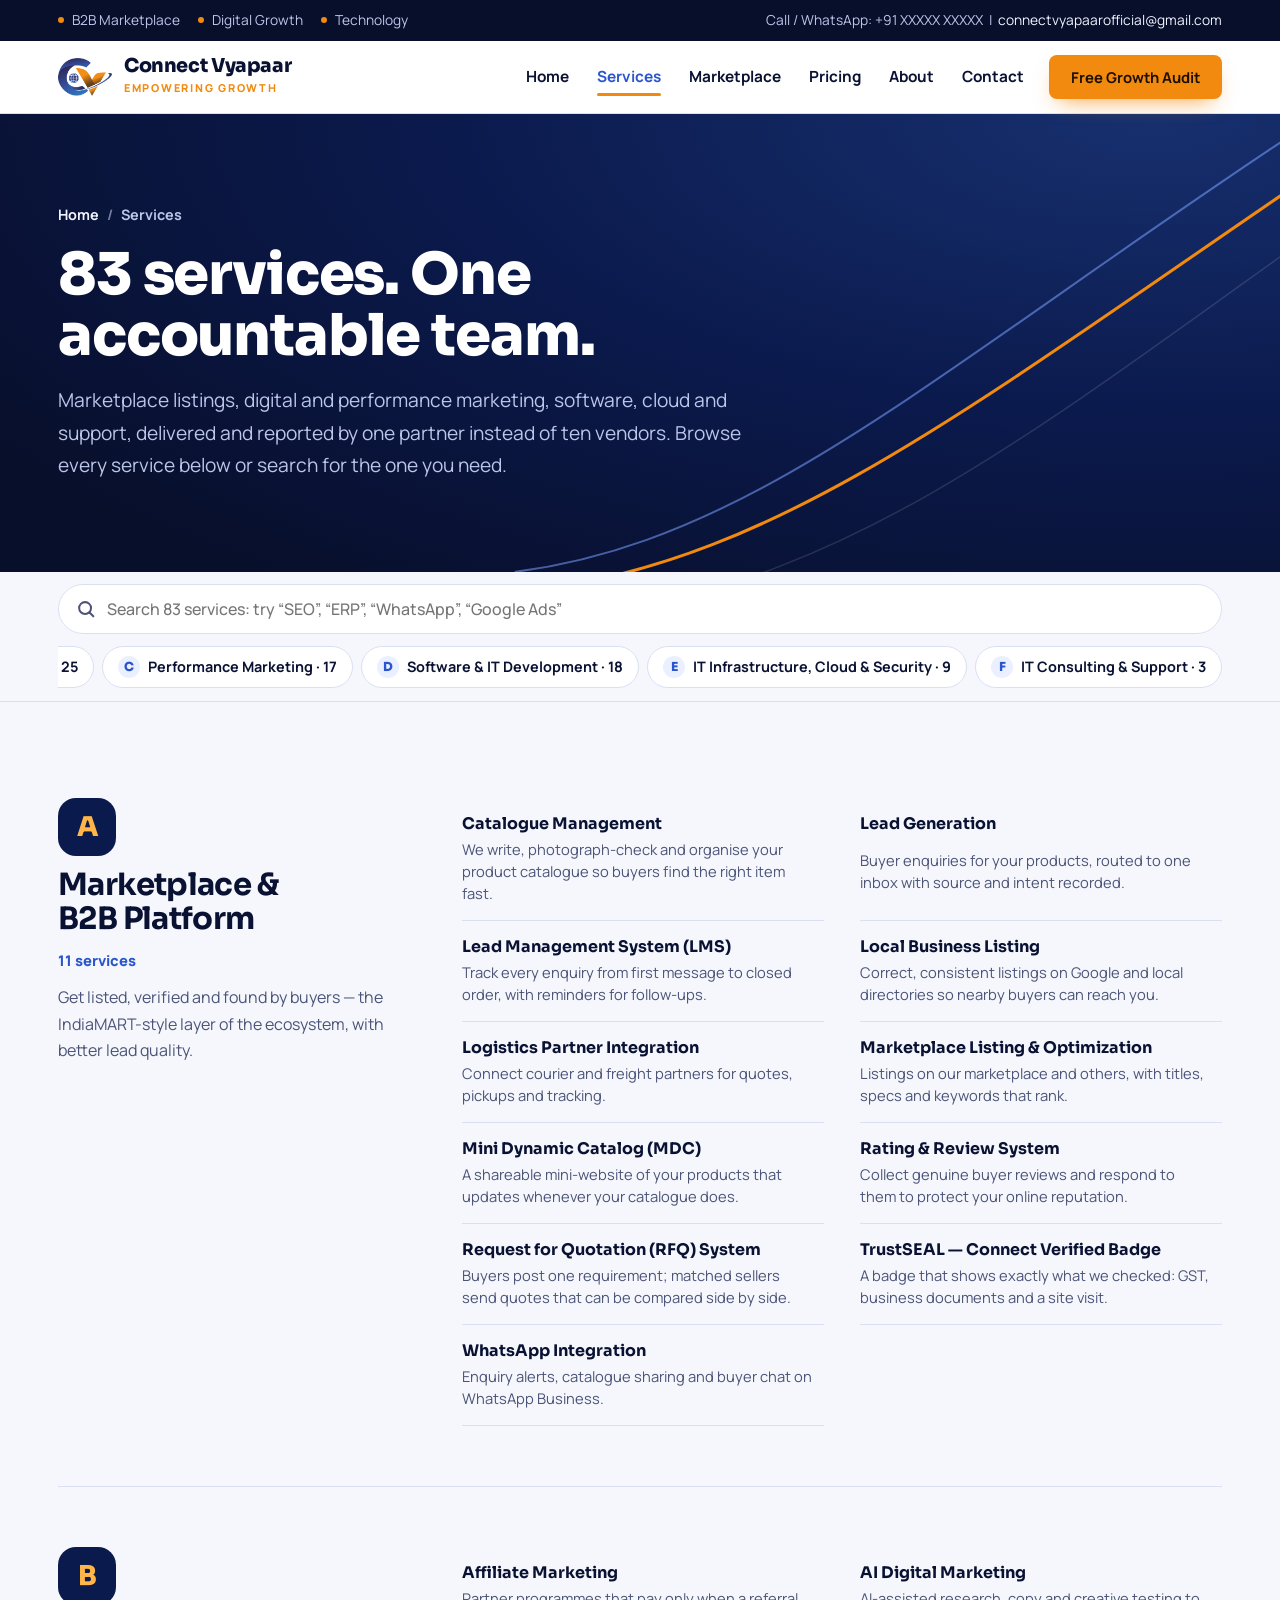
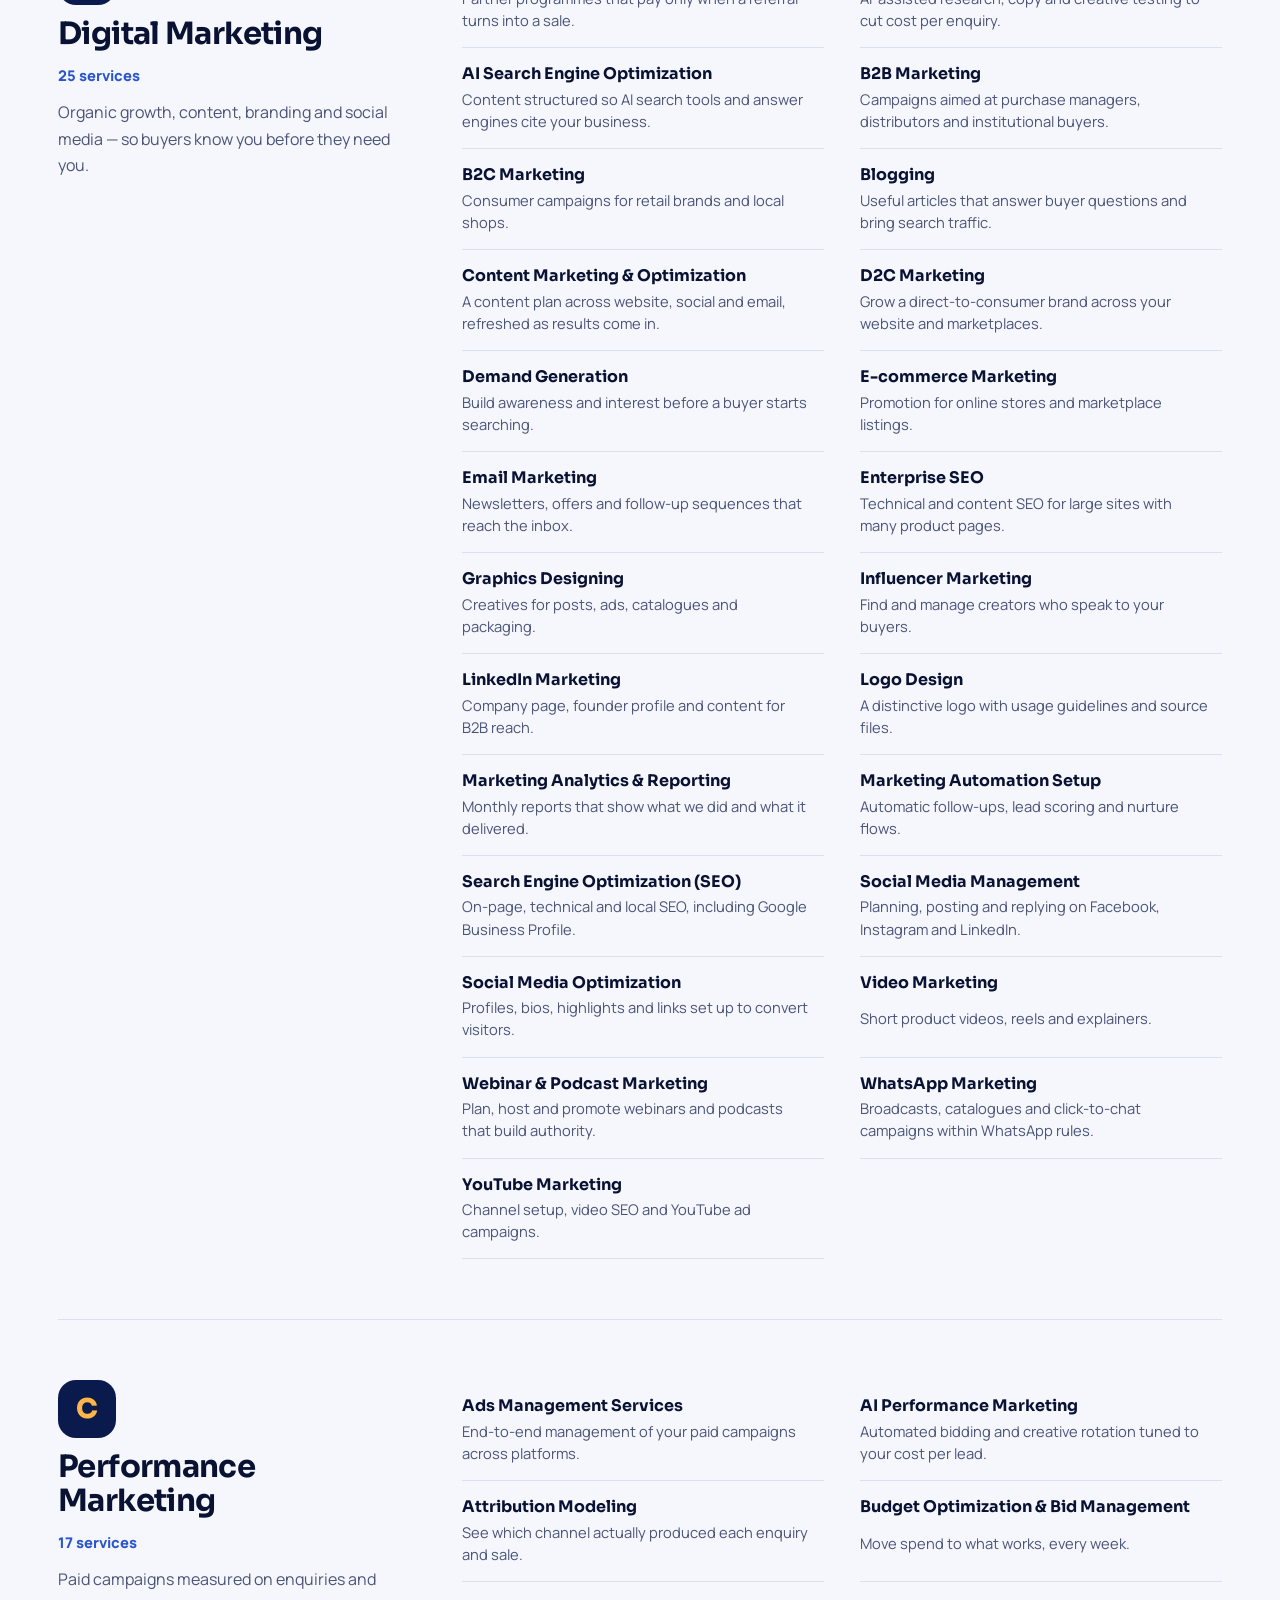
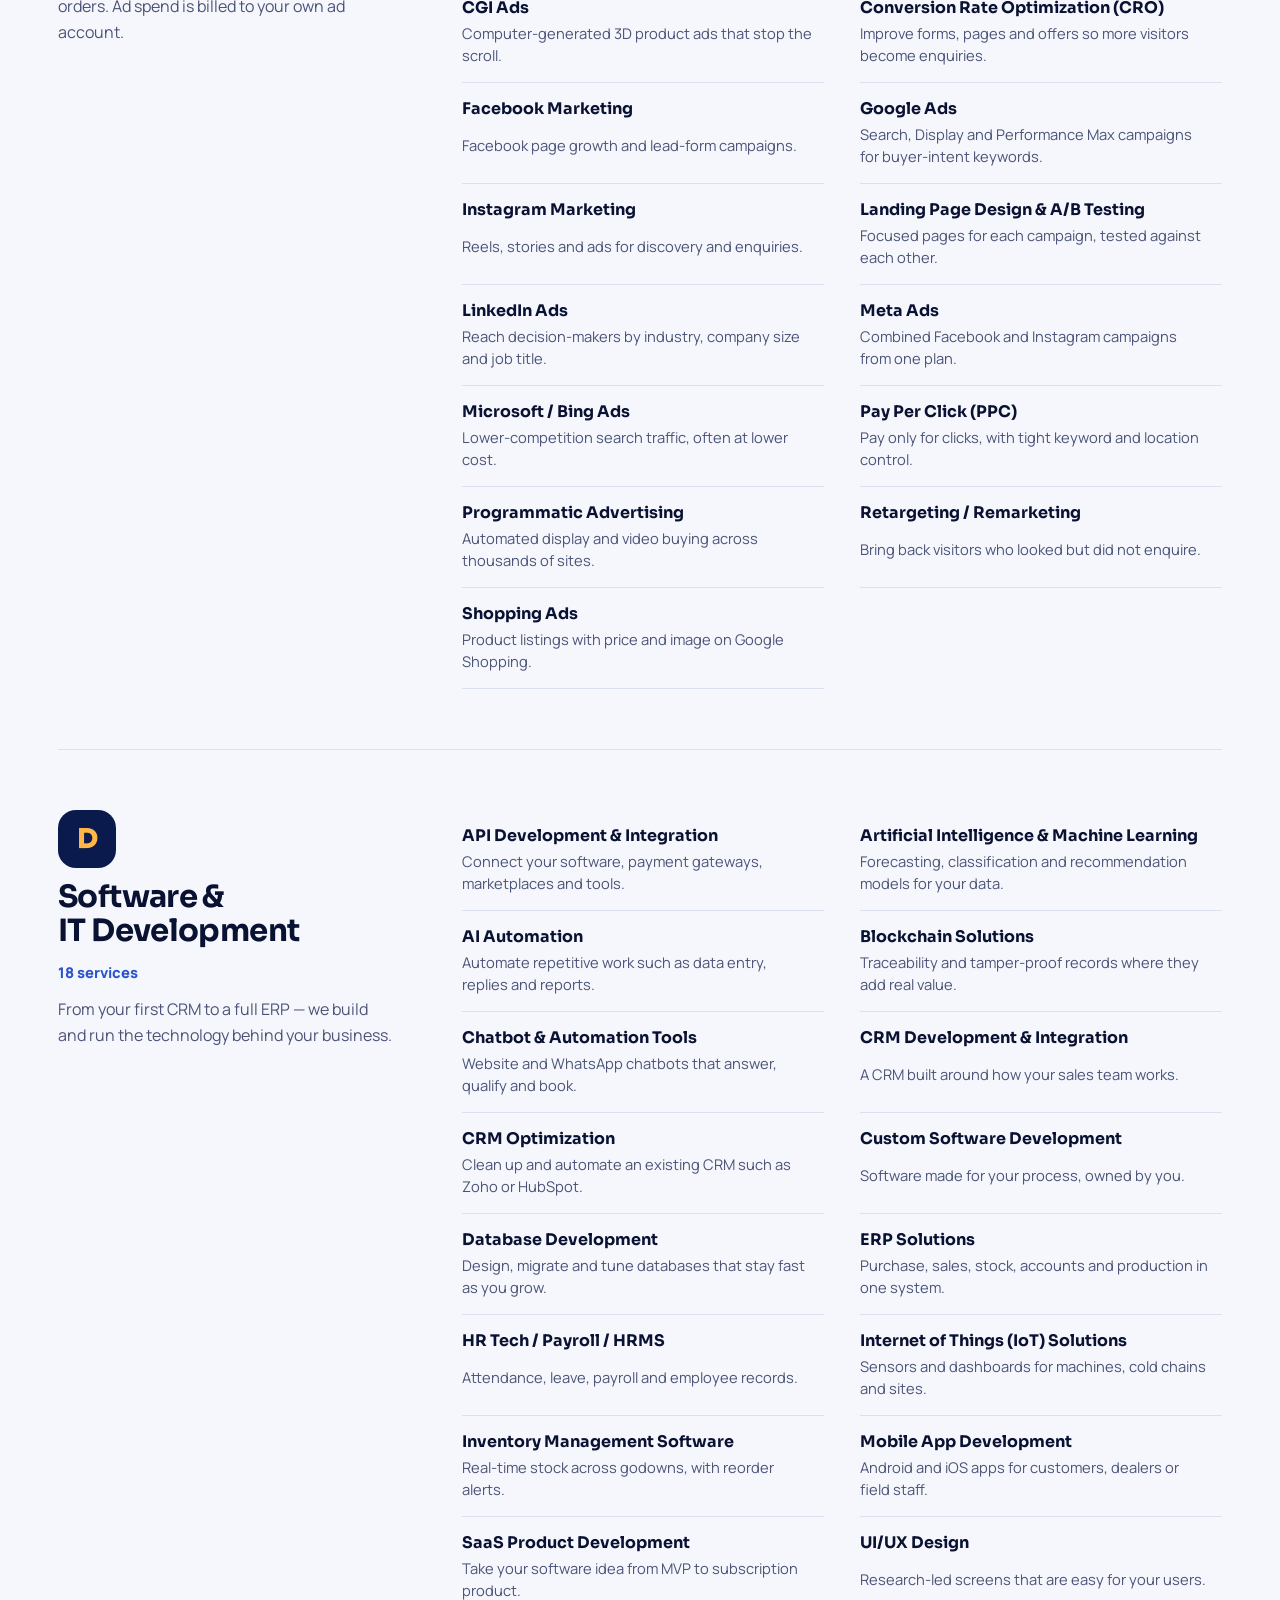
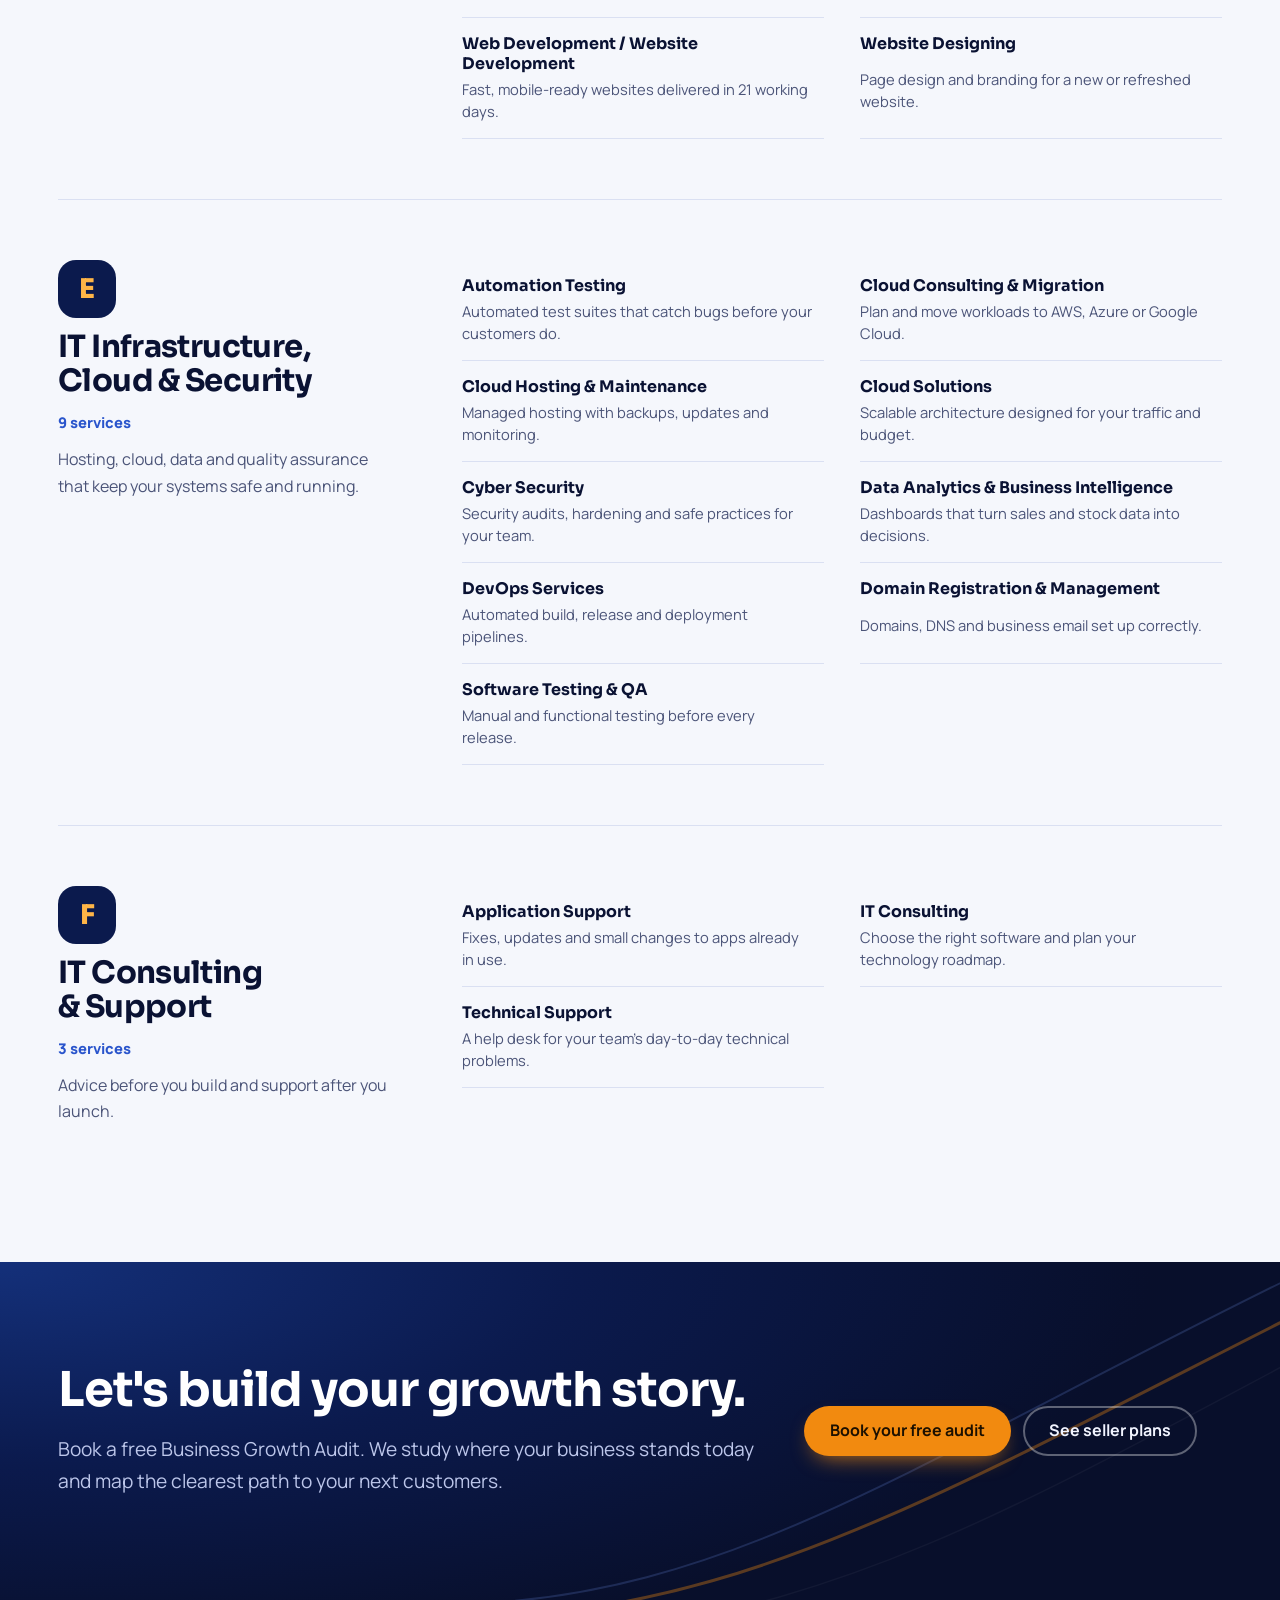
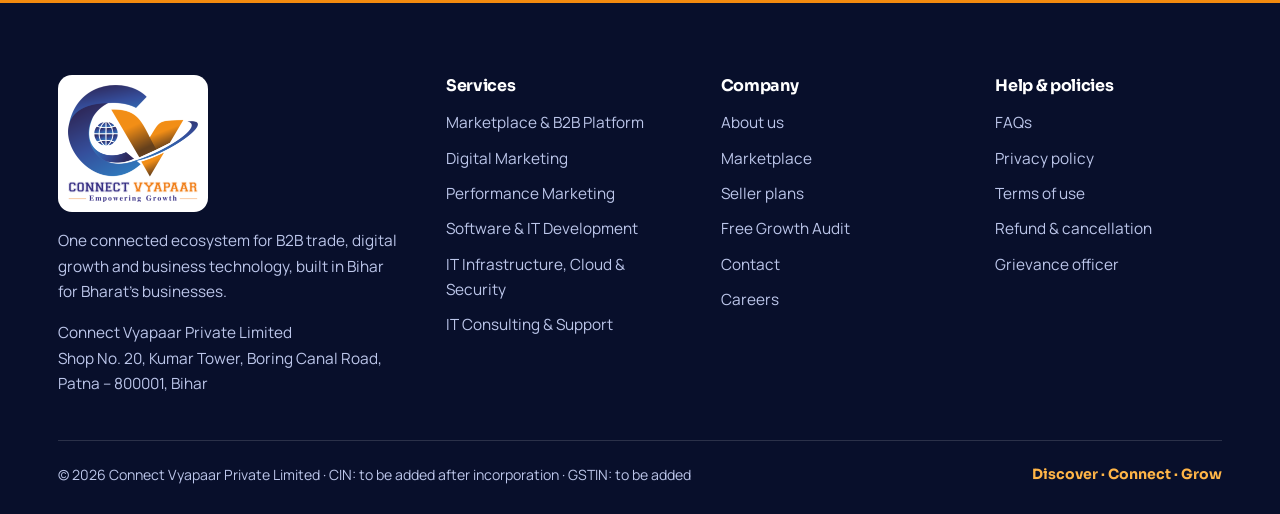
<file: services.html>
<!doctype html>
<html lang="en">
<head>
<meta charset="utf-8">
<meta name="viewport" content="width=device-width, initial-scale=1, viewport-fit=cover">
<title>Services | Connect Vyapaar</title>
<meta name="description" content="All 83 Connect Vyapaar services: marketplace, digital and performance marketing, software, cloud, security and IT support.">
<meta name="theme-color" content="#0B1A4D">
<link rel="icon" href="favicon.png">
<link rel="apple-touch-icon" href="logo-mark.png">
<link rel="preconnect" href="https://fonts.googleapis.com"><link rel="preconnect" href="https://fonts.gstatic.com" crossorigin>
<link rel="stylesheet" href="https://fonts.googleapis.com/css2?family=Manrope:wght@400;500;600;700;800&family=Sora:wght@600;700;800&display=swap">
<link rel="stylesheet" href="style.css">
<meta property="og:type" content="website">
<meta property="og:title" content="Services | Connect Vyapaar">
<meta property="og:description" content="All 83 Connect Vyapaar services: marketplace, digital and performance marketing, software, cloud, security and IT support.">
<meta property="og:image" content="logo.png">
<script>document.documentElement.classList.add("js")</script>

</head>
<body>
<a class="skip" href="#main">Skip to content</a>
<div class="topbar"><div class="wrap">
<div class="tags"><span>B2B Marketplace</span><span>Digital Growth</span><span>Technology</span></div>
<span>Call / WhatsApp: +91 XXXXX XXXXX &nbsp;|&nbsp; <a href="mailto:connectvyapaarofficial@gmail.com">connectvyapaarofficial@gmail.com</a></span>
</div></div>
<header class="site-head"><div class="wrap">
<a class="brand" href="index.html" aria-label="Connect Vyapaar home"><img src="logo-mark.png" alt="" width="54" height="38"><span><b>Connect Vyapaar</b><small>Empowering Growth</small></span></a>
<button class="menu-btn" aria-expanded="false" aria-controls="nav" aria-label="Menu"><i></i><span>Menu</span></button>
<nav class="nav" id="nav" aria-label="Main"><a href="index.html">Home</a><a href="services.html" aria-current="page">Services</a><a href="marketplace.html">Marketplace</a><a href="pricing.html">Pricing</a><a href="about.html">About</a><a href="contact.html">Contact</a><a class="btn btn-primary" href="contact.html#audit">Free Growth Audit</a></nav>
</div></header>
<main id="main">
<section class="page-hero on-navy"><svg class="orbit-bg" viewBox="0 0 1440 700" preserveAspectRatio="none" aria-hidden="true"><path class="o3" vector-effect="non-scaling-stroke" d="M700 760 C 980 690, 1180 470, 1500 160"/><path class="o2" vector-effect="non-scaling-stroke" d="M580 700 C 860 650, 1060 380, 1500 -10"/><path class="o1" vector-effect="non-scaling-stroke" d="M640 720 C 900 660, 1120 420, 1500 70"/></svg><div class="wrap">
<nav class="crumbs" aria-label="Breadcrumb"><a href="index.html">Home</a><span>Services</span></nav>
<h1>83 services. One accountable team.</h1><p class="lede">Marketplace listings, digital and performance marketing, software, cloud and support, delivered and reported by one partner instead of ten vendors. Browse every service below or search for the one you need.</p></div></section>

<div class="svc-top"><div class="wrap">
<div class="svc-search"><label class="sr" for="svc-q">Search services</label><input id="svc-q" type="search" placeholder="Search 83 services: try “SEO”, “ERP”, “WhatsApp”, “Google Ads”"></div>
<nav class="svc-nav" aria-label="Service areas"><a href="#cat-A" class="active"><b>A</b>Marketplace &amp; B2B Platform · 11</a><a href="#cat-B"><b>B</b>Digital Marketing · 25</a><a href="#cat-C"><b>C</b>Performance Marketing · 17</a><a href="#cat-D"><b>D</b>Software &amp; IT Development · 18</a><a href="#cat-E"><b>E</b>IT Infrastructure, Cloud &amp; Security · 9</a><a href="#cat-F"><b>F</b>IT Consulting &amp; Support · 3</a></nav>
</div></div>
<section style="padding-block:clamp(20px,3vw,36px) clamp(40px,6vw,80px)"><div class="wrap">
<div class="svc-cat" id="cat-A"><header><span class="letter">A</span><h2>Marketplace &amp; B2B Platform</h2><span class="count">11 services</span><p>Get listed, verified and found by buyers — the IndiaMART-style layer of the ecosystem, with better lead quality.</p></header><div class="svc-list"><div class="svc"><b>Catalogue Management</b><small>We write, photograph-check and organise your product catalogue so buyers find the right item fast.</small></div><div class="svc"><b>Lead Generation</b><small>Buyer enquiries for your products, routed to one inbox with source and intent recorded.</small></div><div class="svc"><b>Lead Management System (LMS)</b><small>Track every enquiry from first message to closed order, with reminders for follow-ups.</small></div><div class="svc"><b>Local Business Listing</b><small>Correct, consistent listings on Google and local directories so nearby buyers can reach you.</small></div><div class="svc"><b>Logistics Partner Integration</b><small>Connect courier and freight partners for quotes, pickups and tracking.</small></div><div class="svc"><b>Marketplace Listing &amp; Optimization</b><small>Listings on our marketplace and others, with titles, specs and keywords that rank.</small></div><div class="svc"><b>Mini Dynamic Catalog (MDC)</b><small>A shareable mini-website of your products that updates whenever your catalogue does.</small></div><div class="svc"><b>Rating &amp; Review System</b><small>Collect genuine buyer reviews and respond to them to protect your online reputation.</small></div><div class="svc"><b>Request for Quotation (RFQ) System</b><small>Buyers post one requirement; matched sellers send quotes that can be compared side by side.</small></div><div class="svc"><b>TrustSEAL — Connect Verified Badge</b><small>A badge that shows exactly what we checked: GST, business documents and a site visit.</small></div><div class="svc"><b>WhatsApp Integration</b><small>Enquiry alerts, catalogue sharing and buyer chat on WhatsApp Business.</small></div></div></div><div class="svc-cat" id="cat-B"><header><span class="letter">B</span><h2>Digital Marketing</h2><span class="count">25 services</span><p>Organic growth, content, branding and social media — so buyers know you before they need you.</p></header><div class="svc-list"><div class="svc"><b>Affiliate Marketing</b><small>Partner programmes that pay only when a referral turns into a sale.</small></div><div class="svc"><b>AI Digital Marketing</b><small>AI-assisted research, copy and creative testing to cut cost per enquiry.</small></div><div class="svc"><b>AI Search Engine Optimization</b><small>Content structured so AI search tools and answer engines cite your business.</small></div><div class="svc"><b>B2B Marketing</b><small>Campaigns aimed at purchase managers, distributors and institutional buyers.</small></div><div class="svc"><b>B2C Marketing</b><small>Consumer campaigns for retail brands and local shops.</small></div><div class="svc"><b>Blogging</b><small>Useful articles that answer buyer questions and bring search traffic.</small></div><div class="svc"><b>Content Marketing &amp; Optimization</b><small>A content plan across website, social and email, refreshed as results come in.</small></div><div class="svc"><b>D2C Marketing</b><small>Grow a direct-to-consumer brand across your website and marketplaces.</small></div><div class="svc"><b>Demand Generation</b><small>Build awareness and interest before a buyer starts searching.</small></div><div class="svc"><b>E-commerce Marketing</b><small>Promotion for online stores and marketplace listings.</small></div><div class="svc"><b>Email Marketing</b><small>Newsletters, offers and follow-up sequences that reach the inbox.</small></div><div class="svc"><b>Enterprise SEO</b><small>Technical and content SEO for large sites with many product pages.</small></div><div class="svc"><b>Graphics Designing</b><small>Creatives for posts, ads, catalogues and packaging.</small></div><div class="svc"><b>Influencer Marketing</b><small>Find and manage creators who speak to your buyers.</small></div><div class="svc"><b>LinkedIn Marketing</b><small>Company page, founder profile and content for B2B reach.</small></div><div class="svc"><b>Logo Design</b><small>A distinctive logo with usage guidelines and source files.</small></div><div class="svc"><b>Marketing Analytics &amp; Reporting</b><small>Monthly reports that show what we did and what it delivered.</small></div><div class="svc"><b>Marketing Automation Setup</b><small>Automatic follow-ups, lead scoring and nurture flows.</small></div><div class="svc"><b>Search Engine Optimization (SEO)</b><small>On-page, technical and local SEO, including Google Business Profile.</small></div><div class="svc"><b>Social Media Management</b><small>Planning, posting and replying on Facebook, Instagram and LinkedIn.</small></div><div class="svc"><b>Social Media Optimization</b><small>Profiles, bios, highlights and links set up to convert visitors.</small></div><div class="svc"><b>Video Marketing</b><small>Short product videos, reels and explainers.</small></div><div class="svc"><b>Webinar &amp; Podcast Marketing</b><small>Plan, host and promote webinars and podcasts that build authority.</small></div><div class="svc"><b>WhatsApp Marketing</b><small>Broadcasts, catalogues and click-to-chat campaigns within WhatsApp rules.</small></div><div class="svc"><b>YouTube Marketing</b><small>Channel setup, video SEO and YouTube ad campaigns.</small></div></div></div><div class="svc-cat" id="cat-C"><header><span class="letter">C</span><h2>Performance Marketing</h2><span class="count">17 services</span><p>Paid campaigns measured on enquiries and orders. Ad spend is billed to your own ad account.</p></header><div class="svc-list"><div class="svc"><b>Ads Management Services</b><small>End-to-end management of your paid campaigns across platforms.</small></div><div class="svc"><b>AI Performance Marketing</b><small>Automated bidding and creative rotation tuned to your cost per lead.</small></div><div class="svc"><b>Attribution Modeling</b><small>See which channel actually produced each enquiry and sale.</small></div><div class="svc"><b>Budget Optimization &amp; Bid Management</b><small>Move spend to what works, every week.</small></div><div class="svc"><b>CGI Ads</b><small>Computer-generated 3D product ads that stop the scroll.</small></div><div class="svc"><b>Conversion Rate Optimization (CRO)</b><small>Improve forms, pages and offers so more visitors become enquiries.</small></div><div class="svc"><b>Facebook Marketing</b><small>Facebook page growth and lead-form campaigns.</small></div><div class="svc"><b>Google Ads</b><small>Search, Display and Performance Max campaigns for buyer-intent keywords.</small></div><div class="svc"><b>Instagram Marketing</b><small>Reels, stories and ads for discovery and enquiries.</small></div><div class="svc"><b>Landing Page Design &amp; A/B Testing</b><small>Focused pages for each campaign, tested against each other.</small></div><div class="svc"><b>LinkedIn Ads</b><small>Reach decision-makers by industry, company size and job title.</small></div><div class="svc"><b>Meta Ads</b><small>Combined Facebook and Instagram campaigns from one plan.</small></div><div class="svc"><b>Microsoft / Bing Ads</b><small>Lower-competition search traffic, often at lower cost.</small></div><div class="svc"><b>Pay Per Click (PPC)</b><small>Pay only for clicks, with tight keyword and location control.</small></div><div class="svc"><b>Programmatic Advertising</b><small>Automated display and video buying across thousands of sites.</small></div><div class="svc"><b>Retargeting / Remarketing</b><small>Bring back visitors who looked but did not enquire.</small></div><div class="svc"><b>Shopping Ads</b><small>Product listings with price and image on Google Shopping.</small></div></div></div><div class="svc-cat" id="cat-D"><header><span class="letter">D</span><h2>Software &amp; IT Development</h2><span class="count">18 services</span><p>From your first CRM to a full ERP — we build and run the technology behind your business.</p></header><div class="svc-list"><div class="svc"><b>API Development &amp; Integration</b><small>Connect your software, payment gateways, marketplaces and tools.</small></div><div class="svc"><b>Artificial Intelligence &amp; Machine Learning</b><small>Forecasting, classification and recommendation models for your data.</small></div><div class="svc"><b>AI Automation</b><small>Automate repetitive work such as data entry, replies and reports.</small></div><div class="svc"><b>Blockchain Solutions</b><small>Traceability and tamper-proof records where they add real value.</small></div><div class="svc"><b>Chatbot &amp; Automation Tools</b><small>Website and WhatsApp chatbots that answer, qualify and book.</small></div><div class="svc"><b>CRM Development &amp; Integration</b><small>A CRM built around how your sales team works.</small></div><div class="svc"><b>CRM Optimization</b><small>Clean up and automate an existing CRM such as Zoho or HubSpot.</small></div><div class="svc"><b>Custom Software Development</b><small>Software made for your process, owned by you.</small></div><div class="svc"><b>Database Development</b><small>Design, migrate and tune databases that stay fast as you grow.</small></div><div class="svc"><b>ERP Solutions</b><small>Purchase, sales, stock, accounts and production in one system.</small></div><div class="svc"><b>HR Tech / Payroll / HRMS</b><small>Attendance, leave, payroll and employee records.</small></div><div class="svc"><b>Internet of Things (IoT) Solutions</b><small>Sensors and dashboards for machines, cold chains and sites.</small></div><div class="svc"><b>Inventory Management Software</b><small>Real-time stock across godowns, with reorder alerts.</small></div><div class="svc"><b>Mobile App Development</b><small>Android and iOS apps for customers, dealers or field staff.</small></div><div class="svc"><b>SaaS Product Development</b><small>Take your software idea from MVP to subscription product.</small></div><div class="svc"><b>UI/UX Design</b><small>Research-led screens that are easy for your users.</small></div><div class="svc"><b>Web Development / Website Development</b><small>Fast, mobile-ready websites delivered in 21 working days.</small></div><div class="svc"><b>Website Designing</b><small>Page design and branding for a new or refreshed website.</small></div></div></div><div class="svc-cat" id="cat-E"><header><span class="letter">E</span><h2>IT Infrastructure, Cloud &amp; Security</h2><span class="count">9 services</span><p>Hosting, cloud, data and quality assurance that keep your systems safe and running.</p></header><div class="svc-list"><div class="svc"><b>Automation Testing</b><small>Automated test suites that catch bugs before your customers do.</small></div><div class="svc"><b>Cloud Consulting &amp; Migration</b><small>Plan and move workloads to AWS, Azure or Google Cloud.</small></div><div class="svc"><b>Cloud Hosting &amp; Maintenance</b><small>Managed hosting with backups, updates and monitoring.</small></div><div class="svc"><b>Cloud Solutions</b><small>Scalable architecture designed for your traffic and budget.</small></div><div class="svc"><b>Cyber Security</b><small>Security audits, hardening and safe practices for your team.</small></div><div class="svc"><b>Data Analytics &amp; Business Intelligence</b><small>Dashboards that turn sales and stock data into decisions.</small></div><div class="svc"><b>DevOps Services</b><small>Automated build, release and deployment pipelines.</small></div><div class="svc"><b>Domain Registration &amp; Management</b><small>Domains, DNS and business email set up correctly.</small></div><div class="svc"><b>Software Testing &amp; QA</b><small>Manual and functional testing before every release.</small></div></div></div><div class="svc-cat" id="cat-F"><header><span class="letter">F</span><h2>IT Consulting &amp; Support</h2><span class="count">3 services</span><p>Advice before you build and support after you launch.</p></header><div class="svc-list"><div class="svc"><b>Application Support</b><small>Fixes, updates and small changes to apps already in use.</small></div><div class="svc"><b>IT Consulting</b><small>Choose the right software and plan your technology roadmap.</small></div><div class="svc"><b>Technical Support</b><small>A help desk for your team&#x27;s day-to-day technical problems.</small></div></div></div>
<p class="empty" id="svc-empty" hidden>No service matches that search. Ask us anyway — <a href="contact.html">tell us what you need</a>.</p>
</div></section>
<section class="band-navy cta-band on-navy"><svg class="orbit-bg static" viewBox="0 0 1440 700" preserveAspectRatio="none" aria-hidden="true"><path class="o3" vector-effect="non-scaling-stroke" d="M700 760 C 980 690, 1180 470, 1500 160"/><path class="o2" vector-effect="non-scaling-stroke" d="M580 700 C 860 650, 1060 380, 1500 -10"/><path class="o1" vector-effect="non-scaling-stroke" d="M640 720 C 900 660, 1120 420, 1500 70"/></svg><div class="wrap">
<div class="stack"><h2>Let's build your growth story.</h2>
<p class="lede">Book a free Business Growth Audit. We study where your business stands today and map the clearest path to your next customers.</p></div>
<div class="btn-row"><a class="btn btn-primary" href="contact.html#audit">Book your free audit</a><a class="btn btn-ghost" href="pricing.html">See seller plans</a></div>
</div></section>
</main>
<footer class="site-foot">
<svg class="foot-curve" viewBox="0 0 1440 60" preserveAspectRatio="none" aria-hidden="true"><path fill="currentColor" d="M0 60V38C240 4 520 -6 800 14s460 30 640 6V60Z"/></svg>
<div class="wrap main">
<div class="foot-grid">
<div class="foot-brand"><img src="logo.png" alt="Connect Vyapaar — Empowering Growth" width="150" height="135">
<p>One connected ecosystem for B2B trade, digital growth and business technology, built in Bihar for Bharat's businesses.</p>
<p>Connect Vyapaar Private Limited<br>Shop No. 20, Kumar Tower, Boring Canal Road, Patna – 800001, Bihar</p></div>
<div><h4>Services</h4><ul><li><a href="services.html#cat-A">Marketplace &amp; B2B Platform</a></li><li><a href="services.html#cat-B">Digital Marketing</a></li><li><a href="services.html#cat-C">Performance Marketing</a></li><li><a href="services.html#cat-D">Software &amp; IT Development</a></li><li><a href="services.html#cat-E">IT Infrastructure, Cloud &amp; Security</a></li><li><a href="services.html#cat-F">IT Consulting &amp; Support</a></li></ul></div>
<div><h4>Company</h4><ul><li><a href="about.html">About us</a></li><li><a href="marketplace.html">Marketplace</a></li><li><a href="pricing.html">Seller plans</a></li><li><a href="contact.html#audit">Free Growth Audit</a></li><li><a href="contact.html">Contact</a></li><li><a href="about.html#careers">Careers</a></li></ul></div>
<div><h4>Help &amp; policies</h4><ul><li><a href="index.html#faq">FAQs</a></li><li><a href="legal.html#privacy">Privacy policy</a></li><li><a href="legal.html#terms">Terms of use</a></li><li><a href="legal.html#refund">Refund &amp; cancellation</a></li><li><a href="legal.html#grievance">Grievance officer</a></li></ul></div>
</div>
<div class="foot-base"><span>© 2026 Connect Vyapaar Private Limited · CIN: to be added after incorporation · GSTIN: to be added</span><span class="motto">Discover · Connect · Grow</span></div>
</div></footer>
<script src="main.js"></script>
</body>
</html>
</file>
<file: style.css>
/* =====================================================================
   Connect Vyapaar — corporate site stylesheet
   Idea: the orbit line from the logo is the one recurring flourish.
   Navy for trust, orange only for action, blue for information.
   ===================================================================== */
:root{
  --ink:#0A1233;
  --muted:#4B5478;
  --paper:#F5F7FC;
  --surface:#FFFFFF;
  --line:#DAE0F2;
  --sky:#EAF0FF;
  --navy:#0B1A4D;
  --navy-deep:#080F2B;
  --navy-line:rgba(255,255,255,.14);
  --on-navy:#F1F4FF;
  --on-navy-2:#BCC6EA;
  --blue:#2A55CC;
  --blue-soft:#4F7BEA;
  --orange:#F28A0F;
  --orange-hi:#FF9D2B;
  --orange-ink:#1C1000;
  --gold:#FFB547;
  --ok:#0F8A5F;
  --shadow-s:0 1px 2px rgba(10,18,51,.06),0 6px 18px rgba(10,18,51,.06);
  --shadow-l:0 24px 60px -20px rgba(8,15,43,.55);
  --display:"Sora","Segoe UI",system-ui,-apple-system,sans-serif;
  --body:"Manrope","Segoe UI",system-ui,-apple-system,sans-serif;
  --wrap:1200px;
  --head:72px;
  color-scheme:light;
}
*,*::before,*::after{box-sizing:border-box}
html{scroll-behavior:smooth;-webkit-text-size-adjust:100%;scroll-padding-top:calc(var(--head) + 16px)}
body{margin:0;background:var(--paper);color:var(--ink);font-family:var(--body);font-size:1.0625rem;line-height:1.65;-webkit-font-smoothing:antialiased;overflow-x:clip}
body::before{content:"";position:fixed;inset:0 0 auto;height:env(safe-area-inset-top,0px);background:var(--surface);z-index:80}
img,svg{max-width:100%;display:block}
img{height:auto}
a{color:var(--blue);text-underline-offset:3px}
p{margin:0}
h1,h2,h3,h4{margin:0;font-family:var(--display);color:var(--ink);letter-spacing:-.02em;text-wrap:balance;overflow-wrap:break-word}
h1{font-size:clamp(2.3rem,5vw,3.9rem);font-weight:800;line-height:1.05}
h2{font-size:clamp(1.8rem,3.6vw,2.7rem);font-weight:700;line-height:1.1}
h3{font-size:1.2rem;font-weight:700;line-height:1.25;letter-spacing:-.01em}
:focus-visible{outline:3px solid var(--orange);outline-offset:3px;border-radius:6px}
.wrap{width:100%;max-width:var(--wrap);margin-inline:auto;padding-inline:max(18px,env(safe-area-inset-left,0px)) max(18px,env(safe-area-inset-right,0px))}
.sr{position:absolute;width:1px;height:1px;overflow:hidden;clip:rect(0 0 0 0);white-space:nowrap}
.skip{position:absolute;left:12px;top:-80px;background:var(--orange);color:var(--orange-ink);padding:10px 16px;border-radius:8px;font-weight:800;z-index:120}
.skip:focus{top:calc(10px + env(safe-area-inset-top,0px))}
section{padding-block:clamp(56px,8vw,100px)}
.lede{font-size:clamp(1.05rem,1.6vw,1.2rem);color:var(--muted);max-width:60ch;line-height:1.7}
.sec-head{display:grid;gap:14px;max-width:760px;margin-bottom:clamp(28px,4vw,48px)}
.sec-head .tag{font-weight:800;font-size:.92rem;color:var(--blue);display:flex;align-items:center;gap:10px}
.sec-head .tag::before{content:"";width:26px;height:3px;border-radius:3px;background:var(--orange)}
.on-navy,.on-navy h1,.on-navy h2,.on-navy h3,.on-navy h4{color:var(--on-navy)}
.on-navy .lede{color:var(--on-navy-2)}
.on-navy .sec-head .tag{color:var(--gold)}

/* ---------- Buttons ---------- */
.btn{display:inline-flex;align-items:center;justify-content:center;gap:8px;min-height:50px;padding:13px 24px;border-radius:999px;border:2px solid transparent;font:700 1rem/1.1 var(--body);text-decoration:none;cursor:pointer;transition:transform .18s ease,box-shadow .18s ease,background .18s ease,color .18s ease;text-align:center}
.btn:hover{transform:translateY(-2px)}
.btn:active{transform:translateY(0)}
.btn-primary{background:var(--orange);color:var(--orange-ink);box-shadow:0 10px 22px -10px rgba(242,138,15,.85)}
.btn-primary:hover{background:var(--orange-hi)}
.btn-dark{background:var(--navy);color:#fff}
.btn-dark:hover{background:var(--blue)}
.btn-ghost{background:transparent;color:var(--ink);border-color:var(--line)}
.btn-ghost:hover{border-color:var(--blue);color:var(--blue)}
.on-navy .btn-ghost{color:var(--on-navy);border-color:rgba(255,255,255,.35)}
.on-navy .btn-ghost:hover{border-color:#fff;color:#fff;background:rgba(255,255,255,.08)}
.btn-row{display:flex;flex-wrap:wrap;gap:12px}

/* ---------- Utility bar + header ---------- */
.topbar{background:var(--navy-deep);color:var(--on-navy-2);font-size:.86rem}
.topbar .wrap{display:flex;flex-wrap:wrap;justify-content:space-between;gap:4px 24px;padding-block:9px}
.topbar .tags{display:flex;gap:6px 18px;flex-wrap:wrap}
.topbar .tags span{display:inline-flex;align-items:center;gap:8px}
.topbar .tags span::before{content:"";width:6px;height:6px;border-radius:50%;background:var(--orange)}
.topbar a{color:var(--on-navy);text-decoration:none}
@media (max-width:760px){.topbar .tags{display:none}.topbar .wrap{justify-content:center;text-align:center}}
.site-head{position:sticky;top:env(safe-area-inset-top,0px);z-index:70;background:rgba(255,255,255,.94);backdrop-filter:saturate(1.4) blur(12px);-webkit-backdrop-filter:saturate(1.4) blur(12px);border-bottom:1px solid var(--line);transition:box-shadow .25s ease}
.site-head.scrolled{box-shadow:0 8px 28px -14px rgba(10,18,51,.35)}
.site-head .wrap{display:flex;align-items:center;justify-content:space-between;gap:18px;min-height:var(--head)}
.brand{display:flex;align-items:center;gap:12px;text-decoration:none;color:var(--ink);flex:none}
.brand img{width:54px;height:auto}
.brand b{display:block;font:800 1.2rem/1.05 var(--display);letter-spacing:-.02em}
.brand small{display:block;font-size:.68rem;font-weight:800;letter-spacing:.16em;text-transform:uppercase;color:var(--orange);margin-top:3px}
.nav{display:flex;align-items:center;gap:2px}
.nav a{position:relative;color:var(--ink);text-decoration:none;font-weight:700;font-size:.96rem;padding:10px 13px;border-radius:8px;transition:color .15s,background .15s}
.nav a:not(.btn):hover{background:var(--sky);color:var(--blue)}
.nav a[aria-current="page"]:not(.btn){color:var(--blue)}
.nav a[aria-current="page"]:not(.btn)::after{content:"";position:absolute;left:13px;right:13px;bottom:3px;height:3px;border-radius:3px;background:var(--orange)}
.nav .btn{margin-left:10px;min-height:44px;padding:10px 20px;font-size:.93rem;color:var(--orange-ink)}
.menu-btn{display:none;align-items:center;gap:10px;background:var(--sky);border:0;border-radius:999px;padding:10px 16px;font:800 .92rem var(--body);color:var(--navy);cursor:pointer;min-height:44px}
.menu-btn i{position:relative;width:18px;height:2px;background:currentColor;border-radius:2px;transition:background .2s}
.menu-btn i::before,.menu-btn i::after{content:"";position:absolute;left:0;width:18px;height:2px;background:currentColor;border-radius:2px;transition:transform .25s ease}
.menu-btn i::before{top:-6px}.menu-btn i::after{top:6px}
.menu-btn[aria-expanded="true"] i{background:transparent}
.menu-btn[aria-expanded="true"] i::before{transform:translateY(6px) rotate(45deg)}
.menu-btn[aria-expanded="true"] i::after{transform:translateY(-6px) rotate(-45deg)}
@media (max-width:1020px){
  .menu-btn{display:inline-flex}
  .nav{position:absolute;left:0;right:0;top:100%;flex-direction:column;align-items:stretch;gap:0;background:var(--surface);border-bottom:1px solid var(--line);padding:8px max(18px,env(safe-area-inset-right,0px)) 20px max(18px,env(safe-area-inset-left,0px));max-height:calc(100vh - var(--head) - 20px);overflow-y:auto;box-shadow:0 30px 40px -24px rgba(10,18,51,.4);visibility:hidden;opacity:0;transform:translateY(-10px);transition:opacity .22s ease,transform .22s ease,visibility .22s}
  .nav.open{visibility:visible;opacity:1;transform:none}
  .nav a{padding:15px 4px;border-bottom:1px solid var(--line);border-radius:0;font-size:1.05rem}
  .nav a[aria-current="page"]:not(.btn)::after{left:4px;right:auto;width:28px;bottom:9px}
  .nav .btn{margin:16px 0 0;border-bottom:2px solid transparent}
}
@media (max-width:420px){.brand b{font-size:1.05rem}.brand img{width:46px}.brand small{font-size:.6rem}}

/* ---------- Hero (home) ---------- */
.hero{position:relative;overflow:hidden;isolation:isolate;background:radial-gradient(120% 90% at 85% 0%,#17306F 0%,var(--navy) 45%,var(--navy-deep) 100%);color:var(--on-navy);padding-block:clamp(44px,7vw,92px) clamp(96px,11vw,150px)}
.orbit-bg{position:absolute;inset:0;width:100%;height:100%;z-index:-1;pointer-events:none}
.orbit-bg path{fill:none;stroke-linecap:round}
.orbit-bg .o1{stroke:var(--orange);stroke-width:3}
.orbit-bg .o2{stroke:rgba(122,160,255,.55);stroke-width:2}
.orbit-bg .o3{stroke:rgba(255,255,255,.12);stroke-width:1.5}
.hero .wrap{display:grid;grid-template-columns:1.1fr .9fr;gap:clamp(32px,5vw,72px);align-items:center}
.hero-copy{display:grid;gap:24px;min-width:0}
.hero h1{color:#fff;max-width:13ch;font-size:clamp(2.3rem,4.7vw,3.8rem)}
.hero .lede{color:var(--on-navy-2);font-size:clamp(1.05rem,1.7vw,1.22rem)}
.hero-tags{display:none;flex-wrap:wrap;gap:8px}
@media (max-width:760px){.hero-tags{display:flex}}
.hero-tags span{padding:7px 14px;border-radius:999px;border:1px solid rgba(255,255,255,.22);background:rgba(255,255,255,.06);font-weight:700;font-size:.86rem;color:var(--on-navy)}
.trust-row{display:flex;flex-wrap:wrap;gap:10px 22px;font-size:.95rem;color:var(--on-navy-2)}
.trust-row span{display:inline-flex;align-items:center;gap:8px}
.trust-row span::before{content:"";width:18px;height:18px;border-radius:50%;background:var(--ok) url("data:image/svg+xml,%3Csvg xmlns='http://www.w3.org/2000/svg' viewBox='0 0 24 24' fill='none' stroke='white' stroke-width='3.4' stroke-linecap='round' stroke-linejoin='round'%3E%3Cpath d='M5 12.5l4.5 4.5L19 7.5'/%3E%3C/svg%3E") center/12px no-repeat}
@media (max-width:960px){.hero .wrap{grid-template-columns:1fr}.hero h1{max-width:14ch}}

/* ---------- Requirement ticket (RFQ form) ---------- */
.ticket{background:var(--surface);color:var(--ink);border-radius:22px;box-shadow:var(--shadow-l);overflow:hidden;min-width:0}
.ticket-tabs{display:grid;grid-template-columns:1fr 1fr;background:var(--paper)}
.ticket-tabs button{background:transparent;border:0;padding:17px 10px;font:800 .95rem var(--body);color:var(--muted);cursor:pointer;position:relative;transition:color .2s,background .2s;min-height:54px}
.ticket-tabs button:hover{color:var(--ink)}
.ticket-tabs button[aria-selected="true"]{background:var(--surface);color:var(--ink)}
.ticket-tabs button[aria-selected="true"]::before{content:"";position:absolute;left:0;right:0;top:0;height:4px;background:var(--orange)}
.ticket form{display:grid;gap:14px;padding:clamp(18px,3vw,26px)}
.ticket [role="tabpanel"]:not([hidden]){animation:panelIn .35s ease}
@keyframes panelIn{from{opacity:0;transform:translateY(8px)}}
.ticket .stub{display:flex;justify-content:space-between;gap:10px;flex-wrap:wrap;border-top:2px dashed var(--line);padding:13px clamp(18px,3vw,26px);background:var(--paper);font-size:.8rem;font-weight:700;color:var(--muted);letter-spacing:.04em}
.field{display:grid;gap:6px;min-width:0}
.field label{font-size:.84rem;font-weight:800;color:var(--ink)}
.field input,.field select,.field textarea{width:100%;min-height:48px;font:500 1rem var(--body);color:var(--ink);background:var(--paper);border:1.5px solid var(--line);border-radius:12px;padding:12px 14px;transition:border-color .15s,box-shadow .15s,background .15s}
.field textarea{min-height:104px;resize:vertical}
.field input:hover,.field select:hover,.field textarea:hover{border-color:#b7c3e6}
.field input:focus,.field select:focus,.field textarea:focus{outline:none;border-color:var(--blue);background:#fff;box-shadow:0 0 0 4px rgba(42,85,204,.16)}
.field ::placeholder{color:#7d86a8}
.grid-2{display:grid;grid-template-columns:1fr 1fr;gap:14px}
@media (max-width:520px){.grid-2{grid-template-columns:1fr}}
.phone-in{display:grid;grid-template-columns:auto 1fr}
.phone-in span{display:flex;align-items:center;padding:0 14px;border:1.5px solid var(--line);border-right:0;border-radius:12px 0 0 12px;background:var(--sky);font-weight:800;font-size:.95rem}
.phone-in input{border-radius:0 12px 12px 0}
.form-note{font-size:.84rem;color:var(--muted)}
.form-result{display:grid;gap:10px;padding:16px;border-radius:14px;background:var(--sky);border:1px solid var(--line);animation:panelIn .35s ease}
.form-result b{color:var(--navy)}
.form-result pre{white-space:pre-wrap;word-break:break-word;font:500 .85rem/1.5 ui-monospace,Menlo,Consolas,monospace;margin:0;color:var(--ink);background:#fff;border-radius:10px;padding:12px;border:1px solid var(--line)}
.form-result .btn-row .btn{min-height:44px;padding:10px 18px;font-size:.92rem}

/* ---------- Facts strip ---------- */
.facts-strip{padding:0;margin-top:-62px;position:relative;z-index:2}
.facts-strip .box{display:grid;grid-template-columns:repeat(4,1fr);background:var(--surface);border-radius:20px;box-shadow:var(--shadow-s),0 30px 60px -34px rgba(10,18,51,.5);overflow:hidden}
.fact{padding:clamp(20px,3vw,30px);border-right:1px solid var(--line);display:grid;gap:2px;align-content:start}
.fact:last-child{border-right:0}
.fact b{font:800 clamp(2rem,4vw,2.9rem)/1 var(--display);color:var(--blue);font-variant-numeric:tabular-nums}
.fact b i{font-style:normal;font-size:.55em;color:var(--orange);margin-right:2px}
.fact>span{color:var(--muted);font-weight:600;font-size:.95rem;line-height:1.4}
.fact b span{font:inherit;color:inherit}
@media (max-width:760px){.facts-strip .box{grid-template-columns:1fr 1fr}.fact:nth-child(2){border-right:0}.fact:nth-child(-n+2){border-bottom:1px solid var(--line)}}

/* ---------- Flow / timeline ---------- */
.flow{list-style:none;margin:0;padding:0;display:grid;grid-template-columns:repeat(3,1fr);gap:clamp(20px,3vw,40px);position:relative;counter-reset:f}
.flow.five{grid-template-columns:repeat(5,1fr);gap:clamp(14px,2vw,28px)}
.flow::before{content:"";position:absolute;left:24px;right:24px;top:23px;height:3px;border-radius:3px;background:var(--line)}
.flow::after{content:"";position:absolute;left:24px;top:23px;height:3px;border-radius:3px;background:linear-gradient(90deg,var(--orange),var(--gold));width:0;transition:width 1.6s cubic-bezier(.3,.7,.2,1)}
.flow.in::after{width:calc(100% - 48px)}
.flow li{position:relative;padding-top:68px;counter-increment:f}
.flow li::before{content:counter(f);position:absolute;top:0;left:0;width:48px;height:48px;border-radius:50%;background:var(--navy);color:#fff;display:grid;place-items:center;font:800 1.2rem var(--display);box-shadow:0 0 0 6px var(--paper);z-index:1}
.band-white .flow li::before{box-shadow:0 0 0 6px var(--surface)}
.flow h3{font-size:1.45rem;margin-bottom:8px}
.flow.five h3{font-size:1.1rem}
.flow p{color:var(--muted);max-width:40ch}
.flow.five p{font-size:.94rem}
@media (max-width:900px){
  .flow,.flow.five{grid-template-columns:1fr;gap:28px}
  .flow::before,.flow::after{left:23px;right:auto;top:24px;bottom:24px;width:3px;height:auto}
  .flow::after{height:0;transition:height 1.6s cubic-bezier(.3,.7,.2,1)}
  .flow.in::after{width:3px;height:calc(100% - 48px)}
  .flow li{padding:2px 0 0 72px}
}
.band-white{background:var(--surface);border-block:1px solid var(--line)}
.fineprint{margin-top:30px;padding:16px 18px;border-left:4px solid var(--orange);background:var(--paper);border-radius:0 12px 12px 0;color:var(--muted);font-size:.98rem;max-width:760px}
.band-white .fineprint{background:var(--sky)}

/* ---------- Pillars (tabs) ---------- */
.pillars{display:grid;grid-template-columns:minmax(260px,340px) 1fr;gap:clamp(20px,3vw,40px);align-items:start}
.p-tabs{display:grid;gap:10px}
.p-tabs button{display:grid;grid-template-columns:48px 1fr;gap:4px 14px;align-items:center;text-align:left;background:var(--surface);border:1.5px solid var(--line);border-radius:16px;padding:16px 18px;cursor:pointer;font-family:var(--body);color:var(--ink);transition:border-color .2s,box-shadow .2s,transform .2s;min-width:0}
.p-tabs button:hover{border-color:#b6c4ec;transform:translateX(3px)}
.p-tabs .ico{grid-row:1/span 2;width:48px;height:48px;border-radius:14px;background:var(--sky);color:var(--blue);display:grid;place-items:center;transition:background .2s,color .2s}
.p-tabs .ico svg{width:24px;height:24px}
.p-tabs b{font:700 1.02rem/1.25 var(--display)}
.p-tabs small{color:var(--muted);font-size:.86rem;line-height:1.35}
.p-tabs button[aria-selected="true"]{border-color:var(--navy);box-shadow:var(--shadow-s)}
.p-tabs button[aria-selected="true"] .ico{background:var(--navy);color:var(--gold)}
.p-panel{background:var(--surface);border:1.5px solid var(--line);border-radius:22px;padding:clamp(22px,4vw,42px);display:grid;gap:18px;min-width:0}
.p-panel:not([hidden]){animation:panelIn .4s ease}
.p-panel h3{font:800 clamp(1.5rem,2.6vw,2.1rem)/1.15 var(--display);letter-spacing:-.02em}
.p-panel>p{color:var(--muted);max-width:58ch}
.p-panel ul{list-style:none;margin:0;padding:0;display:grid;grid-template-columns:1fr 1fr;gap:12px 28px}
.p-panel li{position:relative;padding-left:28px;line-height:1.5}
.p-panel li::before{content:"";position:absolute;left:0;top:.3em;width:18px;height:18px;border-radius:50%;background:var(--sky) url("data:image/svg+xml,%3Csvg xmlns='http://www.w3.org/2000/svg' viewBox='0 0 24 24' fill='none' stroke='%232A55CC' stroke-width='3.4' stroke-linecap='round' stroke-linejoin='round'%3E%3Cpath d='M5 12.5l4.5 4.5L19 7.5'/%3E%3C/svg%3E") center/11px no-repeat}
.more{font-weight:800;text-decoration:none;display:inline-flex;align-items:center;gap:8px;justify-self:start;color:var(--blue);border-bottom:2px solid var(--orange);padding-bottom:2px}
.more:hover{color:var(--navy)}
@media (max-width:900px){
  .pillars{grid-template-columns:1fr}
  .p-tabs{grid-auto-flow:column;grid-auto-columns:minmax(230px,1fr);overflow-x:auto;padding-bottom:6px;scroll-snap-type:x mandatory;-webkit-overflow-scrolling:touch}
  .p-tabs button{scroll-snap-align:start}
  .p-tabs button:hover{transform:none}
}
@media (max-width:620px){.p-panel ul{grid-template-columns:1fr}}

/* ---------- Ecosystem / feature grid on navy ---------- */
.band-navy{background:radial-gradient(90% 120% at 0% 0%,#14307A 0%,var(--navy) 50%,var(--navy-deep) 100%);color:var(--on-navy);position:relative;overflow:hidden;isolation:isolate}
.band-navy .orbit-bg{opacity:.55}
.eco{display:grid;grid-template-columns:repeat(3,1fr);border-top:1px solid var(--navy-line);border-left:1px solid var(--navy-line)}
.eco>div{padding:clamp(22px,3vw,34px);border-right:1px solid var(--navy-line);border-bottom:1px solid var(--navy-line);display:grid;gap:10px;align-content:start;transition:background .25s}
.eco>div:hover{background:rgba(255,255,255,.05)}
.eco .ico{width:50px;height:50px;border-radius:14px;background:rgba(242,138,15,.16);color:var(--gold);display:grid;place-items:center}
.eco .ico svg{width:26px;height:26px}
.eco .name{font:700 1.3rem var(--display);color:#fff;letter-spacing:-.01em}
.eco .name span{color:var(--gold)}
.eco p{color:var(--on-navy-2);font-size:.98rem;line-height:1.6}
.eco h3{color:#fff;font-size:1.18rem}
.status{justify-self:start;font-weight:800;font-size:.76rem;padding:4px 11px;border-radius:999px;border:1px solid currentColor}
.status.live{color:#6EE7B0}
.status.phase{color:var(--gold)}
@media (max-width:960px){.eco{grid-template-columns:1fr 1fr}}
@media (max-width:620px){.eco{grid-template-columns:1fr}}

/* ---------- Verified seal ---------- */
.verify{display:grid;grid-template-columns:.85fr 1.15fr;gap:clamp(30px,6vw,80px);align-items:center}
.seal-wrap{position:relative;justify-self:center;width:min(340px,100%);aspect-ratio:1}
.seal-ring{position:absolute;inset:0;border-radius:50%;border:2px dashed #9fb2e8;animation:spin 48s linear infinite}
.seal{position:absolute;inset:11%;border-radius:50%;background:radial-gradient(circle at 30% 25%,#1c3a8c,var(--navy));color:#fff;display:grid;place-content:center;text-align:center;gap:4px;box-shadow:0 0 0 7px var(--orange),0 28px 50px -22px rgba(8,15,43,.7)}
.seal b{font:800 clamp(1.5rem,3.6vw,2.1rem)/1.1 var(--display)}
.seal small{font-weight:800;font-size:.7rem;letter-spacing:.14em;color:var(--gold)}
@keyframes spin{to{transform:rotate(360deg)}}
.checklist{list-style:none;padding:0;margin:0;display:grid;gap:18px}
.checklist li{display:grid;grid-template-columns:34px 1fr;gap:16px;align-items:start}
.checklist .tick{width:34px;height:34px;border-radius:50%;background:var(--ok);color:#fff;display:grid;place-items:center;font-weight:800;font-size:.95rem}
.checklist b{display:block;font-size:1.05rem;margin-bottom:2px}
.checklist p{color:var(--muted);font-size:.98rem}
@media (max-width:860px){.verify{grid-template-columns:1fr}}

/* ---------- Industries ---------- */
.cats{display:grid;grid-template-columns:repeat(4,1fr);gap:14px}
.cat{display:grid;gap:6px;align-content:start;padding:22px;border:1.5px solid var(--line);border-radius:18px;background:var(--surface);text-decoration:none;color:var(--ink);transition:transform .22s ease,border-color .22s,box-shadow .22s}
.cat .ico{width:46px;height:46px;border-radius:13px;background:var(--sky);color:var(--blue);display:grid;place-items:center;margin-bottom:8px;transition:background .22s,color .22s}
.cat .ico svg{width:24px;height:24px}
.cat b{font:700 1.02rem/1.3 var(--display)}
.cat small{color:var(--muted);font-size:.9rem;line-height:1.45}
.cat:hover{transform:translateY(-5px);border-color:var(--orange);box-shadow:var(--shadow-s)}
.cat:hover .ico{background:var(--orange);color:var(--orange-ink)}
.chips{display:flex;flex-wrap:wrap;gap:10px}
.chip{display:inline-block;padding:9px 16px;border-radius:999px;background:var(--surface);color:var(--ink);font-size:.92rem;font-weight:700;text-decoration:none;border:1.5px solid var(--line);transition:background .15s,border-color .15s,color .15s}
a.chip:hover{border-color:var(--blue);color:var(--blue);background:var(--sky)}
@media (max-width:1000px){.cats{grid-template-columns:repeat(2,1fr)}}
@media (max-width:480px){.cats{grid-template-columns:1fr}.cat{grid-template-columns:46px 1fr;gap:2px 14px}.cat .ico{grid-row:1/span 2;margin:0}}

/* ---------- Plans ---------- */
.plans{display:grid;grid-template-columns:repeat(4,1fr);gap:18px;align-items:stretch}
.plan{display:flex;flex-direction:column;gap:14px;padding:26px 24px;border-radius:20px;background:var(--surface);border:1.5px solid var(--line);position:relative;transition:transform .22s ease,box-shadow .22s ease}
.plan:hover{transform:translateY(-5px);box-shadow:var(--shadow-s),0 26px 44px -30px rgba(10,18,51,.55)}
.plan.featured{border:2px solid var(--orange);box-shadow:0 26px 50px -30px rgba(242,138,15,.7)}
.plan .flag{position:absolute;top:-14px;left:22px;background:var(--orange);color:var(--orange-ink);font:800 .78rem var(--body);padding:5px 13px;border-radius:999px}
.plan h3{font:800 1.55rem var(--display)}
.plan .for{color:var(--muted);font-size:.95rem;min-height:2.9em;line-height:1.45}
.price{font:800 clamp(1.9rem,3vw,2.35rem)/1 var(--display);letter-spacing:-.03em;font-variant-numeric:tabular-nums}
.price small{font:600 .85rem var(--body);color:var(--muted);letter-spacing:0}
.per{font-size:.88rem;color:var(--muted);font-variant-numeric:tabular-nums;margin-top:4px}
.save{font-size:.85rem;font-weight:800;color:var(--ok);min-height:1.3em}
.plan ul{list-style:none;padding:0;margin:0;display:grid;gap:9px;font-size:.96rem}
.plan li{padding-left:26px;position:relative;line-height:1.45}
.plan li::before{content:"";position:absolute;left:0;top:.2em;width:17px;height:17px;border-radius:50%;background:#E3F5EC url("data:image/svg+xml,%3Csvg xmlns='http://www.w3.org/2000/svg' viewBox='0 0 24 24' fill='none' stroke='%230F8A5F' stroke-width='3.6' stroke-linecap='round' stroke-linejoin='round'%3E%3Cpath d='M5 12.5l4.5 4.5L19 7.5'/%3E%3C/svg%3E") center/11px no-repeat}
.plan .btn{margin-top:auto}
.plan.compact{gap:8px}
.plan.compact .price{margin-top:6px}
@media (max-width:1080px){.plans{grid-template-columns:repeat(2,1fr)}}
@media (max-width:620px){.plans{grid-template-columns:1fr}.plan .for{min-height:0}}
.toggle{display:inline-flex;border-radius:999px;padding:5px;background:var(--sky);gap:4px;position:relative}
.toggle button{border:0;background:none;padding:11px 22px;border-radius:999px;font:800 .95rem var(--body);color:var(--muted);cursor:pointer;transition:background .2s,color .2s;min-height:44px}
.toggle button[aria-pressed="true"]{background:var(--navy);color:#fff}
.price-bar{display:flex;justify-content:space-between;align-items:center;gap:16px 28px;flex-wrap:wrap;margin-bottom:34px}
.price-bar .form-note{max-width:52ch;font-size:.95rem}
.table-wrap{position:relative;overflow-x:auto;border:1.5px solid var(--line);border-radius:18px;background:var(--surface);-webkit-overflow-scrolling:touch}
table{border-collapse:separate;border-spacing:0;width:100%;min-width:760px;font-size:.97rem}
th,td{padding:14px 18px;border-bottom:1px solid var(--line);text-align:left;vertical-align:top}
thead th{background:var(--navy);color:#fff;font:700 .98rem var(--display);white-space:nowrap}
thead th:first-child{position:sticky;left:0;z-index:2}
tbody th{font-weight:700;background:var(--surface);position:sticky;left:0;min-width:200px;box-shadow:1px 0 0 var(--line)}
tbody tr:last-child th,tbody tr:last-child td{border-bottom:0}
tr.group th{background:var(--sky);color:var(--blue);font:800 .88rem var(--display);position:static;box-shadow:none}
td.yes{color:var(--ok);font-weight:800;font-size:1.1rem}
td.no{color:#9aa3c4}
.incl{display:grid;grid-template-columns:repeat(3,1fr);gap:12px 32px;margin-top:8px}
.incl div{display:flex;gap:12px;align-items:flex-start;font-weight:700;line-height:1.4}
.incl div::before{content:"";flex:none;width:24px;height:24px;border-radius:50%;background:var(--ok) url("data:image/svg+xml,%3Csvg xmlns='http://www.w3.org/2000/svg' viewBox='0 0 24 24' fill='none' stroke='white' stroke-width='3.4' stroke-linecap='round' stroke-linejoin='round'%3E%3Cpath d='M5 12.5l4.5 4.5L19 7.5'/%3E%3C/svg%3E") center/14px no-repeat}
@media (max-width:860px){.incl{grid-template-columns:1fr 1fr}}
@media (max-width:520px){.incl{grid-template-columns:1fr}}

/* ---------- Services directory ---------- */
.page-hero{position:relative;overflow:hidden;isolation:isolate;background:radial-gradient(110% 130% at 90% 0%,#17306F 0%,var(--navy) 50%,var(--navy-deep) 100%);color:var(--on-navy);padding-block:clamp(48px,7vw,92px)}
.page-hero .wrap{display:grid;gap:18px;position:relative}
.page-hero h1{color:#fff;font-size:clamp(2.1rem,5vw,3.6rem);max-width:20ch}
.page-hero .lede{color:var(--on-navy-2)}
.crumbs{display:flex;gap:8px;flex-wrap:wrap;font-size:.9rem;font-weight:700;color:var(--on-navy-2)}
.crumbs a{color:var(--on-navy);text-decoration:none}
.crumbs a:hover{text-decoration:underline}
.crumbs span::before{content:"/";margin-right:8px;opacity:.6}
.svc-top{position:sticky;top:calc(var(--head) + env(safe-area-inset-top,0px));z-index:40;background:rgba(245,247,252,.94);backdrop-filter:blur(10px);-webkit-backdrop-filter:blur(10px);border-bottom:1px solid var(--line);padding-block:12px}
.svc-top .wrap{display:grid;gap:12px}
.svc-search{position:relative}
.svc-search input{width:100%;min-height:50px;font:500 1rem var(--body);padding:12px 18px 12px 48px;border:1.5px solid var(--line);border-radius:999px;background:var(--surface) url("data:image/svg+xml,%3Csvg xmlns='http://www.w3.org/2000/svg' viewBox='0 0 24 24' fill='none' stroke='%234B5478' stroke-width='2.2' stroke-linecap='round'%3E%3Ccircle cx='11' cy='11' r='6.5'/%3E%3Cpath d='M20 20l-4.2-4.2'/%3E%3C/svg%3E") 16px center/22px no-repeat;color:var(--ink)}
.svc-search input:focus{outline:none;border-color:var(--blue);box-shadow:0 0 0 4px rgba(42,85,204,.16)}
.svc-nav{display:flex;gap:8px;overflow-x:auto;padding-bottom:2px;scrollbar-width:none;-webkit-overflow-scrolling:touch}
.svc-nav::-webkit-scrollbar{display:none}
.svc-nav a{flex:none;display:inline-flex;gap:8px;align-items:center;padding:8px 15px;border-radius:999px;background:var(--surface);border:1.5px solid var(--line);color:var(--ink);font-weight:700;font-size:.9rem;text-decoration:none;white-space:nowrap;transition:background .15s,border-color .15s,color .15s}
.svc-nav a b{display:grid;place-items:center;width:22px;height:22px;border-radius:50%;background:var(--sky);color:var(--blue);font:800 .78rem var(--display)}
.svc-nav a:hover{border-color:var(--blue)}
.svc-nav a.active{background:var(--navy);border-color:var(--navy);color:#fff}
.svc-nav a.active b{background:var(--orange);color:var(--orange-ink)}
.svc-cat{display:grid;grid-template-columns:minmax(240px,340px) 1fr;gap:clamp(24px,5vw,64px);padding-block:clamp(36px,5vw,60px);border-top:1px solid var(--line);scroll-margin-top:calc(var(--head) + 130px)}
.svc-cat:first-of-type{border-top:0}
.svc-cat header{align-self:start;position:sticky;top:calc(var(--head) + 150px);display:grid;gap:12px}
.svc-cat .letter{width:58px;height:58px;border-radius:18px;background:var(--navy);color:var(--gold);display:grid;place-items:center;font:800 1.7rem var(--display)}
.svc-cat h2{font-size:clamp(1.5rem,2.4vw,2rem)}
.svc-cat .count{font-weight:800;color:var(--blue);font-size:.92rem}
.svc-cat header p{color:var(--muted);font-size:1rem}
.svc-list{display:grid;grid-template-columns:1fr 1fr;gap:0 36px;align-content:start}
.svc{display:grid;gap:3px;padding:16px 12px 16px 0;border-bottom:1px solid var(--line);transition:background .2s,padding .2s}
.svc b{font:700 1rem/1.3 var(--display)}
.svc small{color:var(--muted);font-size:.92rem;line-height:1.5}
.svc:hover{background:linear-gradient(90deg,var(--sky),transparent);padding-left:12px}
.svc[hidden],.svc-cat[hidden]{display:none}
.empty{color:var(--muted);padding:24px 0;font-size:1.05rem}
@media (max-width:980px){.svc-cat{grid-template-columns:1fr;gap:20px}.svc-cat header{position:static}}
@media (max-width:640px){.svc-list{grid-template-columns:1fr}.svc:hover{padding-left:0;background:none}}

/* ---------- FAQ ---------- */
.faq{display:grid;gap:12px;max-width:880px}
.faq details{background:var(--surface);border:1.5px solid var(--line);border-radius:16px;transition:border-color .2s,box-shadow .2s}
.faq details[open]{border-color:var(--blue);box-shadow:var(--shadow-s)}
.faq summary{cursor:pointer;font:700 1.04rem/1.4 var(--display);padding:18px 22px;list-style:none;display:flex;justify-content:space-between;align-items:center;gap:16px;min-height:60px}
.faq summary::-webkit-details-marker{display:none}
.faq summary::after{content:"";flex:none;width:30px;height:30px;border-radius:50%;background:var(--sky) url("data:image/svg+xml,%3Csvg xmlns='http://www.w3.org/2000/svg' viewBox='0 0 24 24' fill='none' stroke='%232A55CC' stroke-width='2.6' stroke-linecap='round'%3E%3Cpath d='M12 6v12M6 12h12'/%3E%3C/svg%3E") center/16px no-repeat;transition:transform .3s ease,background-color .3s}
.faq details[open] summary::after{transform:rotate(135deg);background-color:var(--orange)}
.faq .ans{overflow:hidden}
.faq .ans p{padding:0 22px 20px;color:var(--muted);max-width:68ch}

/* ---------- CTA band ---------- */
.cta-band{padding-block:clamp(60px,8vw,104px)}
.cta-band .wrap{display:grid;grid-template-columns:1.25fr .75fr;gap:clamp(24px,4vw,48px);align-items:center}
.cta-band h2{font-size:clamp(1.9rem,4vw,3rem);color:#fff}
.cta-band .stack{display:grid;gap:16px}
.cta-band .btn-row{justify-content:flex-start}
@media (max-width:860px){.cta-band .wrap{grid-template-columns:1fr}}

/* ---------- Generic two-column + prose ---------- */
.split{display:grid;grid-template-columns:1fr 1fr;gap:clamp(30px,5vw,72px);align-items:start}
.split>*{min-width:0}
.split.wide-l{grid-template-columns:1.1fr .9fr}
@media (max-width:900px){.split,.split.wide-l{grid-template-columns:1fr}}
.stack{display:grid;gap:18px;align-content:start}
.prose{color:var(--muted);font-size:1.06rem;max-width:64ch;display:grid;gap:16px}
.prose b{color:var(--ink)}
.facts{display:grid;grid-template-columns:auto 1fr;gap:14px 24px;font-size:1rem;margin:0}
.facts dt{font-weight:800}
.facts dd{margin:0;color:var(--muted);overflow-wrap:anywhere}
@media (max-width:520px){.facts{grid-template-columns:1fr;gap:2px}.facts dd{margin-bottom:12px}}
.copy{display:inline-flex;gap:10px;align-items:center;flex-wrap:wrap}
.copy button{font:800 .78rem var(--body);border:1.5px solid var(--line);background:var(--surface);color:var(--ink);border-radius:999px;padding:6px 13px;cursor:pointer;min-height:32px}
.copy button:hover{border-color:var(--blue);color:var(--blue)}
.panel{background:var(--surface);border:1.5px solid var(--line);border-radius:22px;padding:clamp(22px,3.5vw,38px)}
.panel.navy{background:linear-gradient(150deg,var(--navy),var(--navy-deep));border-color:transparent;color:var(--on-navy)}
.panel.navy h3,.panel.navy h2{color:#fff}
.panel.navy p{color:var(--on-navy-2)}

/* about */
.vm{display:grid;grid-template-columns:1fr 1fr;gap:20px}
@media (max-width:820px){.vm{grid-template-columns:1fr}}
.vm .panel h3{font:700 clamp(1.25rem,2.2vw,1.65rem)/1.3 var(--display);margin-top:10px}
.vm .label{font-weight:800;color:var(--gold);display:flex;gap:10px;align-items:center}
.vm .label::before{content:"";width:26px;height:3px;border-radius:3px;background:var(--orange)}
.principles{display:grid;grid-template-columns:1fr 1fr;gap:0 clamp(24px,5vw,64px)}
.principle{display:grid;grid-template-columns:54px 1fr;gap:4px 18px;padding:24px 0;border-bottom:1px solid var(--line)}
.principle .ico{grid-row:1/span 2;width:54px;height:54px;border-radius:16px;background:var(--sky);color:var(--blue);display:grid;place-items:center}
.principle .ico svg{width:26px;height:26px}
.principle p{color:var(--muted);font-size:.98rem}
@media (max-width:820px){.principles{grid-template-columns:1fr}}

/* legal */
.legal-wrap{display:grid;grid-template-columns:230px 1fr;gap:clamp(24px,5vw,64px);align-items:start}
.toc{position:sticky;top:calc(var(--head) + 24px);display:grid;gap:4px;padding:10px;border:1.5px solid var(--line);border-radius:18px;background:var(--surface)}
.toc a{padding:11px 14px;border-radius:10px;text-decoration:none;color:var(--ink);font-weight:700;font-size:.95rem}
.toc a:hover{background:var(--sky);color:var(--blue)}
.legal{max-width:780px}
.legal h2{font-size:clamp(1.5rem,2.4vw,1.9rem);margin:44px 0 14px;scroll-margin-top:calc(var(--head) + 20px)}
.legal h2:first-of-type{margin-top:8px}
.legal h3{margin:24px 0 8px;font-size:1.1rem}
.legal p,.legal li{color:var(--muted)}
.legal ul{padding-left:22px;display:grid;gap:8px}
.legal .draft{padding:14px 18px;border:1.5px dashed var(--orange);border-radius:14px;color:var(--ink);background:var(--surface);margin-bottom:12px}
@media (max-width:820px){.legal-wrap{grid-template-columns:1fr}.toc{position:static;grid-auto-flow:column;overflow-x:auto;border-radius:999px;padding:6px}.toc a{white-space:nowrap}}

/* contact */
.contact-grid{display:grid;grid-template-columns:1.1fr .9fr;gap:clamp(24px,4vw,56px);align-items:start}
@media (max-width:920px){.contact-grid{grid-template-columns:1fr}}
.check-mini{list-style:none;margin:0;padding:0;display:grid;gap:12px}
.check-mini li{display:flex;gap:12px;align-items:flex-start;line-height:1.5}
.check-mini li::before{content:"";flex:none;margin-top:2px;width:22px;height:22px;border-radius:50%;background:var(--ok) url("data:image/svg+xml,%3Csvg xmlns='http://www.w3.org/2000/svg' viewBox='0 0 24 24' fill='none' stroke='white' stroke-width='3.4' stroke-linecap='round' stroke-linejoin='round'%3E%3Cpath d='M5 12.5l4.5 4.5L19 7.5'/%3E%3C/svg%3E") center/13px no-repeat}

/* ---------- Footer ---------- */
.site-foot{background:var(--navy-deep);color:var(--on-navy-2);font-size:.96rem;position:relative}
.foot-curve{display:block;width:100%;height:auto;color:var(--navy-deep);margin-bottom:-1px;background:var(--paper)}
.site-foot .main{padding-block:clamp(44px,6vw,72px) 28px}
.foot-grid{display:grid;grid-template-columns:1.5fr 1fr 1fr 1fr;gap:clamp(24px,4vw,48px)}
@media (max-width:960px){.foot-grid{grid-template-columns:1fr 1fr}}
@media (max-width:520px){.foot-grid{grid-template-columns:1fr}}
.site-foot h4{color:#fff;font:700 1rem var(--display);margin:0 0 14px}
.site-foot ul{list-style:none;margin:0;padding:0;display:grid;gap:10px}
.site-foot a{color:var(--on-navy-2);text-decoration:none}
.site-foot a:hover{color:#fff;text-decoration:underline}
.foot-brand{display:grid;gap:16px;align-content:start}
.foot-brand img{width:150px;background:#fff;border-radius:14px;padding:10px}
.foot-base{margin-top:44px;padding-top:22px;border-top:1px solid var(--navy-line);display:flex;flex-wrap:wrap;justify-content:space-between;gap:10px 24px;font-size:.88rem}
.foot-base .motto{font-family:var(--display);font-weight:700;color:var(--gold)}
.wa-float{position:fixed;right:calc(16px + env(safe-area-inset-right,0px));bottom:calc(16px + env(safe-area-inset-bottom,0px));z-index:60;background:#1FA55B;color:#fff;text-decoration:none;font-weight:800;padding:14px 20px;border-radius:999px;box-shadow:0 14px 30px -10px rgba(31,165,91,.8);font-size:.95rem;display:inline-flex;gap:10px;align-items:center;min-height:50px;transition:transform .2s}
.wa-float:hover{transform:translateY(-3px)}
.wa-float svg{width:22px;height:22px}

/* ---------- Motion (kept small and purposeful) ---------- */
.js [data-reveal]{opacity:0;transform:translateY(16px);transition:opacity .65s ease,transform .65s cubic-bezier(.2,.7,.2,1);transition-delay:var(--d,0s)}
.js [data-reveal].in{opacity:1;transform:none}
@media (prefers-reduced-motion:no-preference){
  .orbit-bg .o1{stroke-dasharray:3200;stroke-dashoffset:3200;animation:draw 2.6s .15s cubic-bezier(.4,.1,.2,1) forwards}
  .orbit-bg .o2{stroke-dasharray:3200;stroke-dashoffset:3200;animation:draw 3.2s .45s cubic-bezier(.4,.1,.2,1) forwards}
  .orbit-bg .o3{stroke-dasharray:3200;stroke-dashoffset:3200;animation:draw 3.6s .7s cubic-bezier(.4,.1,.2,1) forwards}
  @keyframes draw{to{stroke-dashoffset:0}}
  .orbit-dot{opacity:0;animation:fadeIn .6s 2.2s forwards}
  @keyframes fadeIn{to{opacity:1}}
  .hero-copy>*{opacity:0;transform:translateY(18px);animation:rise .8s cubic-bezier(.2,.7,.2,1) forwards}
  .hero-copy>*:nth-child(1){animation-delay:.1s}.hero-copy>*:nth-child(2){animation-delay:.22s}.hero-copy>*:nth-child(3){animation-delay:.34s}.hero-copy>*:nth-child(4){animation-delay:.46s}.hero-copy>*:nth-child(5){animation-delay:.58s}
  .hero .ticket{opacity:0;transform:translateY(26px) scale(.98);animation:rise .9s .5s cubic-bezier(.2,.7,.2,1) forwards}
  @keyframes rise{to{opacity:1;transform:none}}
  .page-hero .wrap>*{opacity:0;transform:translateY(14px);animation:rise .7s cubic-bezier(.2,.7,.2,1) forwards}
  .page-hero .wrap>*:nth-child(2){animation-delay:.1s}.page-hero .wrap>*:nth-child(3){animation-delay:.2s}
}
@media (prefers-reduced-motion:reduce){
  html{scroll-behavior:auto}
  *,*::before,*::after{animation:none!important;transition:none!important}
  .orbit-bg path{stroke-dasharray:none!important;stroke-dashoffset:0!important}
  .js [data-reveal]{opacity:1;transform:none}
  .flow::after{width:calc(100% - 48px)}
}

@media print{
  .topbar,.site-head,.wa-float,.svc-top,.foot-curve{display:none!important}
  body{background:#fff}
  .hero,.page-hero,.band-navy,.site-foot,.cta-band{background:#fff!important;color:#000!important}
  .hero h1,.page-hero h1,.band-navy h2,.band-navy h3,.cta-band h2{color:#000!important}
  [data-reveal]{opacity:1!important;transform:none!important}
}

/* decorative orbit used on navy bands: static, no draw animation */
.orbit-bg.static path{animation:none!important;stroke-dasharray:none!important;stroke-dashoffset:0!important}
.band-navy .orbit-bg,.cta-band .orbit-bg{opacity:.5}

/* small-screen hardening */
.prose,.prose p,.prose b,.facts dd,.legal p{overflow-wrap:anywhere}
@media (max-width:380px){
  .site-head .wrap{gap:10px}
  .brand{gap:9px;min-width:0}
  .brand small{display:none}
  .brand b{font-size:1.02rem;white-space:nowrap}
  .brand img{width:42px}
  .menu-btn{padding:10px 14px}
  .menu-btn span{position:absolute;width:1px;height:1px;overflow:hidden;clip:rect(0 0 0 0)}
  .facts-strip .box{grid-template-columns:1fr}
  .fact{border-right:0!important;border-bottom:1px solid var(--line)}
  .fact:last-child{border-bottom:0}
  .btn{padding-inline:18px}
  .btn-row .btn{width:100%}
  .plan,.p-panel,.panel{padding-inline:18px}
}

[hidden]{display:none!important}

.plan .price small{display:block;margin-top:6px}
.foot-curve{display:none}
.site-foot{border-top:3px solid var(--orange)}
.band-navy .orbit-bg{opacity:.35}
.panel.navy .facts{grid-template-columns:1fr;gap:2px}
.panel.navy .facts dd{margin-bottom:14px}
.panel.navy .facts dt{color:var(--gold);font-size:.88rem}
</file>
